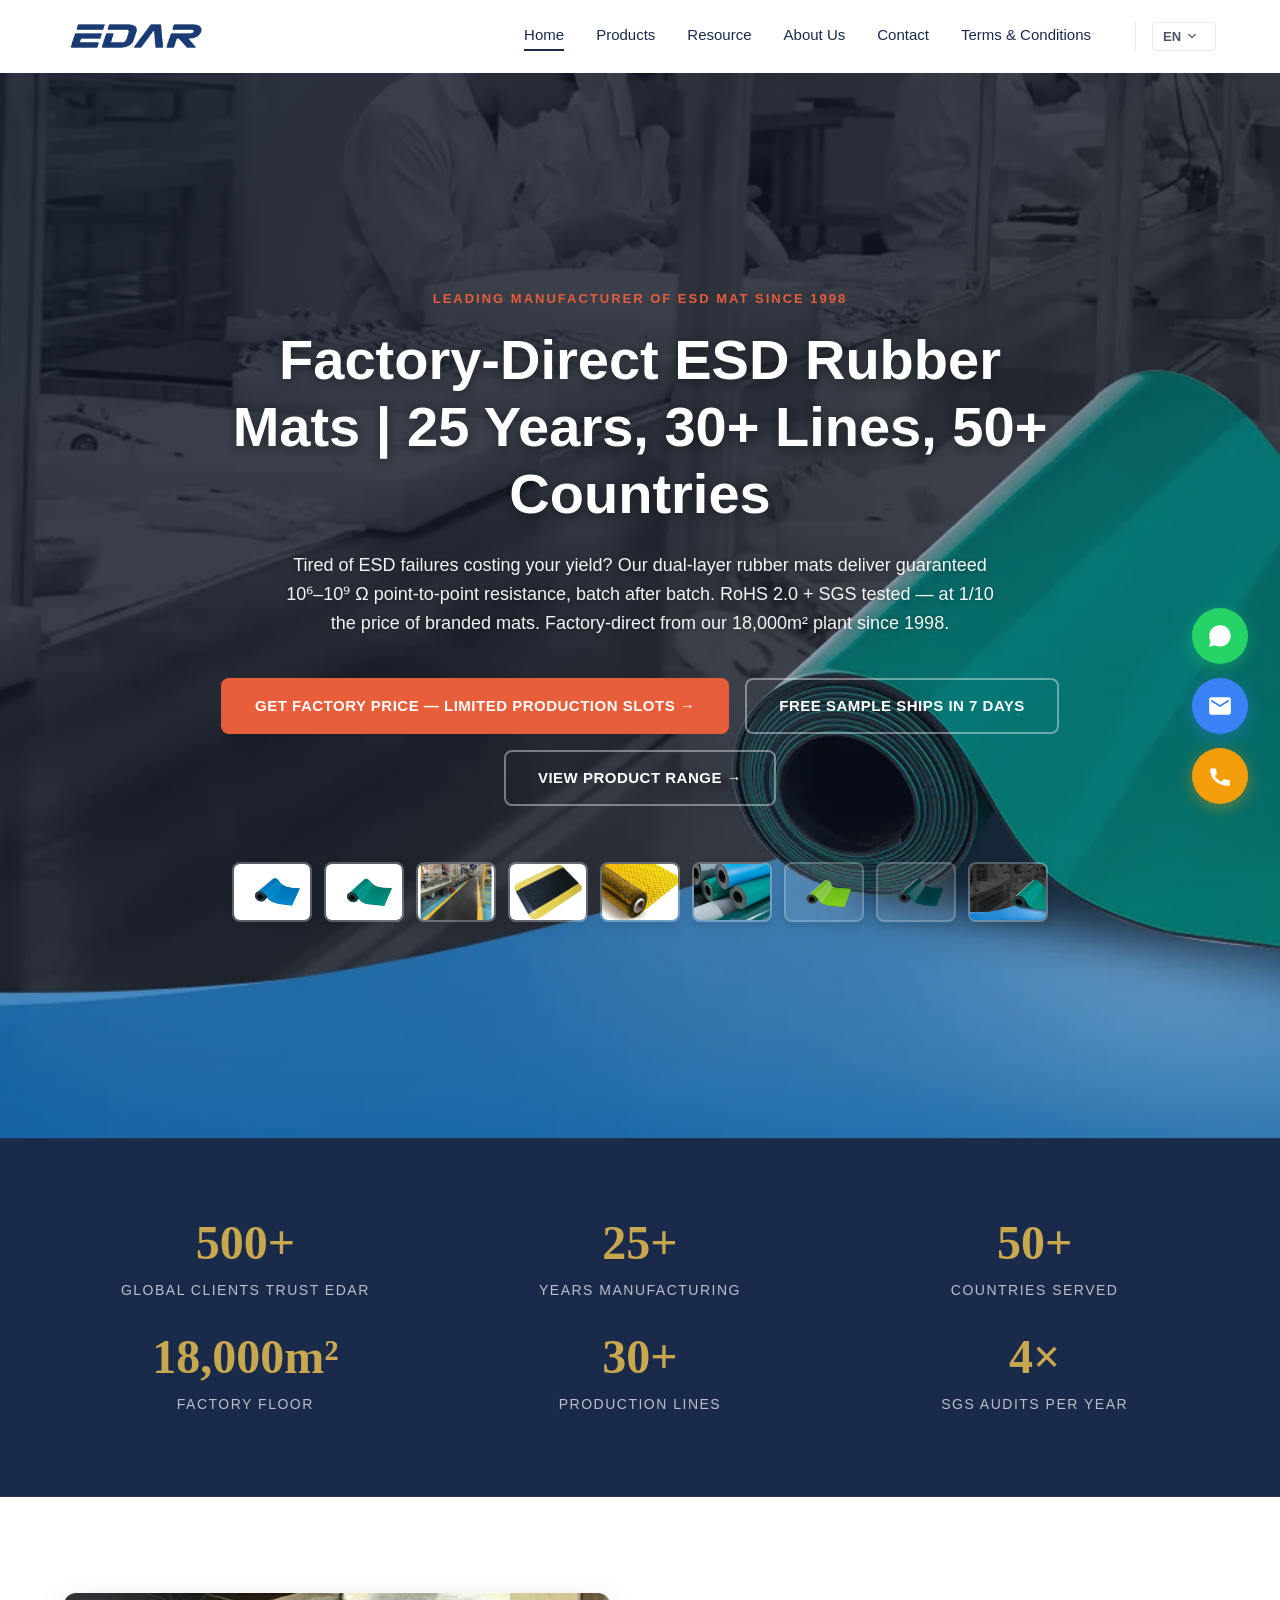
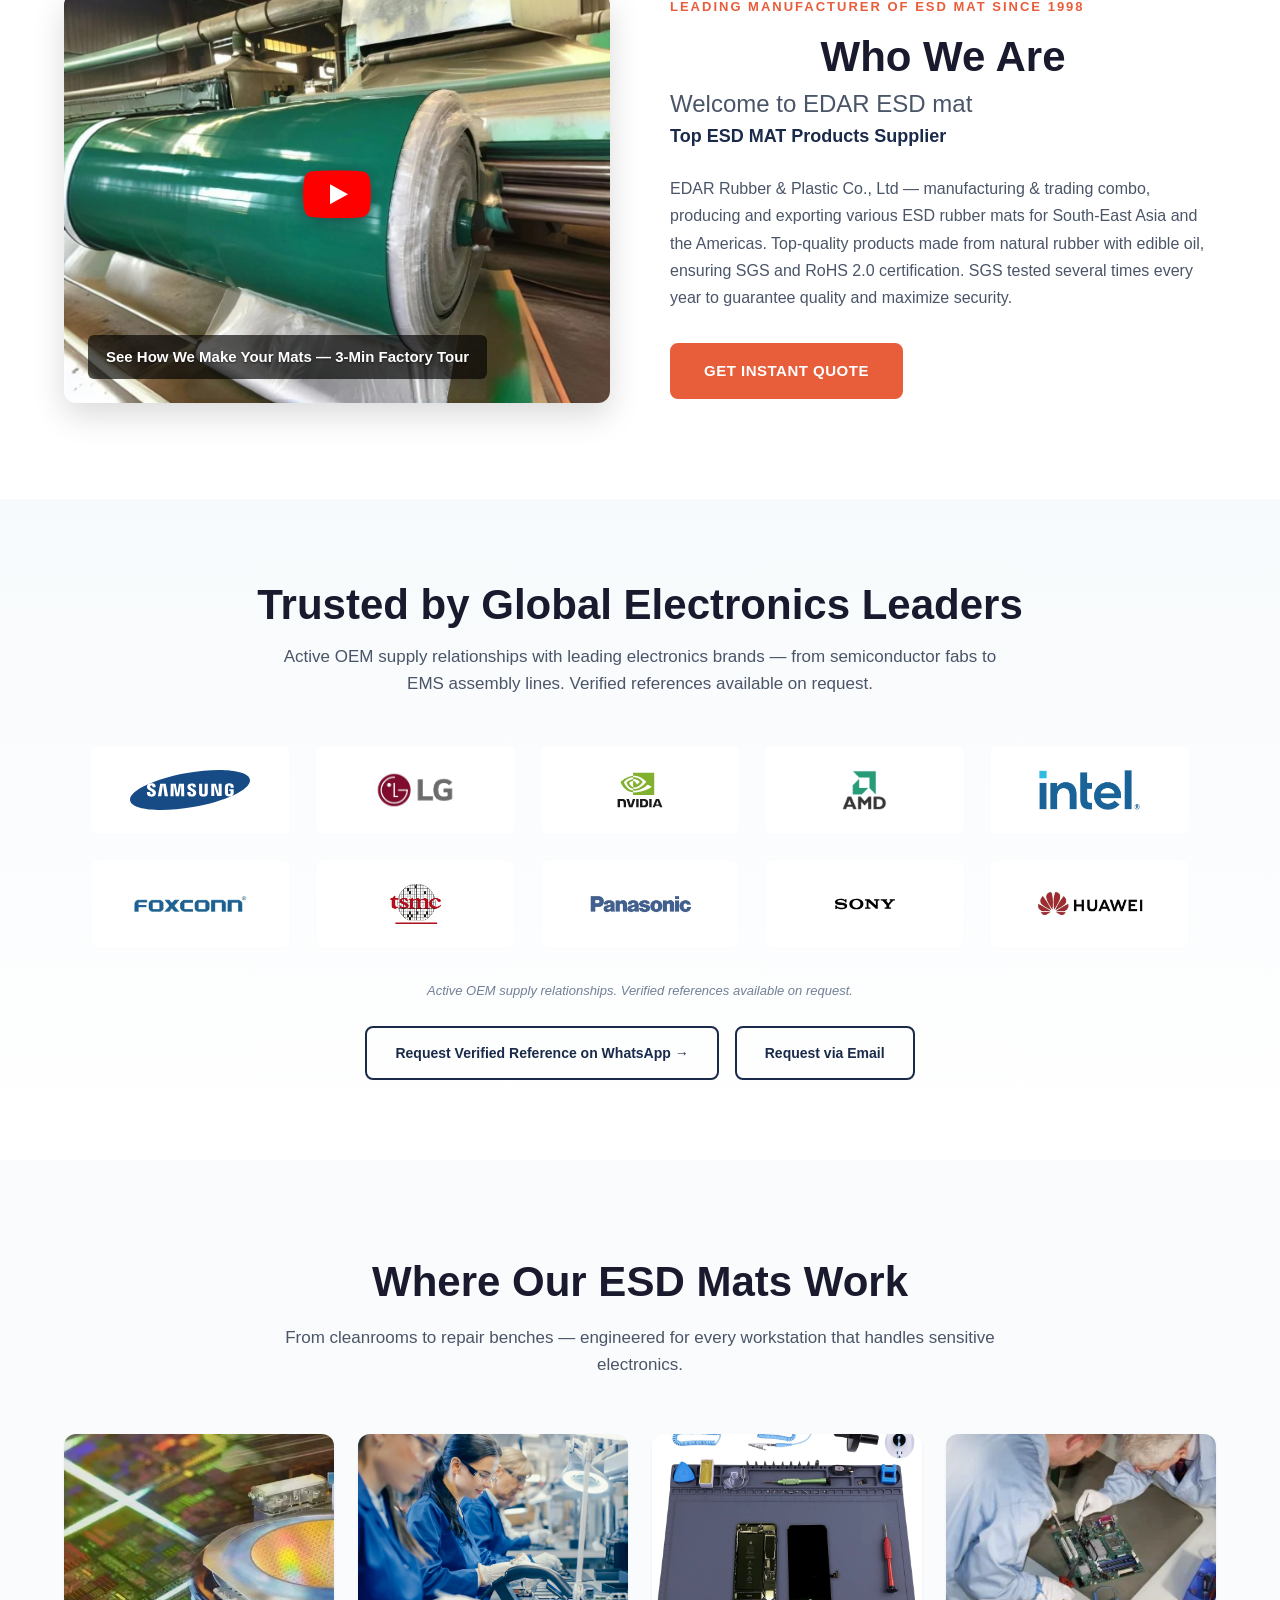
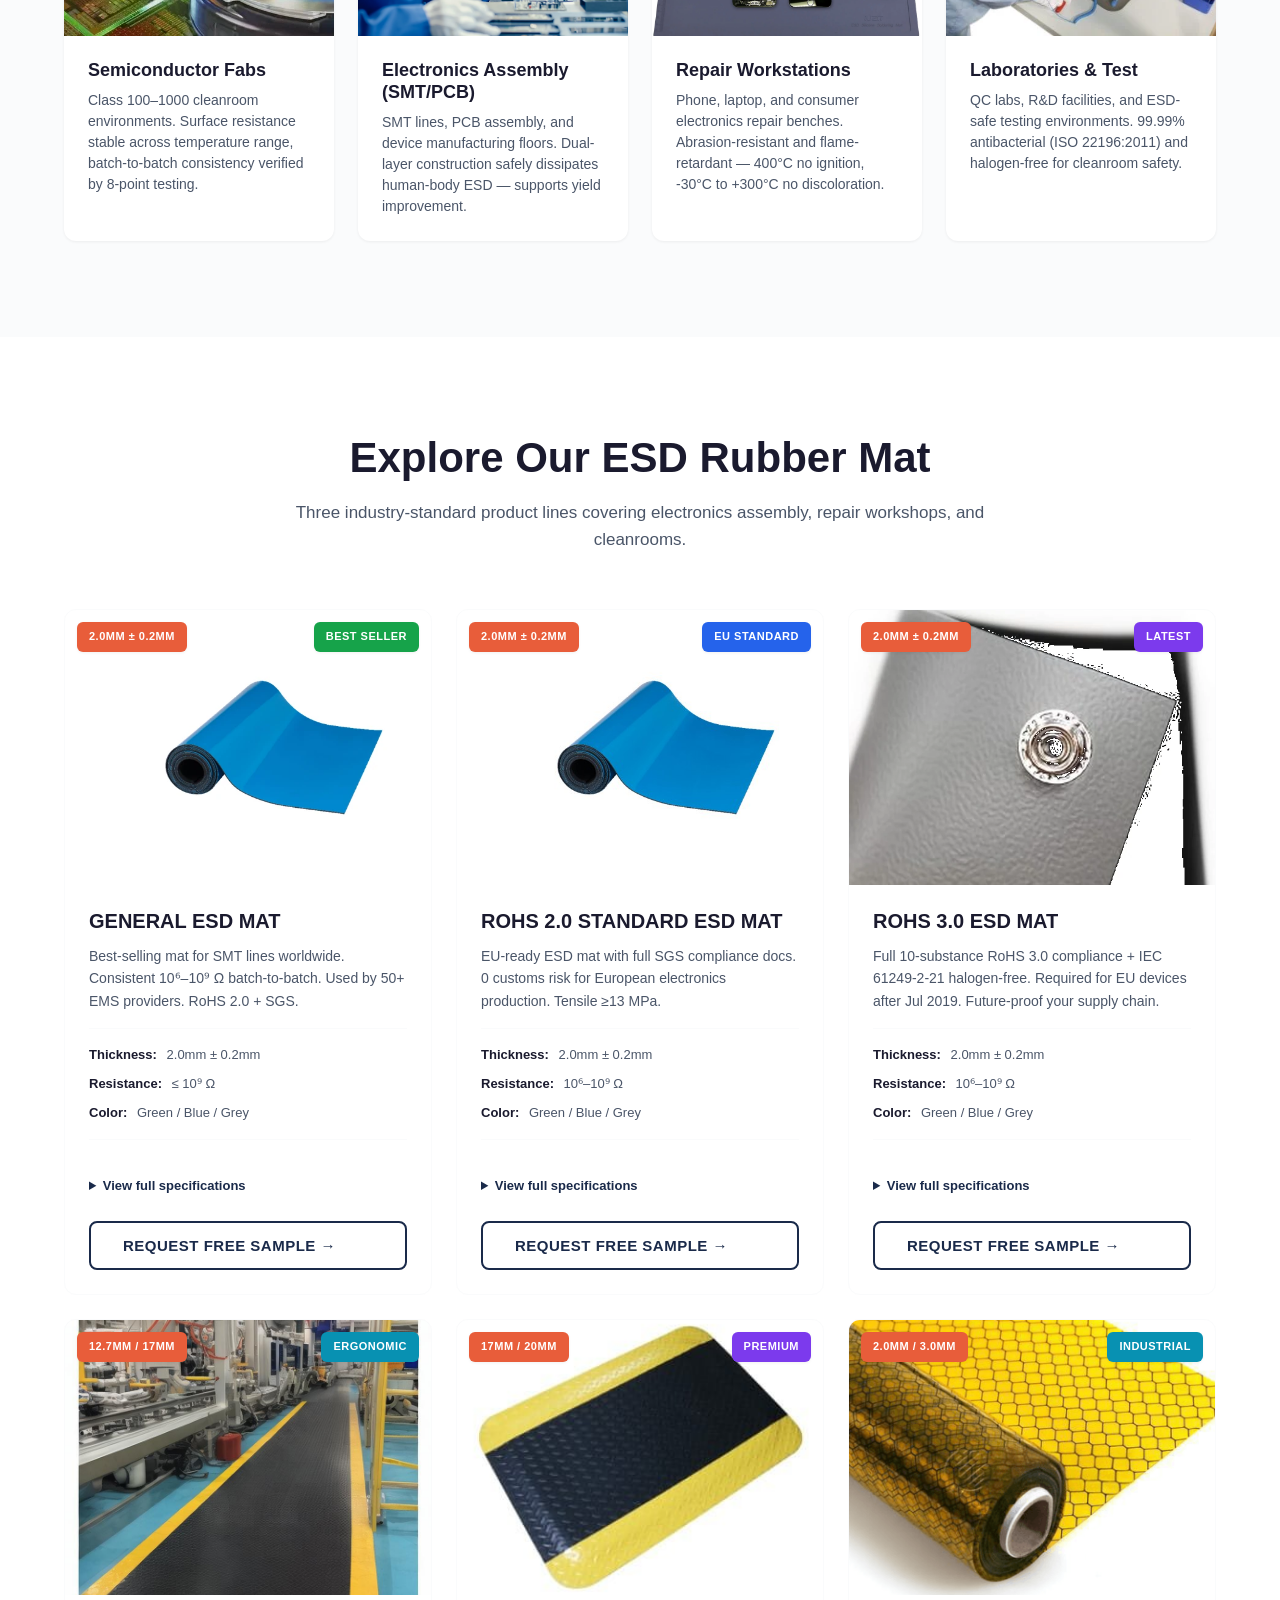
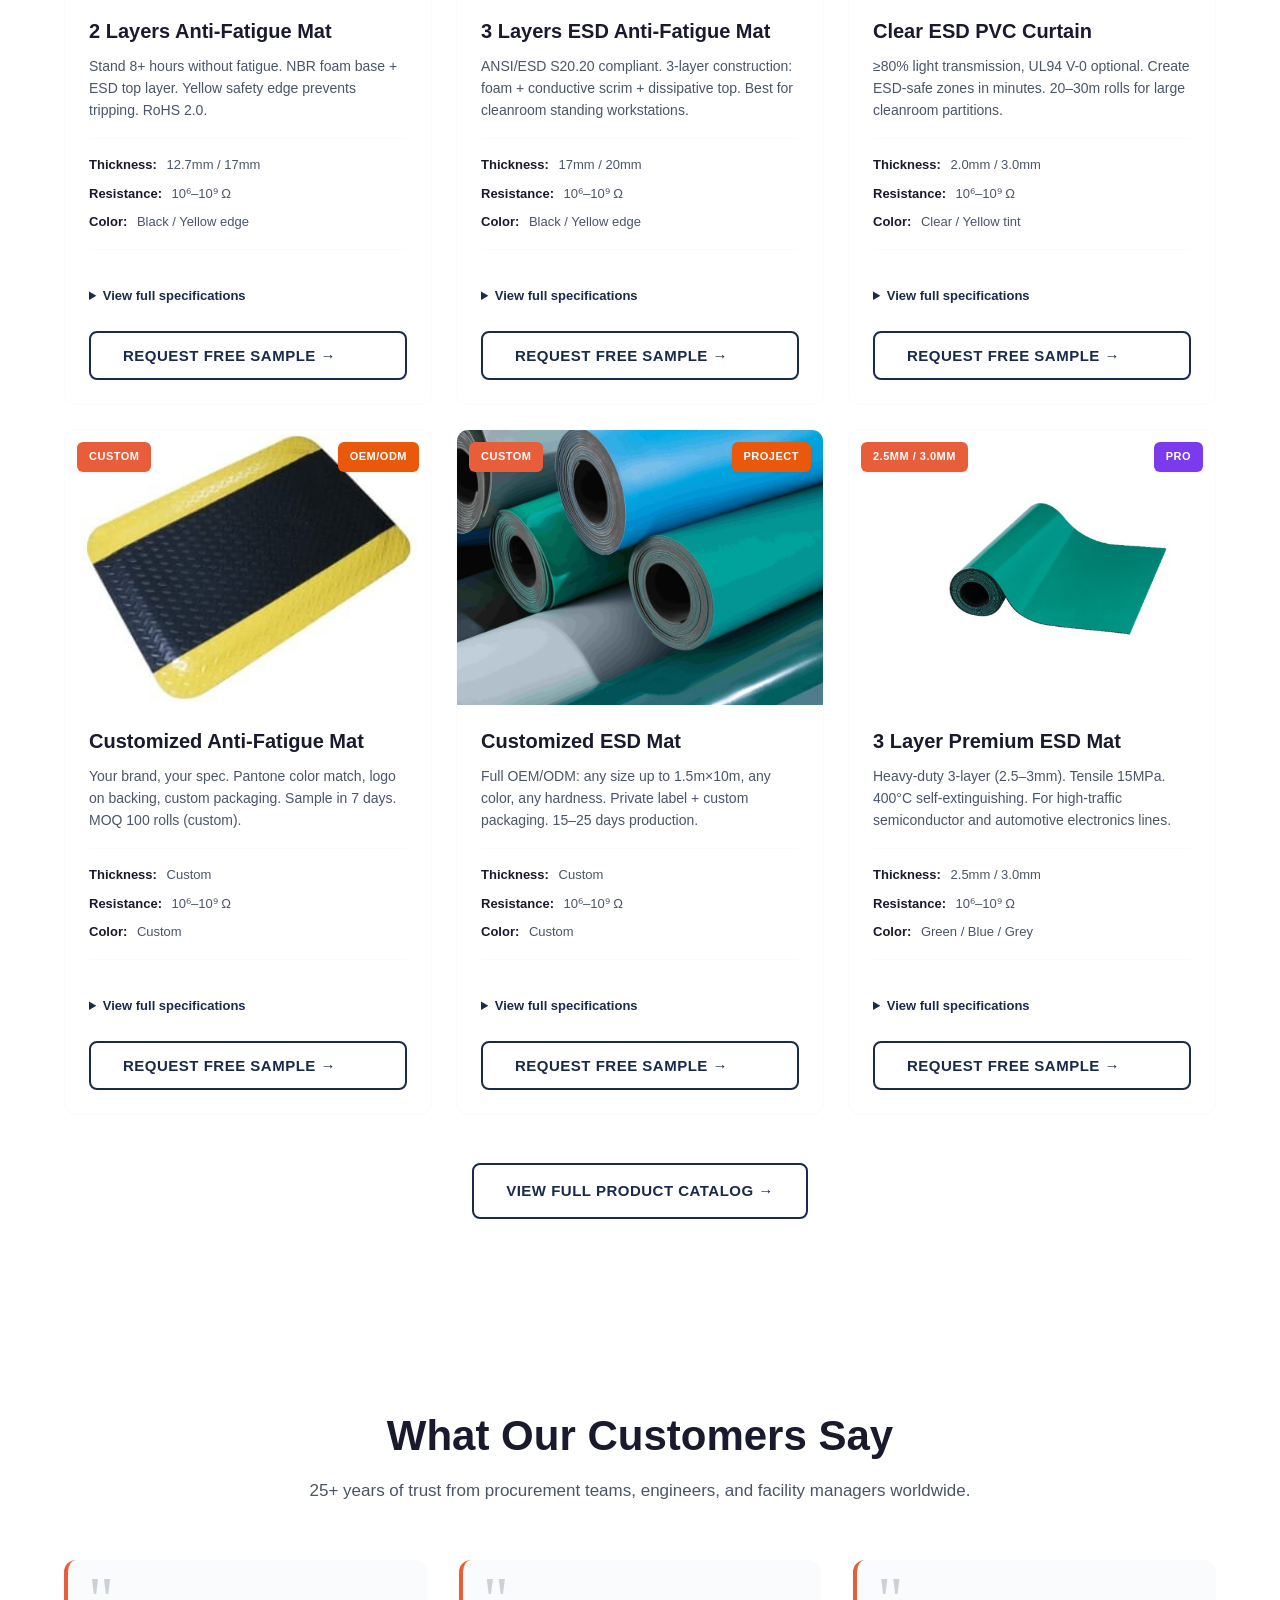
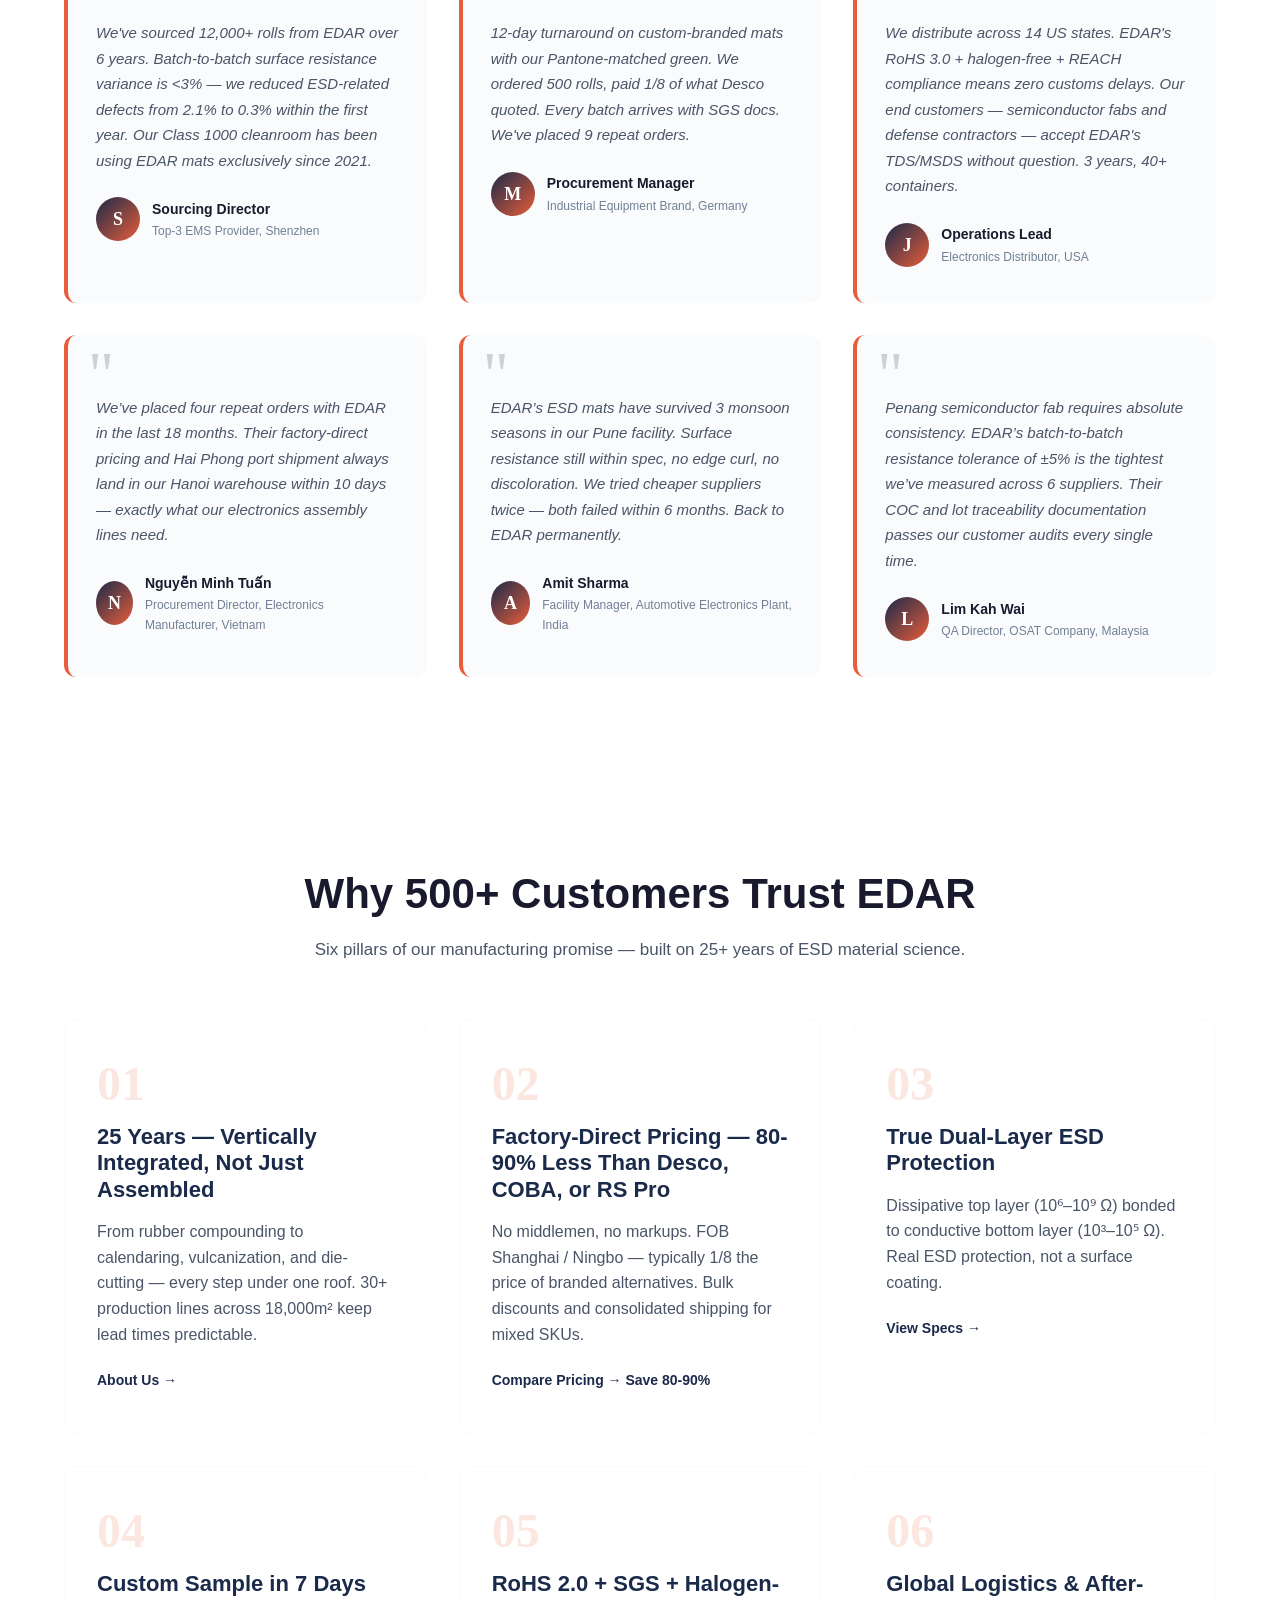
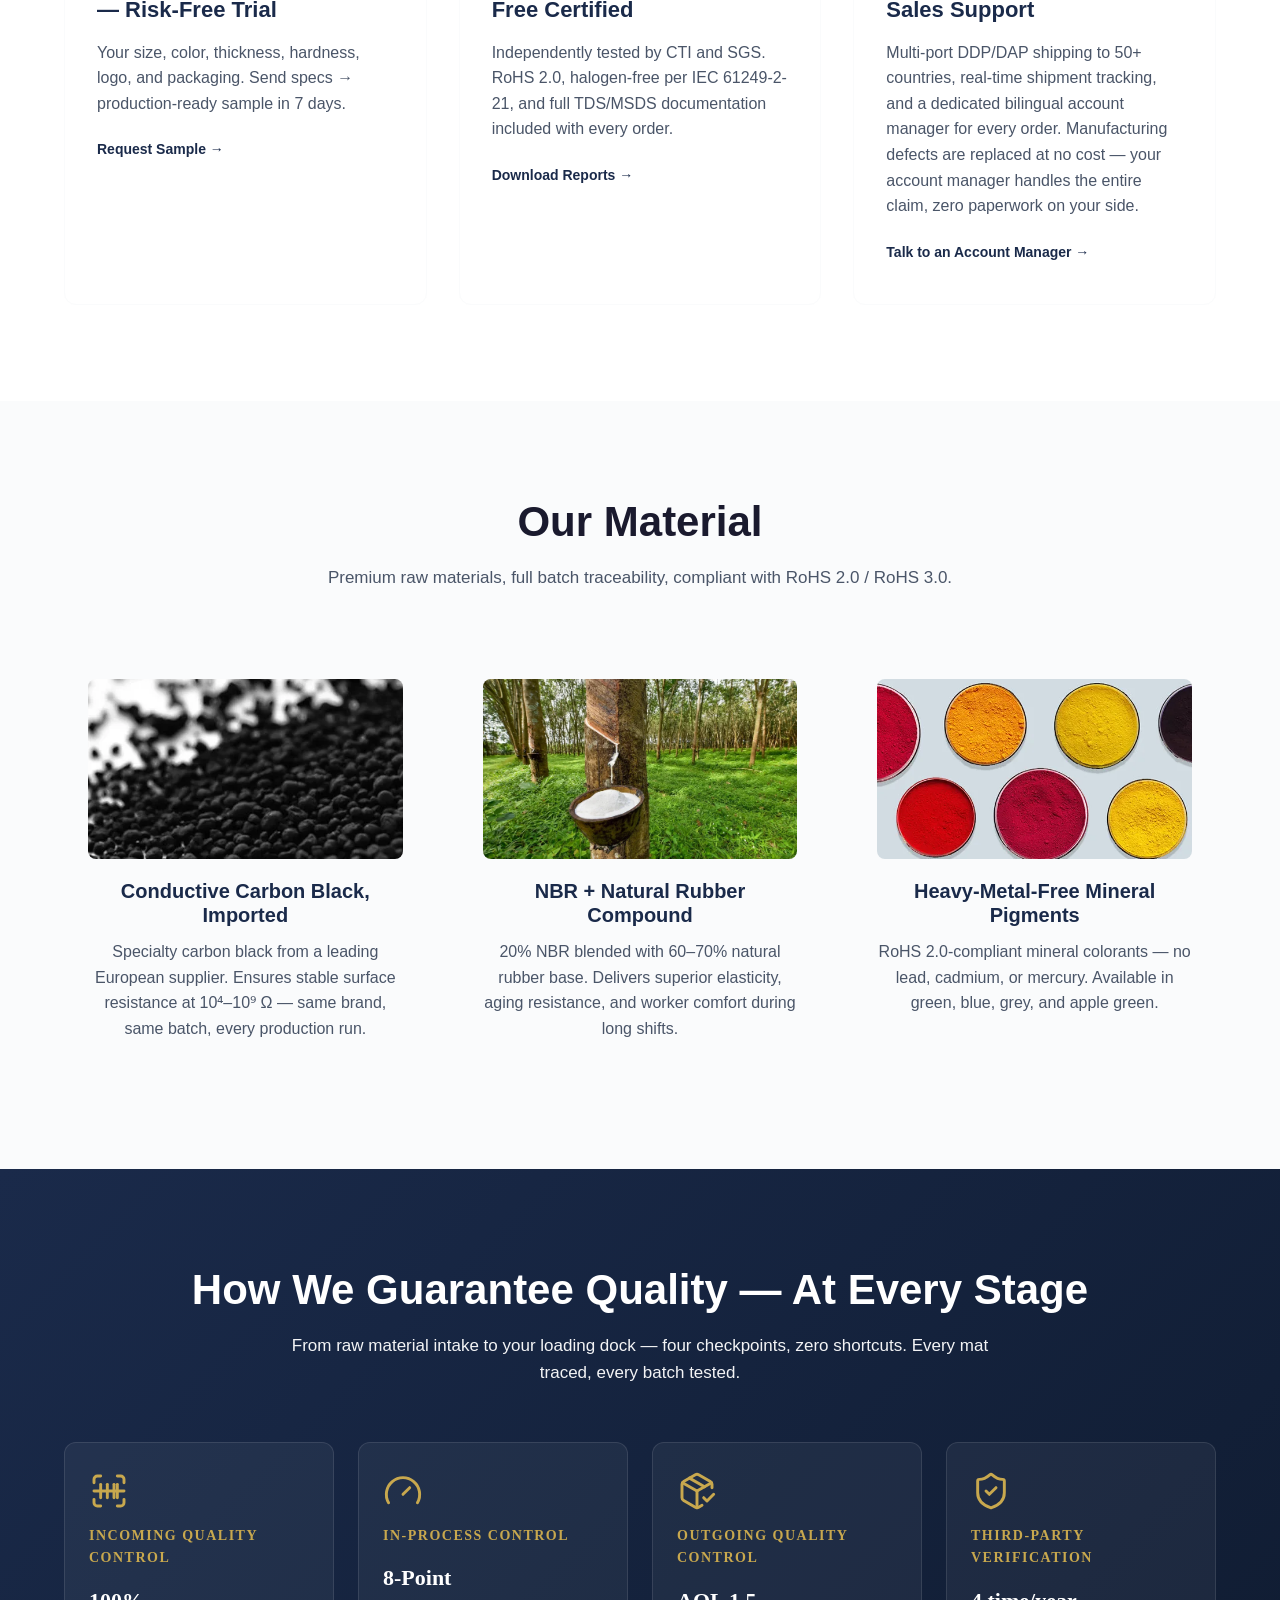
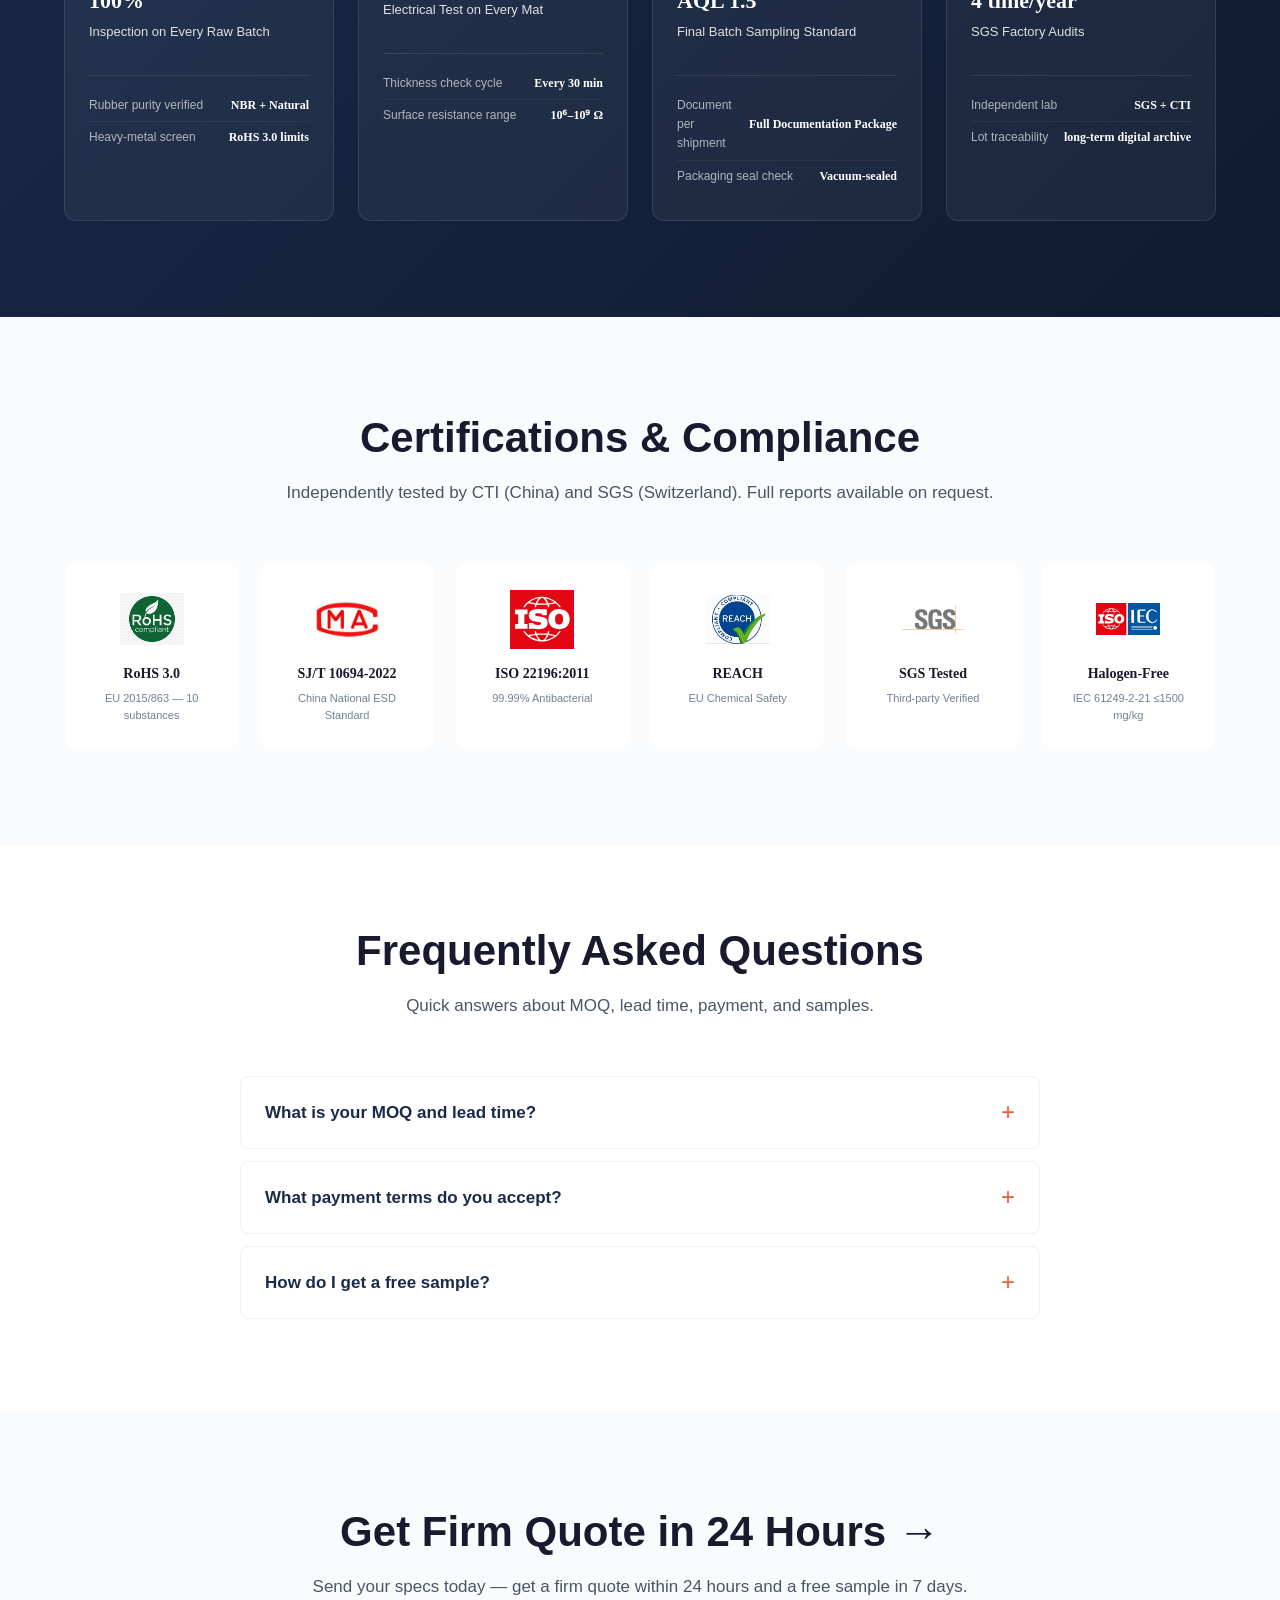
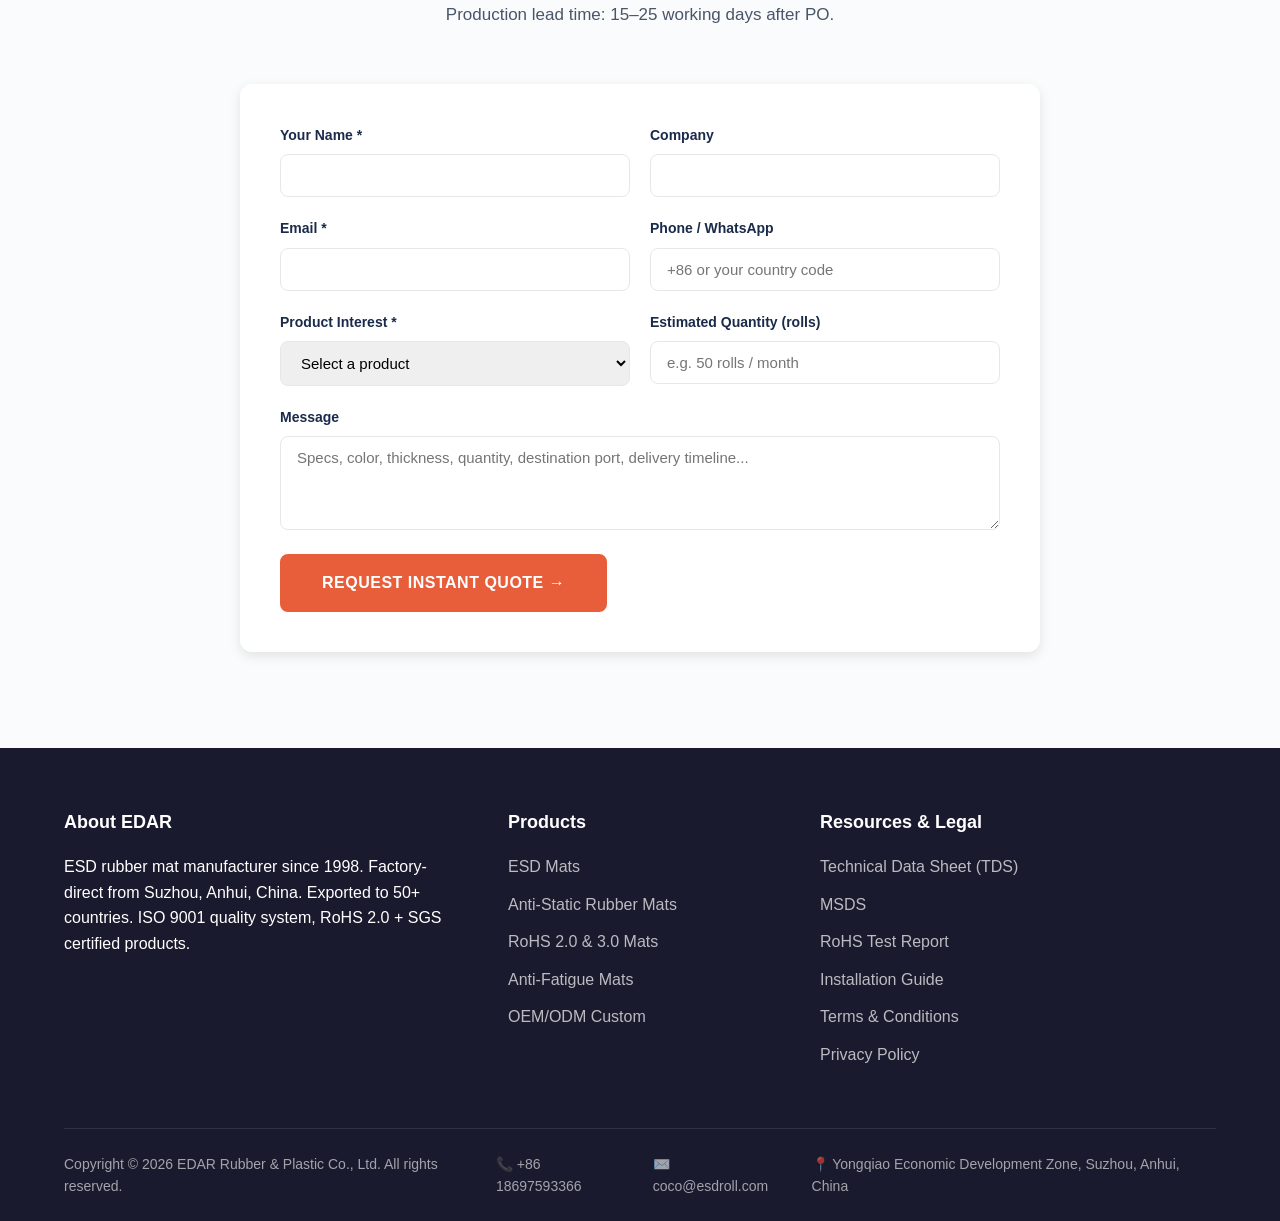
<file: index.html>
<!DOCTYPE html>
<html lang="en">
<head>
<meta charset="UTF-8">
<meta name="viewport" content="width=device-width, initial-scale=1.0">
<title>Factory-Direct ESD Rubber Mats | EDAR Manufacturer Since 1998</title>
<meta name="description" content="Dual-layer anti-static rubber mats, 10⁶–10⁹ Ω, RoHS 2.0 + SGS tested. Factory-direct pricing, exported to 50+ countries. Request free sample.">
<link rel="preload" as="image" href="assets/img/hero-factory.webp" fetchpriority="high">
<link rel="stylesheet" href="assets/css/style.css?v=25">
<link rel="icon" type="image/x-icon" href="assets/img/hero-factory.webp">
<script src="assets/js/i18n.js"></script>
<!-- Open Graph -->
<meta property="og:type" content="website">
<meta property="og:url" content="https://edar-esd.com/">
<meta property="og:title" content="EDAR — Factory-Direct ESD Rubber Mats Since 1998">
<meta property="og:description" content="Dual-layer ESD mats, 10⁶–10⁹ Ω, RoHS 2.0 + SGS. Factory pricing, 50+ countries.">
<meta property="og:image" content="https://edar-esd.com/assets/img/hero-factory.webp">
<!-- Twitter -->
<meta name="twitter:card" content="summary_large_image">
<meta name="twitter:title" content="EDAR — Factory-Direct ESD Rubber Mats Since 1998">
<meta name="twitter:description" content="Dual-layer ESD mats, 10⁶–10⁹ Ω, RoHS 2.0 + SGS. Factory pricing, 50+ countries.">
<meta name="twitter:image" content="https://edar-esd.com/assets/img/hero-factory.webp">

<!-- SEO: Canonical -->
<link rel="canonical" href="https://edar-esd.com/index.html">
<!-- SEO: Hreflang (EN/ZH only, x-default = EN) -->
<link rel="alternate" hreflang="en" href="https://edar-esd.com/index.html">
<link rel="alternate" hreflang="zh" href="https://edar-esd.com/index.html?lang=zh">
<link rel="alternate" hreflang="x-default" href="https://edar-esd.com/index.html">
<!-- SEO: Organization Schema -->
<script type="application/ld+json">
{
  "@context": "https://schema.org",
  "@type": "Organization",
  "name": "EDAR (Suzhou Yida Rubber & Plastic Technology Co., Ltd.)",
  "alternateName": "EDAR ESD Mat",
  "url": "https://edar-esd.com/",
  "logo": "https://edar-esd.com/assets/img/logo-light.png",
  "description": "Leading manufacturer of ESD rubber mats since 1998. Factory-direct pricing, RoHS 2.0/3.0 + SGS certified, exported to 50+ countries.",
  "foundingDate": "1998",
  "address": {
    "@type": "PostalAddress",
    "streetAddress": "Yongqiao Industrial Park",
    "addressLocality": "Suzhou",
    "addressRegion": "Anhui",
    "postalCode": "234000",
    "addressCountry": "CN"
  },
  "contactPoint": [
    {
      "@type": "ContactPoint",
      "telephone": "+86-18697593366",
      "contactType": "sales",
      "email": "coco@esdroll.com",
      "availableLanguage": [
        "English",
        "Chinese"
      ]
    }
  ],
  "sameAs": []
}
</script>

<!-- SEO: FAQPage Schema -->
<script type="application/ld+json">
{
  "@context": "https://schema.org",
  "@type": "FAQPage",
  "mainEntity": [
    {
      "@type": "Question",
      "name": "What is your MOQ and lead time?",
      "acceptedAnswer": {
        "@type": "Answer",
        "text": "Standard sizes: MOQ 50 rolls. Custom sizes/colors/logos: MOQ 100 rolls. No MOQ for samples. Sample lead time: 7 days. Production lead time: 15–25 working days after PO confirmation."
      }
    },
    {
      "@type": "Question",
      "name": "What payment terms do you accept?",
      "acceptedAnswer": {
        "@type": "Answer",
        "text": "T/T 30% deposit, 70% before shipment (standard). L/C at sight for established accounts. Western Union / PayPal for sample orders. FOB Shanghai/Ningbo or CIF/CNF/DDP to major ports."
      }
    },
    {
      "@type": "Question",
      "name": "How do I get a free sample?",
      "acceptedAnswer": {
        "@type": "Answer",
        "text": "Free sample with shipping at your cost (DHL/FedEx 3–5 days). Just tell us: thickness (1.6–5mm), color, dimensions, and your delivery address. We ship within 7 days of request."
      }
    }
  ]
}
</script>

</head>
<body>

<a href="#mainContent" class="skip-link"><span data-i18n="text_000_skip_to_main_content">Skip to main content</span></a>

<!-- Header -->
<header class="site-header" id="siteHeader">
  <div class="container header-inner">
    <a href="index.html" class="logo logo-img" aria-label="EDAR home"><img src="assets/img/logo-dark.png" alt="EDAR" height="36"></a>
    <nav class="main-nav" id="mainNav" aria-label="Main navigation">
      <ul>
        <li><a href="index.html" class="active" aria-current="page" data-i18n="nav.home">Home</a></li>
        <li><a href="products.html" data-i18n="nav.products">Products</a></li>
        <li><a href="resource.html" data-i18n="nav.resource">Resource</a></li>
        <li><a href="about.html" data-i18n="nav.about">About Us</a></li>
        <li><a href="contact.html" data-i18n="nav.contact">Contact</a></li>
        <li><a href="terms.html" data-i18n="nav.terms">Terms & Conditions</a></li>
        <li class="lang-switcher">
          <button class="lang-btn" id="langToggle" aria-label="Language" aria-haspopup="true" aria-expanded="false">
            <span class="lang-current"><span data-i18n="text_009_en">EN</span></span>
            <svg class="lang-chevron" viewBox="0 0 12 12" width="10" height="10" aria-hidden="true">
              <path d="M2 4l4 4 4-4" stroke="currentColor" stroke-width="1.5" fill="none" stroke-linecap="round" stroke-linejoin="round"/>
            </svg>
          </button>
          <ul class="lang-dropdown" id="langDropdown" role="menu">
            <li role="none"><button role="menuitem" data-lang-switch="en"><span data-i18n="text_010_english">🇺🇸 English</span></button></li>
            <li role="none"><button role="menuitem" data-lang-switch="zh"><span data-i18n="text_011_text_11">🇨🇳 中文</span></button></li>
          </ul>
        </li>
      </ul>
    </nav>
    <button class="menu-toggle" id="menuToggle" aria-label="Menu" aria-expanded="false">
      <span></span><span></span><span></span>
    </button>
  </div>
</header>

<main id="mainContent">

<!-- Hero -->
<section class="hero">
  <div class="hero-video">
    <img src="assets/img/hero-factory.webp" alt="EDAR ESD Rubber Mat Factory Production Line" class="hero-image" width="1920" height="1080" decoding="async">
    <div class="hero-overlay"></div>
  </div>
  <div class="container hero-content">
    <p class="eyebrow" data-i18n="hero.eyebrow">LEADING MANUFACTURER OF ESD MAT SINCE 1998</p>
    <h1 data-i18n="hero.title">Factory-Direct ESD Rubber Mats | 25 Years, 30+ Lines, 50+ Countries</h1>
    <p class="hero-sub" data-i18n="hero.sub">Dual-layer ESD mat, point-to-point resistance 10⁶–10⁹ Ω, thickness 1.6–5mm. RoHS 2.0 + SGS tested — at 1/10 the price of branded alternatives.</p>
    <div class="hero-cta">
      <a href="contact.html" class="btn btn-primary" data-i18n="hero.cta_quote">Request Instant Quote →</a>
      <a href="contact.html?type=sample" class="btn btn-ghost" data-i18n="hero.cta_sample">Get Free Sample</a>
      <a href="products.html" class="btn btn-ghost" data-i18n="hero.cta_view">View Product Range →</a>
    </div>
    <div class="hero-thumbs" aria-label="Featured products">
      <img src="assets/img/products/2-layer-esd-mat.jpg" alt="2-layer anti-static ESD mat" class="hero-thumb" width="80" height="60" loading="lazy" decoding="async">
      <img src="assets/img/products/3-layer-esd-mat.jpg" alt="3-layer premium ESD mat" class="hero-thumb" width="80" height="60" loading="lazy" decoding="async">
      <img src="assets/img/products/2-layer-anti-fatigue.jpg" alt="2-layer anti-fatigue mat" class="hero-thumb" width="80" height="60" loading="lazy" decoding="async">
      <img src="assets/img/products/3-layer-anti-fatigue.jpg" alt="3-layer ESD anti-fatigue mat" class="hero-thumb" width="80" height="60" loading="lazy" decoding="async">
      <img src="assets/img/products/esd-pvc-curtain.jpg" alt="Clear ESD PVC curtain" class="hero-thumb" width="80" height="60" loading="lazy" decoding="async">
      <img src="assets/img/products/customized-mat.jpg" alt="Customized ESD mat" class="hero-thumb" width="80" height="60" loading="lazy" decoding="async">
      <img src="assets/img/product esd mat (1).png" alt="Green ESD rubber mat" class="hero-thumb" width="80" height="60" loading="lazy" decoding="async">
      <img src="assets/img/product esd mat (2).png" alt="Blue ESD rubber mat" class="hero-thumb" width="80" height="60" loading="lazy" decoding="async">
      <img src="assets/img/hero-factory.webp" alt="ESD mat in use at workstation" class="hero-thumb" width="80" height="60" loading="lazy" decoding="async">
    </div>
  </div>
</section>

<!-- Stats Bar -->
<section class="stats-bar">
  <div class="container">
    <div class="stats-grid">
      <div class="stat-item">
        <div class="stat-num">500+</div>
        <div class="stat-label">Global Clients Trust EDAR</div>
      </div>
      <div class="stat-item">
        <div class="stat-num">25+</div>
        <div class="stat-label">Years Manufacturing</div>
      </div>
      <div class="stat-item">
        <div class="stat-num">50+</div>
        <div class="stat-label">Countries Served</div>
      </div>
      <div class="stat-item">
        <div class="stat-num">18,000m²</div>
        <div class="stat-label">Factory Floor</div>
      </div>
      <div class="stat-item">
        <div class="stat-num">30+</div>
        <div class="stat-label">Production Lines</div>
      </div>
      <div class="stat-item">
        <div class="stat-num">4&#215;</div>
        <div class="stat-label">SGS Audits Per Year</div>
      </div>
    </div>
  </div>
</section>

<!-- Who We Are (Video Module) -->
<section class="who-we-are">
  <div class="container">
    <div class="who-grid">
      <div class="who-video">
        <div class="video-lightbox" id="videoLightbox" data-youtube-id="J0IBSOVev3w" role="button" tabindex="0" aria-label="Play factory video">
          <img src="assets/img/video-cover.webp" alt="EDAR ESD mat production line" class="video-cover" loading="lazy">
          <div class="video-play-btn">
            <svg viewBox="0 0 68 48" width="68" height="48" aria-hidden="true">
              <path d="M66.52 7.74c-.78-2.93-2.49-5.41-5.42-6.19C55.79.13 34 0 34 0S12.21.13 6.9 1.55c-2.93.78-4.63 3.26-5.42 6.19C.06 13.05 0 24 0 24s.06 10.95 1.48 16.26c.78 2.93 2.49 5.41 5.42 6.19C12.21 47.87 34 48 34 48s21.79-.13 27.1-1.55c.93-.78 4.64-3.26 5.42-6.19C67.94 34.95 68 24 68 24s-.06-10.95-1.48-16.26z" fill="#f00"/>
              <path d="M45 24 27 14v20" fill="#fff"/>
            </svg>
          </div>
          <span class="video-overlay-text" data-i18n="who.overlay">See How We Make Your Mats — 3-Min Factory Tour</span>
        </div>
      </div>
      <div class="who-content">
        <p class="eyebrow" data-i18n="who.eyebrow">LEADING MANUFACTURE OF ESD MAT SINCE 1998</p>
        <h2 class="section-title" data-i18n="who.title">Who We Are</h2>
        <h3 class="who-subtitle" data-i18n="who.subtitle">Welcome to EDAR ESD mat</h3>
        <p class="who-tagline" data-i18n="who.tagline">Top ESD MAT Products Supplier</p>
        <p class="who-desc" data-i18n="who.desc">EDAR Rubber & Plastic Co., Ltd — manufacturing &amp; trading combo, producing and exporting various ESD rubber mats for South-East Asia and the Americas. Top-quality products made from natural rubber with edible oil, ensuring SGS and RoHS 2.0 certification. SGS tested several times every year to guarantee quality and maximize security.</p>
        <a href="contact.html" class="btn btn-primary" data-i18n="who.cta">GET INSTANT QUOTE</a>
      </div>
    </div>
  </div>
</section>

<!-- Our Users -->
<section class="our-users">
  <div class="container">
    <h2 class="section-title" data-i18n="users.title">Trusted by Global Electronics Leaders</h2>
    <p class="section-sub" data-i18n="users.sub">From semiconductor fabs to EMS assembly lines — our ESD mats protect hundreds of thousands of workstations daily.</p>
    <div class="users-grid">
      <div class="user-logo" title="Samsung"><img src="assets/users/samsung.svg?v=3" alt="Samsung" loading="lazy"></div>
      <div class="user-logo" title="LG"><img src="assets/users/LG.webp" alt="LG" loading="lazy"></div>
      <div class="user-logo logo-large" title="NVIDIA"><img src="assets/users/nvidia.svg?v=2" alt="NVIDIA" loading="lazy"></div>
      <div class="user-logo" title="AMD"><img src="assets/users/amd.png.webp?v=2" alt="AMD" loading="lazy"></div>
      <div class="user-logo" title="Intel"><img src="assets/users/Intel-logo-2022.png.webp?v=5" alt="Intel" loading="lazy"></div>
      <div class="user-logo" title="Foxconn"><img src="assets/users/foxconn.webp" alt="Foxconn" loading="lazy"></div>
      <div class="user-logo" title="TSMC"><img src="assets/users/tsmc.webp" alt="TSMC" loading="lazy"></div>
      <div class="user-logo" title="Panasonic"><img src="assets/users/panasonic.webp" alt="Panasonic" loading="lazy"></div>
      <div class="user-logo logo-large" title="Sony"><img src="assets/users/sony.svg?v=2" alt="Sony" loading="lazy"></div>
      <div class="user-logo" title="Huawei"><img src="assets/users/huawei.webp" alt="Huawei" loading="lazy"></div>
    </div>
    <p class="users-note"><span data-i18n="text_026_logos_shown_for_illustration_r">Logos shown for illustration. Real case studies & references available on request.</span></p>
    <div class="users-cta">
      <a href="https://wa.me/8618697593366?text=Hi%20EDAR%2C%20I%27d%20like%20to%20add%20my%20company%20to%20your%20verified%20customer%20reference%20list.%20Please%20share%20case%20studies%20in%20my%20industry%20(semiconductor%2FEMS%2Frepair%2Flab)." class="btn btn-outline" target="_blank" rel="noopener"><span data-i18n="text_027_request_verified_reference_on">Request Verified Reference on WhatsApp →</span></a>
      <a href="mailto:coco@esdroll.com?subject=Request%20to%20be%20added%20as%20verified%20customer%20reference&body=Hi%20EDAR%2C%0A%0AI%27d%20like%20to%20add%20my%20company%20to%20your%20verified%20customer%20reference%20list.%0A%0ACompany%3A%0AIndustry%3A%20(semiconductor%20%2F%20EMS%20%2F%20repair%20%2F%20lab%20%2F%20other)%0ACountry%3A%0AEstimated%20monthly%20quantity%3A%0A%0AThanks" class="btn btn-ghost-dark"><span data-i18n="text_028_request_via_email">Request via Email</span></a>
    </div>
  </div>
</section>

<!-- Industry Applications -->
<section class="applications">
  <div class="container">
    <h2 class="section-title"><span data-i18n="text_029_where_our_esd_mats_work">Where Our ESD Mats Work</span></h2>
    <p class="section-sub"><span data-i18n="text_030_from_cleanrooms_to_repair_benc">From cleanrooms to repair benches — engineered for every workstation that handles sensitive electronics.</span></p>
    <div class="apps-grid">
      <article class="app-card">
        <div class="app-img"><img src="assets/img/app-semiconductor.webp" alt="Semiconductor cleanroom with ESD mat" loading="lazy" width="800" height="342"></div>
        <div class="app-body">
          <h3><span data-i18n="text_031_semiconductor_fabs">Semiconductor Fabs</span></h3>
          <p><span data-i18n="text_032_class_100_1000_cleanroom_envir">Class 100–1000 cleanroom environments. Surface resistance stable across temperature range, batch-to-batch consistency verified by 8-point testing.</span></p>
        </div>
      </article>
      <article class="app-card">
        <div class="app-img"><img src="assets/img/app-electronics.webp" alt="Electronics assembly line with ESD workstations" loading="lazy" width="1920" height="1086"></div>
        <div class="app-body">
          <h3><span data-i18n="text_033_electronics_assembly_smt_pcb">Electronics Assembly (SMT/PCB)</span></h3>
          <p><span data-i18n="text_034_smt_lines_pcb_assembly_and_dev">SMT lines, PCB assembly, and device manufacturing floors. Dual-layer construction safely dissipates human-body ESD — supports yield improvement.</span></p>
        </div>
      </article>
      <article class="app-card">
        <div class="app-img"><img src="assets/img/app-repair.webp" alt="Phone repair workstation with ESD mat" loading="lazy" width="1700" height="1700"></div>
        <div class="app-body">
          <h3><span data-i18n="text_035_repair_workstations">Repair Workstations</span></h3>
          <p><span data-i18n="text_036_phone_laptop_and_consumer_elec">Phone, laptop, and consumer electronics repair benches. Abrasion-resistant and flame-retardant — 400°C no ignition, -30°C to +300°C no discoloration.</span></p>
        </div>
      </article>
      <article class="app-card">
        <div class="app-img"><img src="assets/img/app-laboratory.webp" alt="Laboratory with ESD-safe testing environment" loading="lazy" width="360" height="240"></div>
        <div class="app-body">
          <h3><span data-i18n="text_037_laboratories_test">Laboratories & Test</span></h3>
          <p><span data-i18n="text_038_qc_labs_r_d_facilities_and_esd">QC labs, R&D facilities, and ESD-safe testing environments. 99.99% antibacterial (ISO 22196:2011) and halogen-free for cleanroom safety.</span></p>
        </div>
      </article>
    </div>
  </div>
</section>

<!-- Product Highlights (moved up — right after Industry Apps) -->
<section class="products-highlight" id="productsSection">
  <div class="container">
    <h2 class="section-title"><span data-i18n="text_061_explore_our_esd_rubber_mat">Explore Our ESD Rubber Mat</span></h2>
    <p class="section-sub"><span data-i18n="text_062_three_industry_standard_produc">Three industry-standard product lines covering electronics assembly, repair workshops, and cleanrooms.</span></p>
    <div class="grid-3 product-cards" id="productHighlights"></div>
    <div class="all-products-link">
      <a href="products.html" class="btn btn-outline" data-i18n="view_full_catalog">View Full Product Catalog →</a>
    </div>
  </div>
</section>

<!-- Testimonials -->
<section class="testimonials">
  <div class="container">
    <h2 class="section-title"><span data-i18n="text_039_what_our_customers_say">What Our Customers Say</span></h2>
    <p class="section-sub"><span data-i18n="text_040_25_years_of_trust_from_procure">25+ years of trust from procurement teams, engineers, and facility managers worldwide.</span></p>
    <div class="testimonials-grid">
      <article class="testimonial-card">
        <div class="testimonial-quote">"</div>
        <p class="testimonial-text"><span data-i18n="text_041_we_ve_been_sourcing_from_edar">We've been sourcing from EDAR for 6 years. The surface resistance consistency is what we value most — batch after batch, their mats meet our Class 1000 cleanroom specs without exception.</span></p>
        <div class="testimonial-author">
          <div class="testimonial-avatar">S</div>
          <div>
            <div class="testimonial-name">Sourcing Director</div>
            <div class="testimonial-role">Top-3 EMS Provider, Shenzhen</div>
          </div>
        </div>
      </article>
      <article class="testimonial-card">
        <div class="testimonial-quote">"</div>
        <p class="testimonial-text"><span data-i18n="text_042_custom_thickness_custom_color">Custom thickness, custom color, custom logo — EDAR delivered our branded mats in 12 days. No other supplier could match that turnaround at our price point.</span></p>
        <div class="testimonial-author">
          <div class="testimonial-avatar">M</div>
          <div>
            <div class="testimonial-name">Procurement Manager</div>
            <div class="testimonial-role">Industrial Equipment Brand, Germany</div>
          </div>
        </div>
      </article>
      <article class="testimonial-card">
        <div class="testimonial-quote">"</div>
        <p class="testimonial-text"><span data-i18n="text_043_rohs_3_0_certification_full_td">ROHS 3.0 certification, full TDS/MSDS documentation, and direct factory pricing. EDAR is the only supplier that ticks all three boxes for our North American market.</span></p>
        <div class="testimonial-author">
          <div class="testimonial-avatar">J</div>
          <div>
            <div class="testimonial-name">Operations Lead</div>
            <div class="testimonial-role">Electronics Distributor, USA</div>
          </div>
        </div>
      </article>
      <article class="testimonial-card">
        <div class="testimonial-quote">"</div>
        <p class="testimonial-text"><span data-i18n="text_044_vietnam_repeat_order">We&rsquo;ve placed four repeat orders with EDAR in the last 18 months. Their factory-direct pricing and Hai Phong port shipment always land in our Hanoi warehouse within 10 days — exactly what our electronics assembly lines need.</span></p>
        <div class="testimonial-author">
          <div class="testimonial-avatar">N</div>
          <div>
            <div class="testimonial-name">Nguy&#7877;n Minh Tu&#7845;n</div>
            <div class="testimonial-role">Procurement Director, Electronics Manufacturer, Vietnam</div>
          </div>
        </div>
      </article>
      <article class="testimonial-card">
        <div class="testimonial-quote">"</div>
        <p class="testimonial-text"><span data-i18n="text_045_india_reliability">EDAR&rsquo;s ESD mats have survived 3 monsoon seasons in our Pune facility. Surface resistance still within spec, no edge curl, no discoloration. We tried cheaper suppliers twice &mdash; both failed within 6 months. Back to EDAR permanently.</span></p>
        <div class="testimonial-author">
          <div class="testimonial-avatar">A</div>
          <div>
            <div class="testimonial-name">Amit Sharma</div>
            <div class="testimonial-role">Facility Manager, Automotive Electronics Plant, India</div>
          </div>
        </div>
      </article>
      <article class="testimonial-card">
        <div class="testimonial-quote">"</div>
        <p class="testimonial-text"><span data-i18n="text_046_malaysia_semiconductor">Penang semiconductor fab requires absolute consistency. EDAR&rsquo;s batch-to-batch resistance tolerance of &plusmn;5% is the tightest we&rsquo;ve measured across 6 suppliers. Their COC and lot traceability documentation passes our customer audits every single time.</span></p>
        <div class="testimonial-author">
          <div class="testimonial-avatar">L</div>
          <div>
            <div class="testimonial-name">Lim Kah Wai</div>
            <div class="testimonial-role">QA Director, OSAT Company, Malaysia</div>
          </div>
        </div>
      </article>
    </div>
  </div>
</section>

<!-- Why Us -->
<section class="why-us">
  <div class="container">
    <h2 class="section-title"><span data-i18n="text_044_why_500_customers_trust_edar">Why 500+ Customers Trust EDAR</span></h2>
    <p class="section-sub"><span data-i18n="text_045_six_pillars_of_our_manufactur">Six pillars of our manufacturing promise &mdash; built on 25+ years of ESD material science.</span></p>
    <div class="grid-3">
      <article class="feature-card">
        <div class="feature-num">01</div>
        <h3><span data-i18n="text_046_25_years_in_house_manufacturin">25 Years, In-House Manufacturing</span></h3>
        <p><span data-i18n="text_047_from_rubber_compounding_to_cal">From rubber compounding to calendaring, vulcanization, and die-cutting — every step under one roof. 30+ production lines across 18,000m² keep lead times predictable.</span></p>
        <a href="about.html" class="link-arrow"><span data-i18n="text_048_about_us">About Us →</span></a>
      </article>
      <article class="feature-card">
        <div class="feature-num">02</div>
        <h3><span data-i18n="text_049_factory_direct_pricing_1_10_of">Factory-Direct Pricing — 1/10 of Brand Cost</span></h3>
        <p><span data-i18n="text_050_no_middlemen_no_markups_fob_sh">No middlemen, no markups. FOB Shanghai / Ningbo terms, bulk discounts, and consolidated shipping for mixed SKUs.</span></p>
        <a href="contact.html" class="link-arrow"><span data-i18n="text_051_request_quote">Request Quote →</span></a>
      </article>
      <article class="feature-card">
        <div class="feature-num">03</div>
        <h3><span data-i18n="text_052_true_dual_layer_esd_protection">True Dual-Layer ESD Protection</span></h3>
        <p><span data-i18n="text_053_dissipative_top_layer_10_10_bo">Dissipative top layer (10⁶–10⁹ Ω) bonded to conductive bottom layer (10³–10⁵ Ω). Real ESD protection, not a surface coating.</span></p>
        <a href="resource.html" class="link-arrow"><span data-i18n="text_054_view_specs">View Specs →</span></a>
      </article>
      <article class="feature-card">
        <div class="feature-num">04</div>
        <h3><span data-i18n="text_055_custom_samples_in_7_days">Custom Samples in 7 Days</span></h3>
        <p><span data-i18n="text_056_your_size_color_thickness_hard">Your size, color, thickness, hardness, logo, and packaging. Send specs → production-ready sample in 7 days.</span></p>
        <a href="contact.html?type=sample" class="link-arrow"><span data-i18n="text_057_request_sample">Request Sample →</span></a>
      </article>
      <article class="feature-card">
        <div class="feature-num">05</div>
        <h3><span data-i18n="text_058_rohs_2_0_sgs_halogen_free_cert">RoHS 2.0 + SGS + Halogen-Free Certified</span></h3>
        <p><span data-i18n="text_059_independently_tested_by_cti_an">Independently tested by CTI and SGS. RoHS 2.0, halogen-free per IEC 61249-2-21, and full TDS/MSDS documentation included with every order.</span></p>
        <a href="resource.html" class="link-arrow"><span data-i18n="text_060_download_reports">Download Reports →</span></a>
      </article>
      <article class="feature-card">
        <div class="feature-num">06</div>
        <h3><span data-i18n="text_061_global_logistics_after_sales">Global Logistics &amp; After-Sales Support</span></h3>
        <p><span data-i18n="text_062_multi_port_ddp_dap_shipping_to_5">Multi-port DDP/DAP shipping to 50+ countries, real-time shipment tracking, and a dedicated bilingual account manager for every order. Manufacturing defects are replaced at no cost &mdash; your account manager handles the entire claim, zero paperwork on your side.</span></p>
        <a href="contact.html" class="link-arrow"><span data-i18n="text_063_talk_to_account_manager">Talk to an Account Manager &rarr;</span></a>
      </article>
    </div>
  </div>
</section>


<!-- Material -->
<section class="material">
  <div class="container">
    <h2 class="section-title"><span data-i18n="text_065_our_material">Our Material</span></h2>
    <p class="section-sub"><span data-i18n="text_066_premium_raw_materials_full_bat">Premium raw materials, full batch traceability, compliant with RoHS 2.0 / RoHS 3.0.</span></p>
    <div class="grid-3">
      <article class="material-card">
        <div class="material-img"><img src="assets/img/raw_carbon.jpg.webp?v=3" alt="Conductive carbon black, imported" loading="lazy" width="320" height="180"></div>
        <h3><span data-i18n="text_067_conductive_carbon_black_import">Conductive Carbon Black, Imported</span></h3>
        <p><span data-i18n="text_068_specialty_carbon_black_from_a">Specialty carbon black from a leading European supplier. Ensures stable surface resistance at 10⁴–10⁹ Ω — same brand, same batch, every production run.</span></p>
      </article>
      <article class="material-card">
        <div class="material-img"><img src="assets/img/raw_rubber.jpg.webp?v=3" alt="Natural rubber latex harvested from rubber tree plantation" loading="lazy" width="320" height="180"></div>
        <h3><span data-i18n="text_069_nbr_natural_rubber_compound">NBR + Natural Rubber Compound</span></h3>
        <p><span data-i18n="text_070_20_nbr_blended_with_60_70_natu">20% NBR blended with 60–70% natural rubber base. Delivers superior elasticity, aging resistance, and worker comfort during long shifts.</span></p>
      </article>
      <article class="material-card">
        <div class="material-img"><img src="assets/img/mineral_pigment.jpg.webp?v=3" alt="Heavy-metal-free mineral pigments in 9 colors" loading="lazy" width="320" height="180"></div>
        <h3><span data-i18n="text_071_heavy_metal_free_mineral_pigme">Heavy-Metal-Free Mineral Pigments</span></h3>
        <p><span data-i18n="text_072_rohs_2_0_compliant_mineral_col">RoHS 2.0-compliant mineral colorants — no lead, cadmium, or mercury. Available in green, blue, grey, and apple green.</span></p>
      </article>
    </div>
  </div>
</section>

<!-- Specs Strip -->
<section class="specs-strip">
  <div class="container">
    <h2 class="section-title light"><span data-i18n="text_073_qc_philosophy_title">How We Guarantee Quality &mdash; At Every Stage</span></h2>
    <p class="section-sub light"><span data-i18n="text_074_qc_philosophy_sub">From raw material intake to your loading dock &mdash; four checkpoints, zero shortcuts. Every mat traced, every batch tested.</span></p>
    <div class="specs-grid" id="specsGrid"></div>
  </div>
</section>

<!-- Certifications -->
<section class="certifications">
  <div class="container">
    <h2 class="section-title"><span data-i18n="text_075_certifications_compliance">Certifications & Compliance</span></h2>
    <p class="section-sub"><span data-i18n="text_076_independently_tested_by_cti_ch">Independently tested by CTI (China) and SGS (Switzerland). Full reports available on request.</span></p>
    <div class="cert-grid">
      <div class="cert-badge">
        <div class="cert-icon"><img src="assets/cert/rohs.webp" alt="RoHS 3.0 Compliant" loading="lazy" width="250" height="202"></div>
        <div class="cert-name">RoHS 3.0</div>
        <div class="cert-desc">EU 2015/863 — 10 substances</div>
      </div>
      <div class="cert-badge">
        <div class="cert-icon"><img src="assets/cert/sjt.webp" alt="SJ/T 10694-2022 China National Standard" loading="lazy" width="298" height="181"></div>
        <div class="cert-name">SJ/T 10694-2022</div>
        <div class="cert-desc">China National ESD Standard</div>
      </div>
      <div class="cert-badge">
        <div class="cert-icon"><img src="assets/cert/iso-red.svg" alt="ISO 22196:2011" loading="lazy"></div>
        <div class="cert-name">ISO 22196:2011</div>
        <div class="cert-desc">99.99% Antibacterial</div>
      </div>
      <div class="cert-badge">
        <div class="cert-icon"><img src="assets/cert/reach.webp" alt="REACH Compliant" loading="lazy" width="495" height="380"></div>
        <div class="cert-name">REACH</div>
        <div class="cert-desc">EU Chemical Safety</div>
      </div>
      <div class="cert-badge">
        <div class="cert-icon"><img src="assets/cert/sgs.svg" alt="SGS Tested" loading="lazy"></div>
        <div class="cert-name">SGS Tested</div>
        <div class="cert-desc">Third-party Verified</div>
      </div>
      <div class="cert-badge">
        <div class="cert-icon"><img src="assets/cert/iso-iec.svg" alt="IEC 61249-2-21" loading="lazy"></div>
        <div class="cert-name">Halogen-Free</div>
        <div class="cert-desc">IEC 61249-2-21 ≤1500 mg/kg</div>
      </div>
    </div>
  </div>
</section>

<!-- FAQ -->
<section class="faq">
  <div class="container">
    <h2 class="section-title" data-i18n="faq.title">Frequently Asked Questions</h2>
    <p class="section-sub" data-i18n="faq.sub">Quick answers about MOQ, lead time, payment, and samples.</p>
    <div class="faq-list">
      <details class="faq-item">
        <summary data-i18n="faq.q1">What is your MOQ and lead time?</summary>
        <p data-i18n="faq.a1">Standard sizes: MOQ 50 rolls. Custom sizes/colors/logos: MOQ 100 rolls. No MOQ for samples. Sample lead time: 7 days. Production lead time: 15–25 working days after PO confirmation.</p>
      </details>
      <details class="faq-item">
        <summary data-i18n="faq.q2">What payment terms do you accept?</summary>
        <p data-i18n="faq.a2">T/T 30% deposit, 70% before shipment (standard). L/C at sight for established accounts. Western Union / PayPal for sample orders. FOB Shanghai/Ningbo or CIF/CNF/DDP to major ports.</p>
      </details>
      <details class="faq-item">
        <summary data-i18n="faq.q3">How do I get a free sample?</summary>
        <p data-i18n="faq.a3">Free sample with shipping at your cost (DHL/FedEx 3–5 days). Just tell us: thickness (1.6–5mm), color, dimensions, and your delivery address. We ship within 7 days of request.</p>
      </details>
    </div>
  </div>
</section>

<!-- Quote Form -->
<section class="quote-form" id="quoteForm">
  <div class="container">
    <h2 class="section-title"><span data-i18n="text_077_request_a_free_quote">Request a Free Quote</span></h2>
    <p class="section-sub" data-i18n="quote.urgency">Send your specs today — get a firm quote within 24 hours and a free sample in 7 days. Production lead time: 15–25 working days after PO.</p>
    <form class="form" action="https://formsubmit.co/coco@esdroll.com" method="POST" enctype="multipart/form-data" onsubmit="return handleQuoteSubmit(this);" novalidate>
      <input type="hidden" name="_subject" value="New ESD Mat Quote Request (esdroll.com)">
      <input type="hidden" name="_template" value="table">
      <input type="hidden" name="_captcha" value="false">
      <input type="hidden" name="_next" value="https://esdroll.com/thank-you.html">
      <input type="text" name="_honey" style="display:none">
      <div class="form-row">
        <div class="form-group">
          <label for="qf-name"><span data-i18n="text_079_your_name">Your Name *</span></label>
          <input type="text" id="qf-name" name="name" required autocomplete="name">
        </div>
        <div class="form-group">
          <label for="qf-company"><span data-i18n="text_080_company">Company</span></label>
          <input type="text" id="qf-company" name="company" autocomplete="organization">
        </div>
      </div>
      <div class="form-row">
        <div class="form-group">
          <label for="qf-email"><span data-i18n="text_081_email">Email *</span></label>
          <input type="email" id="qf-email" name="email" required autocomplete="email">
        </div>
        <div class="form-group">
          <label for="qf-phone"><span data-i18n="text_082_phone_whatsapp">Phone / WhatsApp</span></label>
          <input type="tel" id="qf-phone" name="phone" placeholder="+86 or your country code" autocomplete="tel">
        </div>
      </div>
      <div class="form-row">
        <div class="form-group">
          <label for="qf-product"><span data-i18n="text_083_product_interest">Product Interest *</span></label>
          <select id="qf-product" name="product" required>
            <option value=""><span data-i18n="text_084_select_a_product">Select a product</span></option>
            <option><span data-i18n="text_085_general_esd_mat">General ESD Mat</span></option>
            <option><span data-i18n="text_086_rohs_2_0_standard_esd_mat">RoHS 2.0 Standard ESD Mat</span></option>
            <option><span data-i18n="text_087_rohs_3_0_esd_mat">RoHS 3.0 ESD Mat</span></option>
            <option><span data-i18n="text_088_2_layer_anti_fatigue_mat">2-Layer Anti-Fatigue Mat</span></option>
            <option><span data-i18n="text_089_3_layer_esd_anti_fatigue_mat">3-Layer ESD Anti-Fatigue Mat</span></option>
            <option><span data-i18n="text_090_custom_anti_fatigue_mat">Custom Anti-Fatigue Mat</span></option>
          </select>
        </div>
        <div class="form-group">
          <label for="qf-quantity"><span data-i18n="text_091_estimated_quantity_rolls">Estimated Quantity (rolls)</span></label>
          <input type="text" id="qf-quantity" name="quantity" placeholder="e.g. 50 rolls / month">
        </div>
      </div>
      <div class="form-group full">
        <label for="qf-message"><span data-i18n="text_092_message">Message</span></label>
        <textarea id="qf-message" name="message" rows="4" placeholder="Specs, color, thickness, quantity, destination port, delivery timeline..."></textarea>
      </div>
      <button type="submit" class="btn btn-primary btn-lg" id="qf-submit"><span data-i18n="text_093_request_instant_quote">Request Instant Quote →</span></button>
    </form>
  </div>
</section>

<!-- Footer -->
<footer class="site-footer">
  <div class="container">
    <div class="footer-grid">
      <div>
        <h3><span data-i18n="text_094_about_edar">About EDAR</span></h3>
        <p><span data-i18n="text_095_esd_rubber_mat_manufacturer_si">ESD rubber mat manufacturer since 1998. Factory-direct from Suzhou, Anhui, China. Exported to 50+ countries. ISO 9001 quality system, RoHS 2.0 + SGS certified products.</span></p>
      </div>
      <div>
        <h3><span data-i18n="text_096_products">Products</span></h3>
        <ul class="footer-links">
          <li><a href="products.html"><span data-i18n="text_097_esd_mats">ESD Mats</span></a></li>
          <li><a href="products.html"><span data-i18n="text_098_anti_static_rubber_mats">Anti-Static Rubber Mats</span></a></li>
          <li><a href="products.html"><span data-i18n="text_099_rohs_2_0_3_0_mats">RoHS 2.0 & 3.0 Mats</span></a></li>
          <li><a href="products.html"><span data-i18n="text_100_anti_fatigue_mats">Anti-Fatigue Mats</span></a></li>
          <li><a href="products.html"><span data-i18n="text_101_oem_odm_custom">OEM/ODM Custom</span></a></li>
        </ul>
      </div>
      <div>
        <h3><span data-i18n="text_102_resources_legal">Resources & Legal</span></h3>
        <ul class="footer-links">
          <li><a href="resource.html"><span data-i18n="text_103_technical_data_sheet_tds">Technical Data Sheet (TDS)</span></a></li>
          <li><a href="resource.html"><span data-i18n="text_104_msds">MSDS</span></a></li>
          <li><a href="resource.html"><span data-i18n="text_105_rohs_test_report">RoHS Test Report</span></a></li>
          <li><a href="resource.html"><span data-i18n="text_106_installation_guide">Installation Guide</span></a></li>
          <li><a href="terms.html"><span data-i18n="text_107_terms_conditions">Terms & Conditions</span></a></li>
          <li><a href="terms.html#privacy"><span data-i18n="text_108_privacy_policy">Privacy Policy</span></a></li>
        </ul>
      </div>
    </div>
    <div class="footer-bottom">
      <p><span data-i18n="text_109_copyright_2026_edar_rubber_pla">Copyright © 2026 Suzhou Yida Rubber & Plastic Technology Co., Ltd. (宿州市亿达橡塑科技有限公司) All rights reserved.</span></p>
      <ul>
        <li>📞 <a href="tel:+8618697593366"><span data-i18n="text_110_86_18697593366">+86 18697593366</span></a></li>
        <li>✉️ <a href="mailto:coco@esdroll.com"><span data-i18n="text_111_sales_edar_esd_com">coco@esdroll.com</span></a></li>
        <li><span data-i18n="text_112_suzhou_jiangsu_china">📍 Suzhou, Jiangsu, China</span></li>
      </ul>
    </div>
  </div>
</footer>

</main>

<!-- WhatsApp Floating Button -->
<!-- Floating contact buttons (WhatsApp / Email / Phone) -->
<div class="wa-fab-stack" aria-label="Contact us">
  <a href="https://wa.me/8618697593366" class="wa-fab wa-whatsapp" target="_blank" rel="noopener" aria-label="Chat on WhatsApp">
    <span class="wa-fab-label">WhatsApp</span>
    <svg xmlns="http://www.w3.org/2000/svg" viewBox="0 0 24 24" aria-hidden="true"><path d="M17.5 14.4c-.3-.1-1.7-.8-2-.9-.3-.1-.5-.1-.7.2s-.8.9-1 1.1c-.2.2-.4.2-.7.1-1.8-.9-3-1.6-4.2-3.6-.3-.6.3-.5.9-1.7.1-.2.1-.4 0-.5-.1-.1-.7-1.6-.9-2.2-.2-.6-.5-.5-.7-.5h-.6c-.2 0-.5.1-.8.4-.3.3-1 1-1 2.5 0 1.5 1 2.9 1.2 3.1.1.2 2 3 4.8 4.2 1.8.7 2.5.8 3.4.7.5-.1 1.7-.7 2-1.4.2-.7.2-1.2.2-1.4-.1-.2-.3-.2-.6-.4zM12 2C6.5 2 2 6.5 2 12c0 1.8.5 3.5 1.3 5L2 22l5.2-1.4c1.4.8 3 1.2 4.7 1.2 5.5 0 10-4.5 10-10S17.5 2 12 2z"/></svg>
  </a>
  <a href="https://mail.google.com/mail/?view=cm&to=coco%40esdroll.com&su=Inquiry%20from%20esdroll.com" target="_blank" rel="noopener" class="wa-fab wa-email" target="_blank" rel="noopener" aria-label="Email us">
    <span class="wa-fab-label">Email</span>
    <svg xmlns="http://www.w3.org/2000/svg" viewBox="0 0 24 24" aria-hidden="true"><path d="M20 4H4c-1.1 0-2 .9-2 2v12c0 1.1.9 2 2 2h16c1.1 0 2-.9 2-2V6c0-1.1-.9-2-2-2zm0 4-8 5-8-5V6l8 5 8-5v2z"/></svg>
  </a>
  <a href="tel:+8618697593366" class="wa-fab wa-phone" aria-label="Call us">
    <span class="wa-fab-label">Phone</span>
    <svg xmlns="http://www.w3.org/2000/svg" viewBox="0 0 24 24" aria-hidden="true"><path d="M6.6 10.8c1.4 2.8 3.8 5.1 6.6 6.6l2.2-2.2c.3-.3.7-.4 1-.2 1.1.4 2.3.6 3.6.6.6 0 1 .4 1 1V20c0 .6-.4 1-1 1C9.6 21 3 14.4 3 6c0-.6.4-1 1-1h3.5c.6 0 1 .4 1 1 0 1.3.2 2.5.6 3.6.1.4 0 .7-.2 1l-2.3 2.2z"/></svg>
  </a>
</div>


<script src="assets/js/main.js?v=8"></script>

<!-- Back to top button -->
<button class="back-to-top" id="backToTop" aria-label="Back to top">↑</button>

</body>
</html>
</file>
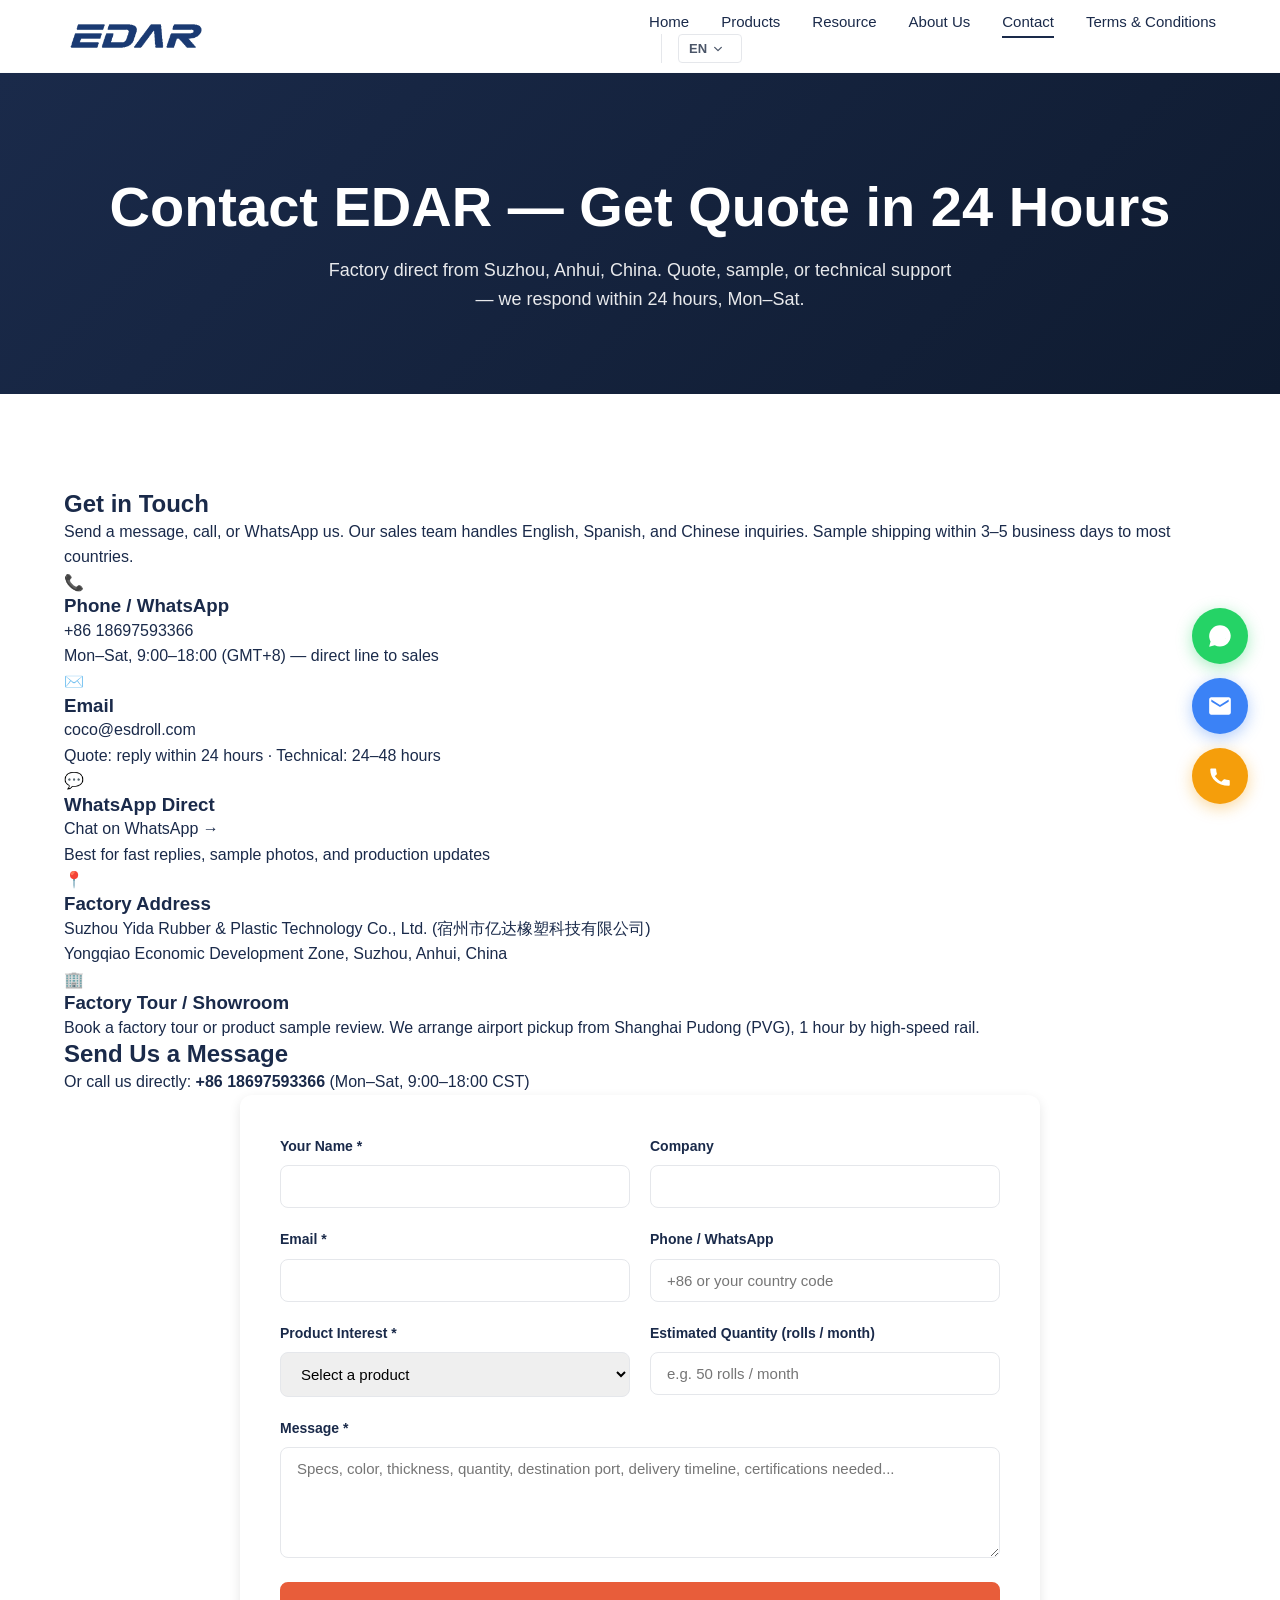
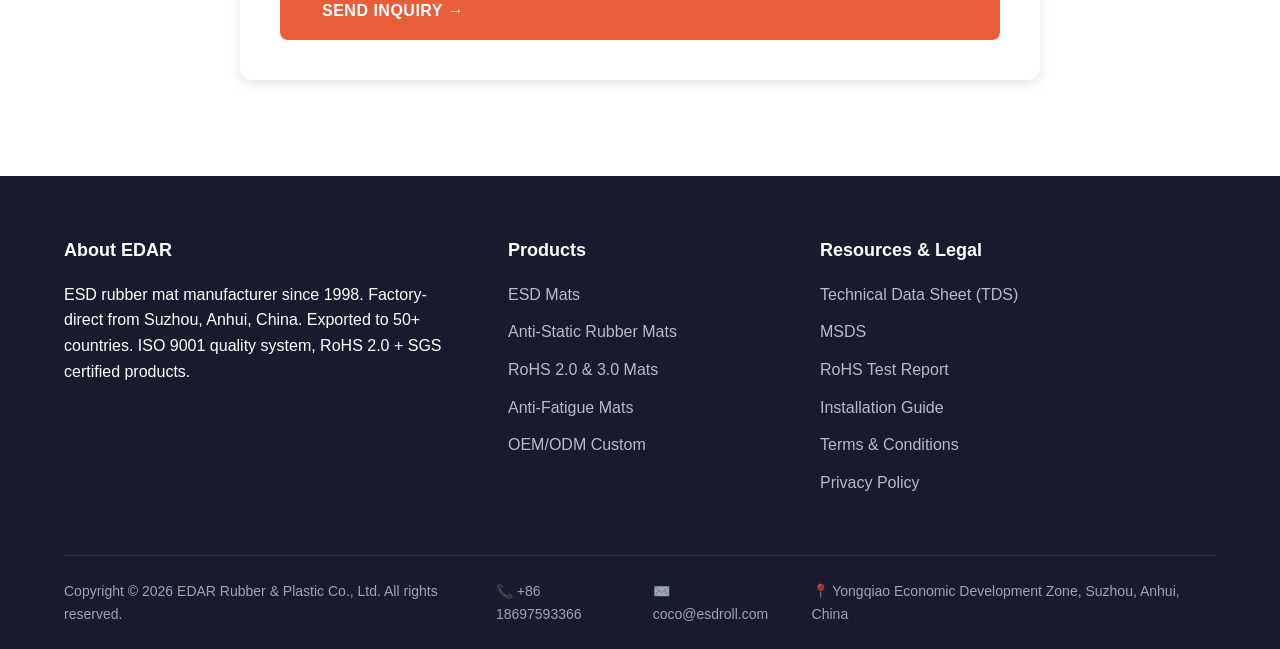
<file: contact.html>
<!DOCTYPE html>
<html lang="en">
<head>
<meta charset="UTF-8">
<meta name="viewport" content="width=device-width, initial-scale=1.0">
<title>Contact EDAR ESD Mat Factory | Get Quote in 24 Hours</title>
<meta name="description" content="Contact EDAR for ESD mat quotes, free samples, and OEM/ODM. Suzhou, Anhui factory direct. +86 18697593366. WhatsApp, email, factory tour. Response within 24 hours.">
<link rel="preload" as="image" href="assets/img/hero-factory.webp" fetchpriority="high">
<link rel="stylesheet" href="assets/css/style.css?v=25">
<!-- Open Graph -->
<meta property="og:type" content="website">
<meta property="og:url" content="https://edar-esd.com/contact.html">
<meta property="og:title" content="Contact EDAR ESD Mat Factory">
<meta property="og:description" content="Quote in 24h, free sample shipping, factory tour booking. Suzhou, Anhui, China.">
<meta property="og:image" content="https://edar-esd.com/assets/img/hero-factory.webp">
<!-- Twitter -->
<meta name="twitter:card" content="summary_large_image">
<meta name="twitter:title" content="Contact EDAR ESD Mat Factory">
<meta name="twitter:description" content="Quote in 24h, free sample shipping, factory tour booking.">
<meta name="twitter:image" content="https://edar-esd.com/assets/img/hero-factory.webp">
<script>document.write('<script src="assets/js/main.js?v=8?v=' + Date.now() + '"><\/script>');</script>
<script src="assets/js/i18n.js"></script>

<!-- SEO: Canonical -->
<link rel="canonical" href="https://edar-esd.com/contact.html">
<!-- SEO: Hreflang (EN/ZH only, x-default = EN) -->
<link rel="alternate" hreflang="en" href="https://edar-esd.com/contact.html">
<link rel="alternate" hreflang="zh" href="https://edar-esd.com/contact.html?lang=zh">
<link rel="alternate" hreflang="x-default" href="https://edar-esd.com/contact.html">
<!-- SEO: Organization Schema -->
<script type="application/ld+json">
{
  "@context": "https://schema.org",
  "@type": "Organization",
  "name": "EDAR (Suzhou Yida Rubber & Plastic Technology Co., Ltd.)",
  "alternateName": "EDAR ESD Mat",
  "url": "https://edar-esd.com/",
  "logo": "https://edar-esd.com/assets/img/logo-light.png",
  "description": "Leading manufacturer of ESD rubber mats since 1998. Factory-direct pricing, RoHS 2.0/3.0 + SGS certified, exported to 50+ countries.",
  "foundingDate": "1998",
  "address": {
    "@type": "PostalAddress",
    "streetAddress": "Yongqiao Industrial Park",
    "addressLocality": "Suzhou",
    "addressRegion": "Anhui",
    "postalCode": "234000",
    "addressCountry": "CN"
  },
  "contactPoint": [
    {
      "@type": "ContactPoint",
      "telephone": "+86-18697593366",
      "contactType": "sales",
      "email": "coco@esdroll.com",
      "availableLanguage": [
        "English",
        "Chinese"
      ]
    }
  ],
  "sameAs": []
}
</script>

</head>
<body>

<a href="#mainContent" class="skip-link"><span data-i18n="text_000_skip_to_main_content">Skip to main content</span></a>

<header class="site-header" id="siteHeader">
  <div class="container header-inner">
    <a href="index.html" class="logo logo-img" aria-label="EDAR home"><img src="assets/img/logo-dark.png" alt="EDAR" height="36"></a>
    <nav class="main-nav" id="mainNav" aria-label="Main navigation">
      <ul>
        <li><a href="index.html"><span data-i18n="text_003_home">Home</span></a></li>
        <li><a href="products.html"><span data-i18n="text_096_products">Products</span></a></li>
        <li><a href="resource.html"><span data-i18n="text_005_resource">Resource</span></a></li>
        <li><a href="about.html"><span data-i18n="text_006_about_us">About Us</span></a></li>
        <li><a href="contact.html" class="active" aria-current="page"><span data-i18n="text_007_contact">Contact</span></a></li>
        <li><a href="terms.html"><span data-i18n="text_107_terms_conditions">Terms & Conditions</span></a></li>
      </ul>
            <li class="lang-switcher">
          <button class="lang-btn" id="langToggle" aria-label="Language" aria-haspopup="true" aria-expanded="false">
            <span class="lang-current"><span data-i18n="text_009_en">EN</span></span>
            <svg class="lang-chevron" viewBox="0 0 12 12" width="10" height="10" aria-hidden="true">
              <path d="M2 4l4 4 4-4" stroke="currentColor" stroke-width="1.5" fill="none" stroke-linecap="round" stroke-linejoin="round"/>
            </svg>
          </button>
          <ul class="lang-dropdown" id="langDropdown" role="menu">
            <li role="none"><button role="menuitem" data-lang-switch="en"><span data-i18n="text_010_english">🇺🇸 English</span></button></li>
            <li role="none"><button role="menuitem" data-lang-switch="zh"><span data-i18n="text_011_text_11">🇨🇳 中文</span></button></li>
          </ul>
        </li>
      </nav>
    <button class="menu-toggle" id="menuToggle" aria-label="Menu" aria-expanded="false"><span></span><span></span><span></span></button>
  </div>
</header>

<main id="mainContent">

<section class="page-hero">
  <div class="container">
    <h1><span data-i18n="text_169_contact_edar_get_quote_in_24_h">Contact EDAR — Get Quote in 24 Hours</span></h1>
    <p><span data-i18n="text_170_factory_direct_from_suzhou_chi">Factory direct from Suzhou, Anhui, China. Quote, sample, or technical support — we respond within 24 hours, Mon–Sat.</span></p>
  </div>
</section>

<section class="contact-section">
  <div class="container">
    <div class="contact-grid">
      <div class="contact-info">
        <h2><span data-i18n="text_171_get_in_touch">Get in Touch</span></h2>
        <p><span data-i18n="text_172_send_a_message_call_or_whatsap">Send a message, call, or WhatsApp us. Our sales team handles English, Spanish, and Chinese inquiries. Sample shipping within 3–5 business days to most countries.</span></p>

        <div class="contact-item">
          <div class="contact-icon">📞</div>
          <div>
            <h3><span data-i18n="text_082_phone_whatsapp">Phone / WhatsApp</span></h3>
            <a href="tel:+8618697593366"><span data-i18n="text_110_86_18697593366">+86 18697593366</span></a>
            <p><span data-i18n="text_173_mon_sat_9_00_18_00_gmt_8_direc">Mon–Sat, 9:00–18:00 (GMT+8) — direct line to sales</span></p>
          </div>
        </div>

        <div class="contact-item">
          <div class="contact-icon">✉️</div>
          <div>
            <h3><span data-i18n="text_174_email">Email</span></h3>
            <a href="mailto:coco@esdroll.com"><span data-i18n="text_111_sales_edar_esd_com">coco@esdroll.com</span></a>
            <p><span data-i18n="text_175_quote_reply_within_24_hours_te">Quote: reply within 24 hours · Technical: 24–48 hours</span></p>
          </div>
        </div>

        <div class="contact-item">
          <div class="contact-icon">💬</div>
          <div>
            <h3><span data-i18n="text_176_whatsapp_direct">WhatsApp Direct</span></h3>
            <a href="https://wa.me/8618697593366" target="_blank" rel="noopener"><span data-i18n="text_177_chat_on_whatsapp">Chat on WhatsApp →</span></a>
            <p><span data-i18n="text_178_best_for_fast_replies_sample_p">Best for fast replies, sample photos, and production updates</span></p>
          </div>
        </div>

        <div class="contact-item">
          <div class="contact-icon">📍</div>
          <div>
            <h3><span data-i18n="text_179_factory_address">Factory Address</span></h3>
            <p>Suzhou Yida Rubber & Plastic Technology Co., Ltd. (宿州市亿达橡塑科技有限公司)<br>Yongqiao Economic Development Zone, Suzhou, Anhui, China</p>
          </div>
        </div>

        <div class="contact-item">
          <div class="contact-icon">🏢</div>
          <div>
            <h3><span data-i18n="text_180_factory_tour_showroom">Factory Tour / Showroom</span></h3>
            <p><span data-i18n="text_181_book_a_factory_tour_or_product">Book a factory tour or product sample review. We arrange airport pickup from Shanghai Pudong (PVG), 1 hour by high-speed rail.</span></p>
          </div>
        </div>
      </div>

      <div class="contact-form-wrap">
        <h2><span data-i18n="text_182_send_us_a_message">Send Us a Message</span></h2>
        <p class="quote-cta">Or call us directly: <a href="tel:+8618697593366"><strong>+86 18697593366</strong></a> (Mon–Sat, 9:00–18:00 CST)</p>
        <form class="form" action="https://formsubmit.co/coco@esdroll.com" method="POST" enctype="multipart/form-data" onsubmit="return handleQuoteSubmit(this);" novalidate>
          <input type="hidden" name="_subject" value="New Contact Inquiry (esdroll.com)">
          <input type="hidden" name="_template" value="table">
          <input type="hidden" name="_captcha" value="false">
          <input type="hidden" name="_next" value="https://fcjasonliu-droid.github.io/esdroll-preview-/thank-you.html">
          <input type="text" name="_honey" style="display:none">
          <div class="form-row">
            <div class="form-group">
              <label for="qf-name"><span data-i18n="text_079_your_name">Your Name *</span></label>
              <input type="text" id="qf-name" name="name" required autocomplete="name">
            </div>
            <div class="form-group">
              <label for="qf-company"><span data-i18n="text_080_company">Company</span></label>
              <input type="text" id="qf-company" name="company" autocomplete="organization">
            </div>
          </div>
          <div class="form-row">
            <div class="form-group">
              <label for="qf-email"><span data-i18n="text_081_email">Email *</span></label>
              <input type="email" id="qf-email" name="email" required autocomplete="email">
            </div>
            <div class="form-group">
              <label for="qf-phone"><span data-i18n="text_082_phone_whatsapp">Phone / WhatsApp</span></label>
              <input type="tel" id="qf-phone" name="phone" placeholder="+86 or your country code" autocomplete="tel">
            </div>
          </div>
          <div class="form-row">
            <div class="form-group">
              <label for="qf-product"><span data-i18n="text_083_product_interest">Product Interest *</span></label>
              <select id="qf-product" name="product" required>
                <option value=""><span data-i18n="text_084_select_a_product">Select a product</span></option>
                <option><span data-i18n="text_085_general_esd_mat">General ESD Mat</span></option>
                <option><span data-i18n="text_086_rohs_2_0_standard_esd_mat">RoHS 2.0 Standard ESD Mat</span></option>
                <option><span data-i18n="text_087_rohs_3_0_esd_mat">RoHS 3.0 ESD Mat</span></option>
                <option><span data-i18n="text_088_2_layer_anti_fatigue_mat">2-Layer Anti-Fatigue Mat</span></option>
                <option><span data-i18n="text_089_3_layer_esd_anti_fatigue_mat">3-Layer ESD Anti-Fatigue Mat</span></option>
                <option><span data-i18n="text_090_custom_anti_fatigue_mat">Custom Anti-Fatigue Mat</span></option>
                <option><span data-i18n="text_183_custom_manufacturing_oem_odm">Custom Manufacturing (OEM/ODM)</span></option>
                <option><span data-i18n="text_184_technical_support">Technical Support</span></option>
                <option><span data-i18n="text_185_distribution_reseller">Distribution / Reseller</span></option>
              </select>
            </div>
            <div class="form-group">
              <label for="qf-quantity"><span data-i18n="text_186_estimated_quantity_rolls_month">Estimated Quantity (rolls / month)</span></label>
              <input type="text" id="qf-quantity" name="quantity" placeholder="e.g. 50 rolls / month">
            </div>
          </div>
          <div class="form-group full">
            <label for="qf-message"><span data-i18n="text_187_message">Message *</span></label>
            <textarea id="qf-message" name="message" rows="5" required placeholder="Specs, color, thickness, quantity, destination port, delivery timeline, certifications needed..."></textarea>
          </div>
          <button type="submit" class="btn btn-primary btn-lg" style="width:100%;" id="qf-submit"><span data-i18n="text_188_send_inquiry">Send Inquiry →</span></button>
        </form>
      </div>
    </div>
  </div>
</section>

<!-- Contact Form -->
</main>

<!-- Footer (consistent with index.html) -->
<footer class="site-footer">
  <div class="container">
    <div class="footer-grid">
      <div>
        <h3><span data-i18n="text_094_about_edar">About EDAR</span></h3>
        <p><span data-i18n="text_095_esd_rubber_mat_manufacturer_si">ESD rubber mat manufacturer since 1998. Factory-direct from Suzhou, Anhui, China. Exported to 50+ countries. ISO 9001 quality system, RoHS 2.0 + SGS certified products.</span></p>
      </div>
      <div>
        <h3><span data-i18n="text_096_products">Products</span></h3>
        <ul class="footer-links">
          <li><a href="products.html"><span data-i18n="text_097_esd_mats">ESD Mats</span></a></li>
          <li><a href="products.html"><span data-i18n="text_098_anti_static_rubber_mats">Anti-Static Rubber Mats</span></a></li>
          <li><a href="products.html"><span data-i18n="text_099_rohs_2_0_3_0_mats">RoHS 2.0 & 3.0 Mats</span></a></li>
          <li><a href="products.html"><span data-i18n="text_100_anti_fatigue_mats">Anti-Fatigue Mats</span></a></li>
          <li><a href="products.html"><span data-i18n="text_101_oem_odm_custom">OEM/ODM Custom</span></a></li>
        </ul>
      </div>
      <div>
        <h3><span data-i18n="text_102_resources_legal">Resources & Legal</span></h3>
        <ul class="footer-links">
          <li><a href="resource.html"><span data-i18n="text_103_technical_data_sheet_tds">Technical Data Sheet (TDS)</span></a></li>
          <li><a href="resource.html"><span data-i18n="text_104_msds">MSDS</span></a></li>
          <li><a href="resource.html"><span data-i18n="text_105_rohs_test_report">RoHS Test Report</span></a></li>
          <li><a href="resource.html"><span data-i18n="text_106_installation_guide">Installation Guide</span></a></li>
          <li><a href="terms.html"><span data-i18n="text_107_terms_conditions">Terms & Conditions</span></a></li>
          <li><a href="terms.html#privacy"><span data-i18n="text_108_privacy_policy">Privacy Policy</span></a></li>
        </ul>
      </div>
    </div>
    <div class="footer-bottom">
      <p><span data-i18n="text_109_copyright_2026_edar_rubber_pla">Copyright © 2026 Suzhou Yida Rubber & Plastic Technology Co., Ltd. (宿州市亿达橡塑科技有限公司) All rights reserved.</span></p>
      <ul>
        <li>📞 <a href="tel:+8618697593366"><span data-i18n="text_110_86_18697593366">+86 18697593366</span></a></li>
        <li>✉️ <a href="mailto:coco@esdroll.com"><span data-i18n="text_111_sales_edar_esd_com">coco@esdroll.com</span></a></li>
        <li><span data-i18n="text_112_suzhou_jiangsu_china">📍 Suzhou, Jiangsu, China</span></li>
      </ul>
    </div>
  </div>
</footer>

<!-- WhatsApp Floating Button -->
<!-- Floating contact buttons (WhatsApp / Email / Phone) -->
<div class="wa-fab-stack" aria-label="Contact us">
  <a href="https://wa.me/8618697593366" class="wa-fab wa-whatsapp" target="_blank" rel="noopener" aria-label="Chat on WhatsApp">
    <span class="wa-fab-label">WhatsApp</span>
    <svg xmlns="http://www.w3.org/2000/svg" viewBox="0 0 24 24" aria-hidden="true"><path d="M17.5 14.4c-.3-.1-1.7-.8-2-.9-.3-.1-.5-.1-.7.2s-.8.9-1 1.1c-.2.2-.4.2-.7.1-1.8-.9-3-1.6-4.2-3.6-.3-.6.3-.5.9-1.7.1-.2.1-.4 0-.5-.1-.1-.7-1.6-.9-2.2-.2-.6-.5-.5-.7-.5h-.6c-.2 0-.5.1-.8.4-.3.3-1 1-1 2.5 0 1.5 1 2.9 1.2 3.1.1.2 2 3 4.8 4.2 1.8.7 2.5.8 3.4.7.5-.1 1.7-.7 2-1.4.2-.7.2-1.2.2-1.4-.1-.2-.3-.2-.6-.4zM12 2C6.5 2 2 6.5 2 12c0 1.8.5 3.5 1.3 5L2 22l5.2-1.4c1.4.8 3 1.2 4.7 1.2 5.5 0 10-4.5 10-10S17.5 2 12 2z"/></svg>
  </a>
  <a href="https://mail.google.com/mail/?view=cm&to=coco%40esdroll.com&su=Inquiry%20from%20esdroll.com" target="_blank" rel="noopener" class="wa-fab wa-email" aria-label="Email us">
    <span class="wa-fab-label">Email</span>
    <svg xmlns="http://www.w3.org/2000/svg" viewBox="0 0 24 24" aria-hidden="true"><path d="M20 4H4c-1.1 0-2 .9-2 2v12c0 1.1.9 2 2 2h16c1.1 0 2-.9 2-2V6c0-1.1-.9-2-2-2zm0 4-8 5-8-5V6l8 5 8-5v2z"/></svg>
  </a>
  <a href="tel:+8618697593366" class="wa-fab wa-phone" aria-label="Call us">
    <span class="wa-fab-label">Phone</span>
    <svg xmlns="http://www.w3.org/2000/svg" viewBox="0 0 24 24" aria-hidden="true"><path d="M6.6 10.8c1.4 2.8 3.8 5.1 6.6 6.6l2.2-2.2c.3-.3.7-.4 1-.2 1.1.4 2.3.6 3.6.6.6 0 1 .4 1 1V20c0 .6-.4 1-1 1C9.6 21 3 14.4 3 6c0-.6.4-1 1-1h3.5c.6 0 1 .4 1 1 0 1.3.2 2.5.6 3.6.1.4 0 .7-.2 1l-2.3 2.2z"/></svg>
  </a>
</div>


<script src="assets/js/main.js?v=8"></script>
<button class="back-to-top" id="backToTop" aria-label="Back to top">↑</button>
</body>
</html>
</file>
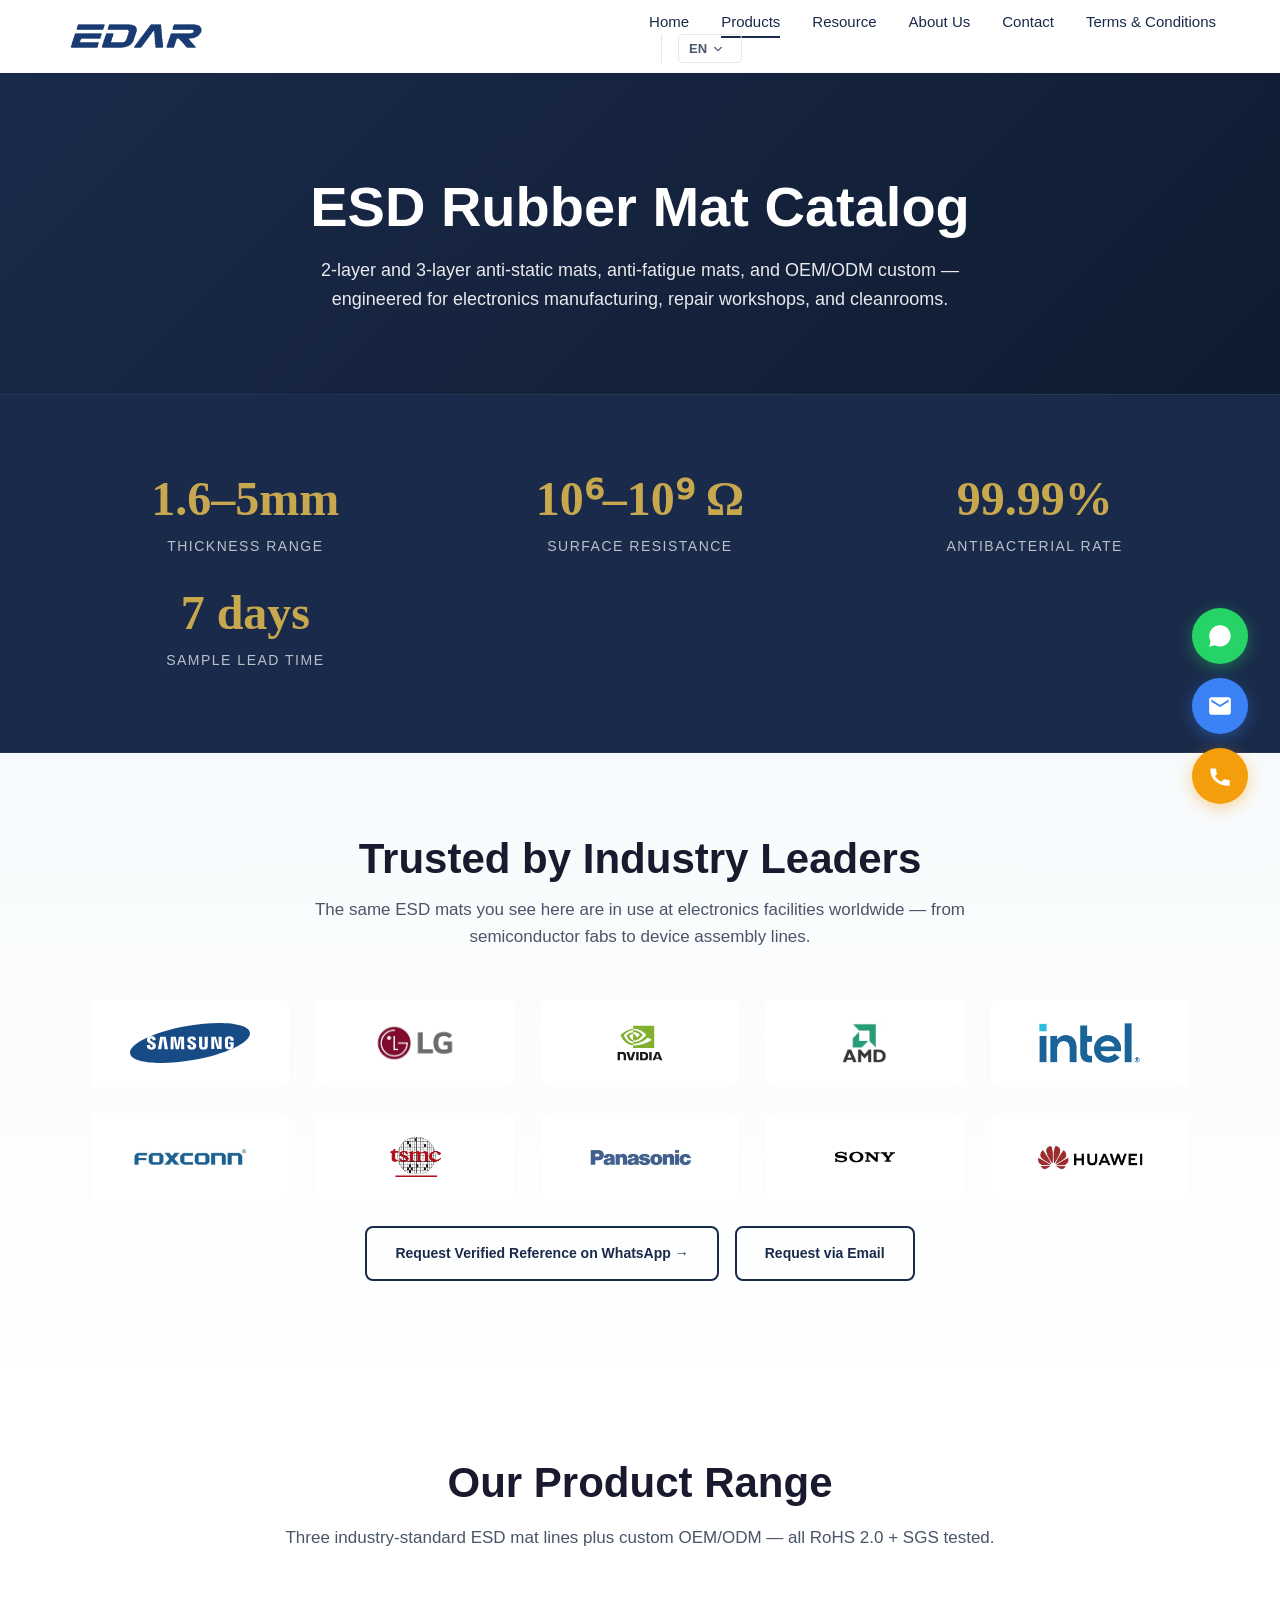
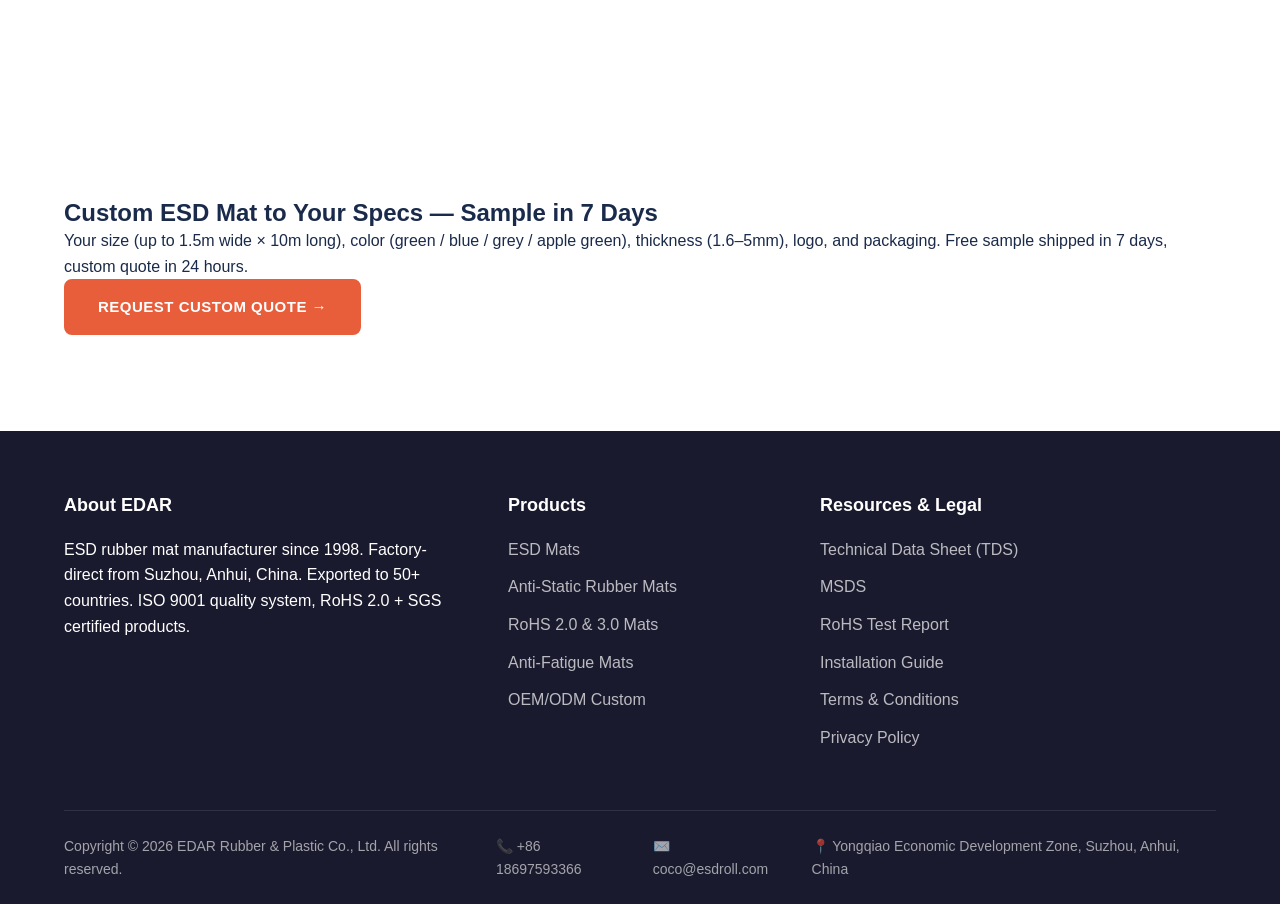
<file: products.html>
<!DOCTYPE html>
<html lang="en">
<head>
<meta charset="UTF-8">
<meta name="viewport" content="width=device-width, initial-scale=1.0">
<title>ESD Rubber Mat Product Catalog | EDAR 2-Layer & 3-Layer Mats</title>
<meta name="description" content="2-layer and 3-layer anti-static rubber mats, 10⁶–10⁹ Ω, RoHS 2.0 + SGS tested. Anti-fatigue ESD mats and custom OEM/ODM. FOB Shanghai/Ningbo. Sample in 7 days.">
<link rel="preload" as="image" href="assets/img/hero-factory.webp" fetchpriority="high">
<link rel="stylesheet" href="assets/css/style.css?v=25">
<!-- Open Graph -->
<meta property="og:type" content="website">
<meta property="og:url" content="https://edar-esd.com/products.html">
<meta property="og:title" content="EDAR ESD Mat Product Catalog">
<meta property="og:description" content="2-layer & 3-layer ESD rubber mats. 10⁶–10⁹ Ω. RoHS 2.0 + SGS tested. Factory pricing.">
<meta property="og:image" content="https://edar-esd.com/assets/img/hero-factory.webp">
<!-- Twitter -->
<meta name="twitter:card" content="summary_large_image">
<meta name="twitter:title" content="EDAR ESD Mat Product Catalog">
<meta name="twitter:description" content="2-layer & 3-layer ESD mats. RoHS 2.0 + SGS. Factory pricing.">
<meta name="twitter:image" content="https://edar-esd.com/assets/img/hero-factory.webp">
<script>document.write('<script src="assets/js/main.js?v=8?v=' + Date.now() + '"><\/script>');</script>
<script src="assets/js/i18n.js"></script>

<!-- SEO: Canonical -->
<link rel="canonical" href="https://edar-esd.com/products.html">
<!-- SEO: Hreflang (EN/ZH only, x-default = EN) -->
<link rel="alternate" hreflang="en" href="https://edar-esd.com/products.html">
<link rel="alternate" hreflang="zh" href="https://edar-esd.com/products.html?lang=zh">
<link rel="alternate" hreflang="x-default" href="https://edar-esd.com/products.html">
<!-- SEO: Organization Schema -->
<script type="application/ld+json">
{
  "@context": "https://schema.org",
  "@type": "Organization",
  "name": "EDAR (Suzhou Yida Rubber & Plastic Technology Co., Ltd.)",
  "alternateName": "EDAR ESD Mat",
  "url": "https://edar-esd.com/",
  "logo": "https://edar-esd.com/assets/img/logo-light.png",
  "description": "Leading manufacturer of ESD rubber mats since 1998. Factory-direct pricing, RoHS 2.0/3.0 + SGS certified, exported to 50+ countries.",
  "foundingDate": "1998",
  "address": {
    "@type": "PostalAddress",
    "streetAddress": "Yongqiao Industrial Park",
    "addressLocality": "Suzhou",
    "addressRegion": "Anhui",
    "postalCode": "234000",
    "addressCountry": "CN"
  },
  "contactPoint": [
    {
      "@type": "ContactPoint",
      "telephone": "+86-18697593366",
      "contactType": "sales",
      "email": "coco@esdroll.com",
      "availableLanguage": [
        "English",
        "Chinese"
      ]
    }
  ],
  "sameAs": []
}
</script>

</head>
<body>

<a href="#mainContent" class="skip-link"><span data-i18n="text_000_skip_to_main_content">Skip to main content</span></a>

<header class="site-header" id="siteHeader">
  <div class="container header-inner">
    <a href="index.html" class="logo logo-img" aria-label="EDAR home"><img src="assets/img/logo-dark.png" alt="EDAR" height="36"></a>
    <nav class="main-nav" id="mainNav" aria-label="Main navigation">
      <ul>
        <li><a href="index.html"><span data-i18n="text_003_home">Home</span></a></li>
        <li><a href="products.html" class="active" aria-current="page"><span data-i18n="text_096_products">Products</span></a></li>
        <li><a href="resource.html"><span data-i18n="text_005_resource">Resource</span></a></li>
        <li><a href="about.html"><span data-i18n="text_006_about_us">About Us</span></a></li>
        <li><a href="contact.html"><span data-i18n="text_007_contact">Contact</span></a></li>
        <li><a href="terms.html"><span data-i18n="text_107_terms_conditions">Terms & Conditions</span></a></li>
      </ul>
            <li class="lang-switcher">
          <button class="lang-btn" id="langToggle" aria-label="Language" aria-haspopup="true" aria-expanded="false">
            <span class="lang-current"><span data-i18n="text_009_en">EN</span></span>
            <svg class="lang-chevron" viewBox="0 0 12 12" width="10" height="10" aria-hidden="true">
              <path d="M2 4l4 4 4-4" stroke="currentColor" stroke-width="1.5" fill="none" stroke-linecap="round" stroke-linejoin="round"/>
            </svg>
          </button>
          <ul class="lang-dropdown" id="langDropdown" role="menu">
            <li role="none"><button role="menuitem" data-lang-switch="en"><span data-i18n="text_010_english">🇺🇸 English</span></button></li>
            <li role="none"><button role="menuitem" data-lang-switch="zh"><span data-i18n="text_011_text_11">🇨🇳 中文</span></button></li>
          </ul>
        </li>
      </nav>
    <button class="menu-toggle" id="menuToggle" aria-label="Menu" aria-expanded="false"><span></span><span></span><span></span></button>
  </div>
</header>

<main id="mainContent">

<section class="page-hero">
  <div class="container">
    <h1><span data-i18n="text_130_esd_rubber_mat_catalog">ESD Rubber Mat Catalog</span></h1>
    <p><span data-i18n="text_131_2_layer_and_3_layer_anti_stati">2-layer and 3-layer anti-static mats, anti-fatigue mats, and OEM/ODM custom — engineered for electronics manufacturing, repair workshops, and cleanrooms.</span></p>
  </div>
</section>

<!-- Stats Bar -->
<section class="stats-bar">
  <div class="container">
    <div class="stats-grid">
      <div class="stat-item">
        <div class="stat-num">1.6–5mm</div>
        <div class="stat-label">Thickness Range</div>
      </div>
      <div class="stat-item">
        <div class="stat-num">10⁶–10⁹ Ω</div>
        <div class="stat-label">Surface Resistance</div>
      </div>
      <div class="stat-item">
        <div class="stat-num">99.99%</div>
        <div class="stat-label">Antibacterial Rate</div>
      </div>
      <div class="stat-item">
        <div class="stat-num">7 days</div>
        <div class="stat-label">Sample Lead Time</div>
      </div>
    </div>
  </div>
</section>

<section class="our-users">
  <div class="container">
    <h2 class="section-title"><span data-i18n="text_132_trusted_by_industry_leaders">Trusted by Industry Leaders</span></h2>
    <p class="section-sub"><span data-i18n="text_133_the_same_esd_mats_you_see_here">The same ESD mats you see here are in use at electronics facilities worldwide — from semiconductor fabs to device assembly lines.</span></p>
    <div class="users-grid">
      <div class="user-logo" title="Samsung"><img src="assets/users/samsung.svg?v=3" alt="Samsung" loading="lazy" width="140" height="60"></div>
      <div class="user-logo" title="LG"><img src="assets/users/LG.webp" alt="LG" loading="lazy" width="140" height="60"></div>
      <div class="user-logo logo-large" title="NVIDIA"><img src="assets/users/nvidia.svg?v=2" alt="NVIDIA" loading="lazy" width="140" height="60"></div>
      <div class="user-logo" title="AMD"><img src="assets/users/amd.png.webp?v=2" alt="AMD" loading="lazy" width="140" height="60"></div>
      <div class="user-logo" title="Intel"><img src="assets/users/Intel-logo-2022.png.webp?v=5" alt="Intel" loading="lazy" width="140" height="60"></div>
      <div class="user-logo" title="Foxconn"><img src="assets/users/foxconn.webp" alt="Foxconn" loading="lazy"></div>
      <div class="user-logo" title="TSMC"><img src="assets/users/tsmc.webp" alt="TSMC" loading="lazy"></div>
      <div class="user-logo" title="Panasonic"><img src="assets/users/panasonic.webp" alt="Panasonic" loading="lazy"></div>
      <div class="user-logo logo-large" title="Sony"><img src="assets/users/sony.svg?v=2" alt="Sony" loading="lazy"></div>
      <div class="user-logo" title="Huawei"><img src="assets/users/huawei.webp" alt="Huawei" loading="lazy"></div>
    </div>
    <div class="users-cta">
      <a href="https://wa.me/8618697593366?text=Hi%20EDAR%2C%20I%27d%20like%20to%20add%20my%20company%20to%20your%20verified%20customer%20reference%20list.%20Please%20share%20case%20studies%20in%20my%20industry%20(semiconductor%2FEMS%2Frepair%2Flab)." class="btn btn-outline" target="_blank" rel="noopener"><span data-i18n="text_027_request_verified_reference_on">Request Verified Reference on WhatsApp →</span></a>
      <a href="mailto:coco@esdroll.com?subject=Request%20to%20be%20added%20as%20verified%20customer%20reference&body=Hi%20EDAR%2C%0A%0AI%27d%20like%20to%20add%20my%20company%20to%20your%20verified%20customer%20reference%20list.%0A%0ACompany%3A%0AIndustry%3A%20(semiconductor%20%2F%20EMS%20%2F%20repair%20%2F%20lab%20%2F%20other)%0ACountry%3A%0AEstimated%20monthly%20quantity%3A%0A%0AThanks" class="btn btn-ghost-dark"><span data-i18n="text_028_request_via_email">Request via Email</span></a>
    </div>
  </div>
</section>

<section class="all-products">
  <div class="container">
    <h2 class="section-title"><span data-i18n="text_134_our_product_range">Our Product Range</span></h2>
    <p class="section-sub"><span data-i18n="text_135_three_industry_standard_esd_ma">Three industry-standard ESD mat lines plus custom OEM/ODM — all RoHS 2.0 + SGS tested.</span></p>
    <div class="grid-3 product-cards" id="allProducts"></div>
  </div>
</section>

<section class="custom-cta" id="custom">
  <div class="container">
    <div class="custom-card">
      <h2><span data-i18n="text_136_custom_esd_mat_to_your_specs_s">Custom ESD Mat to Your Specs — Sample in 7 Days</span></h2>
      <p><span data-i18n="text_137_your_size_up_to_1_5m_wide_10m">Your size (up to 1.5m wide × 10m long), color (green / blue / grey / apple green), thickness (1.6–5mm), logo, and packaging. Free sample shipped in 7 days, custom quote in 24 hours.</span></p>
      <a href="contact.html?type=custom" class="btn btn-primary"><span data-i18n="text_138_request_custom_quote">Request Custom Quote →</span></a>
      <a href="contact.html?type=sample" class="btn btn-ghost" style="margin-left:12px;border-color:rgba(255,255,255,0.5);"><span data-i18n="text_022_get_free_sample">Get Free Sample</span></a>
    </div>
  </div>
</section>

</main>

<!-- Footer (consistent with index.html) -->
<footer class="site-footer">
  <div class="container">
    <div class="footer-grid">
      <div>
        <h3><span data-i18n="text_094_about_edar">About EDAR</span></h3>
        <p><span data-i18n="text_095_esd_rubber_mat_manufacturer_si">ESD rubber mat manufacturer since 1998. Factory-direct from Suzhou, Anhui, China. Exported to 50+ countries. ISO 9001 quality system, RoHS 2.0 + SGS certified products.</span></p>
      </div>
      <div>
        <h3><span data-i18n="text_096_products">Products</span></h3>
        <ul class="footer-links">
          <li><a href="products.html"><span data-i18n="text_097_esd_mats">ESD Mats</span></a></li>
          <li><a href="products.html"><span data-i18n="text_098_anti_static_rubber_mats">Anti-Static Rubber Mats</span></a></li>
          <li><a href="products.html"><span data-i18n="text_099_rohs_2_0_3_0_mats">RoHS 2.0 & 3.0 Mats</span></a></li>
          <li><a href="products.html"><span data-i18n="text_100_anti_fatigue_mats">Anti-Fatigue Mats</span></a></li>
          <li><a href="products.html"><span data-i18n="text_101_oem_odm_custom">OEM/ODM Custom</span></a></li>
        </ul>
      </div>
      <div>
        <h3><span data-i18n="text_102_resources_legal">Resources & Legal</span></h3>
        <ul class="footer-links">
          <li><a href="resource.html"><span data-i18n="text_103_technical_data_sheet_tds">Technical Data Sheet (TDS)</span></a></li>
          <li><a href="resource.html"><span data-i18n="text_104_msds">MSDS</span></a></li>
          <li><a href="resource.html"><span data-i18n="text_105_rohs_test_report">RoHS Test Report</span></a></li>
          <li><a href="resource.html"><span data-i18n="text_106_installation_guide">Installation Guide</span></a></li>
          <li><a href="terms.html"><span data-i18n="text_107_terms_conditions">Terms & Conditions</span></a></li>
          <li><a href="terms.html#privacy"><span data-i18n="text_108_privacy_policy">Privacy Policy</span></a></li>
        </ul>
      </div>
    </div>
    <div class="footer-bottom">
      <p><span data-i18n="text_109_copyright_2026_edar_rubber_pla">Copyright © 2026 Suzhou Yida Rubber & Plastic Technology Co., Ltd. (宿州市亿达橡塑科技有限公司) All rights reserved.</span></p>
      <ul>
        <li>📞 <a href="tel:+861****3366"><span data-i18n="text_110_86_18697593366">+86 18697593366</span></a></li>
        <li>✉️ <a href="mailto:coco@esdroll.com"><span data-i18n="text_111_sales_edar_esd_com">coco@esdroll.com</span></a></li>
        <li><span data-i18n="text_112_suzhou_jiangsu_china">📍 Suzhou, Jiangsu, China</span></li>
      </ul>
    </div>
  </div>
</footer>

<!-- WhatsApp Floating Button -->
<!-- Floating contact buttons (WhatsApp / Email / Phone) -->
<div class="wa-fab-stack" aria-label="Contact us">
  <a href="https://wa.me/8618697593366" class="wa-fab wa-whatsapp" target="_blank" rel="noopener" aria-label="Chat on WhatsApp">
    <span class="wa-fab-label">WhatsApp</span>
    <svg xmlns="http://www.w3.org/2000/svg" viewBox="0 0 24 24" aria-hidden="true"><path d="M17.5 14.4c-.3-.1-1.7-.8-2-.9-.3-.1-.5-.1-.7.2s-.8.9-1 1.1c-.2.2-.4.2-.7.1-1.8-.9-3-1.6-4.2-3.6-.3-.6.3-.5.9-1.7.1-.2.1-.4 0-.5-.1-.1-.7-1.6-.9-2.2-.2-.6-.5-.5-.7-.5h-.6c-.2 0-.5.1-.8.4-.3.3-1 1-1 2.5 0 1.5 1 2.9 1.2 3.1.1.2 2 3 4.8 4.2 1.8.7 2.5.8 3.4.7.5-.1 1.7-.7 2-1.4.2-.7.2-1.2.2-1.4-.1-.2-.3-.2-.6-.4zM12 2C6.5 2 2 6.5 2 12c0 1.8.5 3.5 1.3 5L2 22l5.2-1.4c1.4.8 3 1.2 4.7 1.2 5.5 0 10-4.5 10-10S17.5 2 12 2z"/></svg>
  </a>
  <a href="https://mail.google.com/mail/?view=cm&to=coco%40esdroll.com&su=Inquiry%20from%20esdroll.com" target="_blank" rel="noopener" class="wa-fab wa-email" aria-label="Email us">
    <span class="wa-fab-label">Email</span>
    <svg xmlns="http://www.w3.org/2000/svg" viewBox="0 0 24 24" aria-hidden="true"><path d="M20 4H4c-1.1 0-2 .9-2 2v12c0 1.1.9 2 2 2h16c1.1 0 2-.9 2-2V6c0-1.1-.9-2-2-2zm0 4-8 5-8-5V6l8 5 8-5v2z"/></svg>
  </a>
  <a href="tel:+8618697593366" class="wa-fab wa-phone" aria-label="Call us">
    <span class="wa-fab-label">Phone</span>
    <svg xmlns="http://www.w3.org/2000/svg" viewBox="0 0 24 24" aria-hidden="true"><path d="M6.6 10.8c1.4 2.8 3.8 5.1 6.6 6.6l2.2-2.2c.3-.3.7-.4 1-.2 1.1.4 2.3.6 3.6.6.6 0 1 .4 1 1V20c0 .6-.4 1-1 1C9.6 21 3 14.4 3 6c0-.6.4-1 1-1h3.5c.6 0 1 .4 1 1 0 1.3.2 2.5.6 3.6.1.4 0 .7-.2 1l-2.3 2.2z"/></svg>
  </a>
</div>


<script src="assets/js/main.js?v=8"></script>
<button class="back-to-top" id="backToTop" aria-label="Back to top">↑</button>
</body>
</html>
</file>
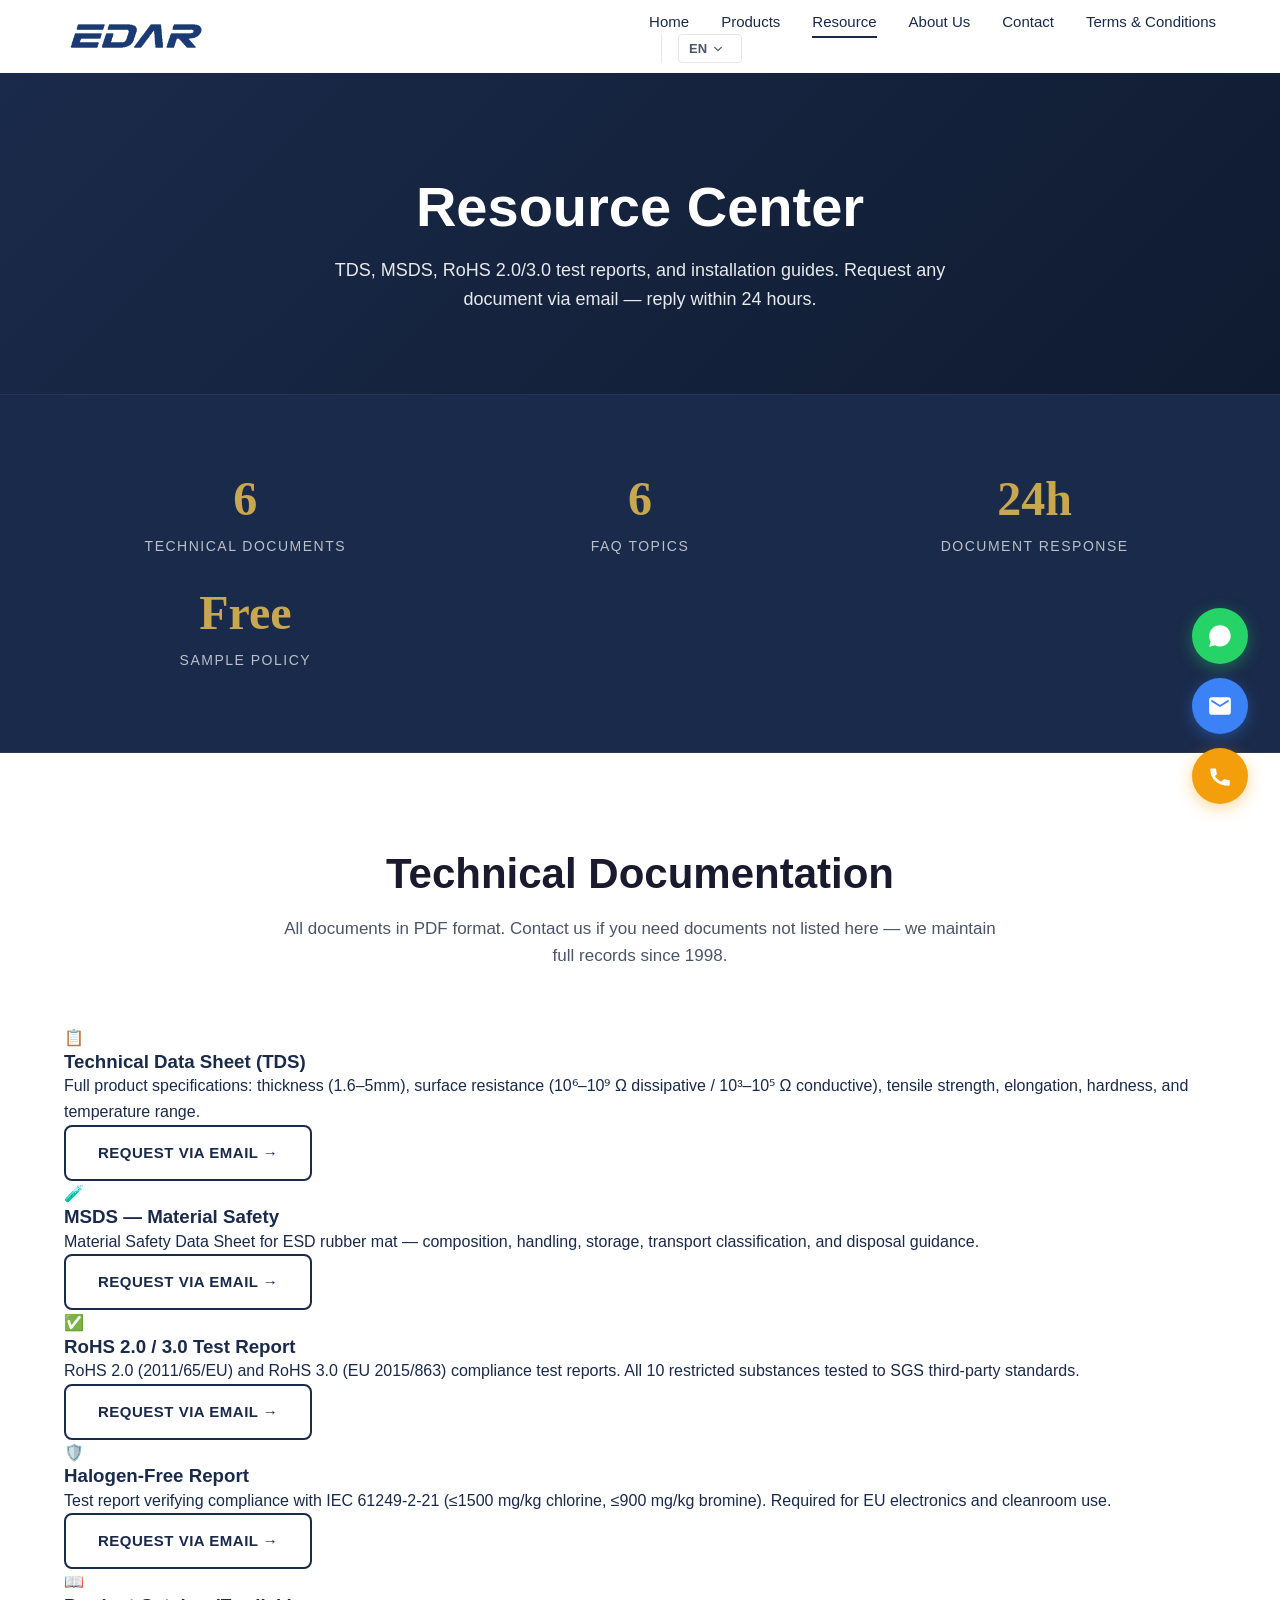
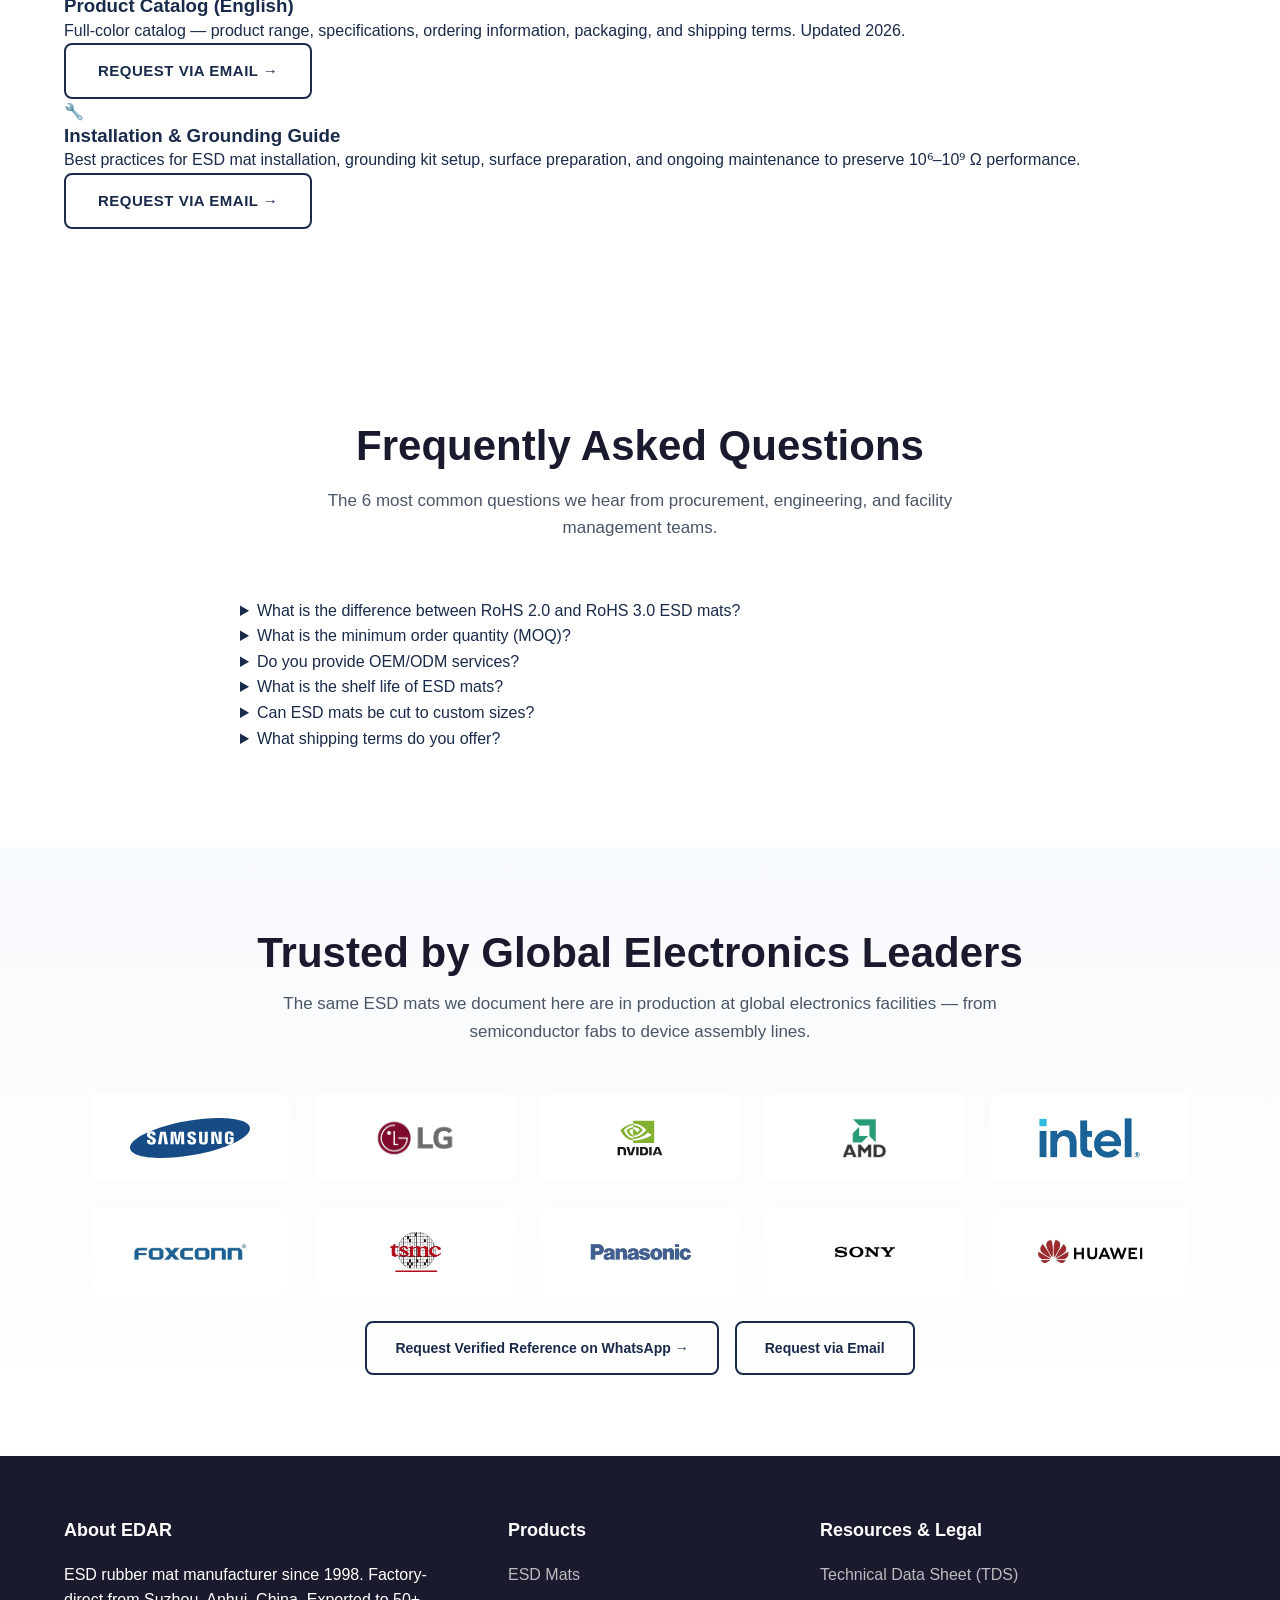
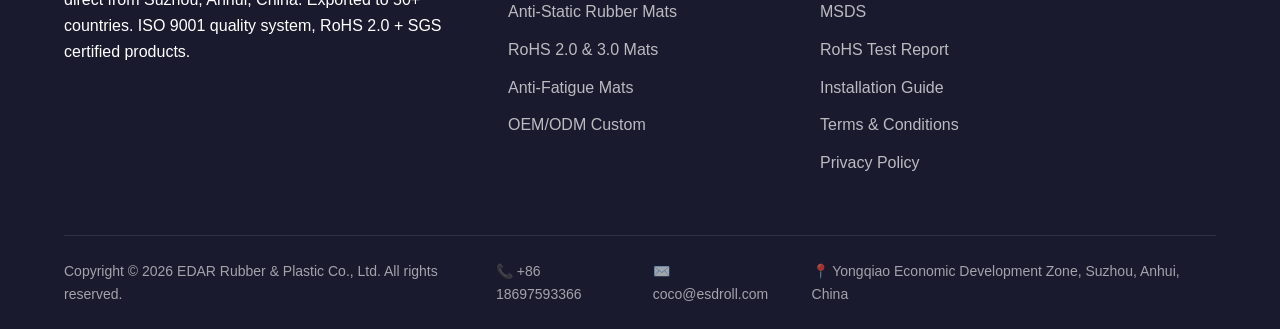
<file: resource.html>
<!DOCTYPE html>
<html lang="en">
<head>
<meta charset="UTF-8">
<meta name="viewport" content="width=device-width, initial-scale=1.0">
<title>ESD Mat Technical Resources | TDS, MSDS, RoHS Reports | EDAR</title>
<meta name="description" content="Download ESD mat technical data sheets, MSDS, RoHS 2.0/3.0 test reports, SGS certificates, halogen-free reports, and installation guides. 6 documents, 6 FAQs.">
<link rel="stylesheet" href="assets/css/style.css?v=25">
<!-- Open Graph -->
<meta property="og:type" content="website">
<meta property="og:url" content="https://edar-esd.com/resource.html">
<meta property="og:title" content="EDAR ESD Mat Technical Resources — TDS, MSDS, RoHS Reports">
<meta property="og:description" content="Download technical documents and answers to common ESD mat questions.">
<meta property="og:image" content="https://edar-esd.com/assets/img/hero-factory.webp">
<!-- Twitter -->
<meta name="twitter:card" content="summary_large_image">
<meta name="twitter:title" content="EDAR ESD Mat Technical Resources">
<meta name="twitter:description" content="TDS, MSDS, RoHS reports, halogen-free reports, installation guide.">
<meta name="twitter:image" content="https://edar-esd.com/assets/img/hero-factory.webp">
<script>document.write('<script src="assets/js/main.js?v=8?v=' + Date.now() + '"><\/script>');</script>
<script src="assets/js/i18n.js"></script>

<!-- SEO: Canonical -->
<link rel="canonical" href="https://edar-esd.com/resource.html">
<!-- SEO: Hreflang (EN/ZH only, x-default = EN) -->
<link rel="alternate" hreflang="en" href="https://edar-esd.com/resource.html">
<link rel="alternate" hreflang="zh" href="https://edar-esd.com/resource.html?lang=zh">
<link rel="alternate" hreflang="x-default" href="https://edar-esd.com/resource.html">
<!-- SEO: Organization Schema -->
<script type="application/ld+json">
{
  "@context": "https://schema.org",
  "@type": "Organization",
  "name": "EDAR (Suzhou Yida Rubber & Plastic Technology Co., Ltd.)",
  "alternateName": "EDAR ESD Mat",
  "url": "https://edar-esd.com/",
  "logo": "https://edar-esd.com/assets/img/logo-light.png",
  "description": "Leading manufacturer of ESD rubber mats since 1998. Factory-direct pricing, RoHS 2.0/3.0 + SGS certified, exported to 50+ countries.",
  "foundingDate": "1998",
  "address": {
    "@type": "PostalAddress",
    "streetAddress": "Yongqiao Industrial Park",
    "addressLocality": "Suzhou",
    "addressRegion": "Anhui",
    "postalCode": "234000",
    "addressCountry": "CN"
  },
  "contactPoint": [
    {
      "@type": "ContactPoint",
      "telephone": "+86-18697593366",
      "contactType": "sales",
      "email": "coco@esdroll.com",
      "availableLanguage": [
        "English",
        "Chinese"
      ]
    }
  ],
  "sameAs": []
}
</script>

</head>
<body>

<a href="#mainContent" class="skip-link"><span data-i18n="text_000_skip_to_main_content">Skip to main content</span></a>

<header class="site-header" id="siteHeader">
  <div class="container header-inner">
    <a href="index.html" class="logo logo-img" aria-label="EDAR home"><img src="assets/img/logo-dark.png" alt="EDAR" height="36"></a>
    <nav class="main-nav" id="mainNav" aria-label="Main navigation">
      <ul>
        <li><a href="index.html"><span data-i18n="text_003_home">Home</span></a></li>
        <li><a href="products.html"><span data-i18n="text_096_products">Products</span></a></li>
        <li><a href="resource.html" class="active" aria-current="page"><span data-i18n="text_005_resource">Resource</span></a></li>
        <li><a href="about.html"><span data-i18n="text_006_about_us">About Us</span></a></li>
        <li><a href="contact.html"><span data-i18n="text_007_contact">Contact</span></a></li>
        <li><a href="terms.html"><span data-i18n="text_107_terms_conditions">Terms & Conditions</span></a></li>
      </ul>
            <li class="lang-switcher">
          <button class="lang-btn" id="langToggle" aria-label="Language" aria-haspopup="true" aria-expanded="false">
            <span class="lang-current"><span data-i18n="text_009_en">EN</span></span>
            <svg class="lang-chevron" viewBox="0 0 12 12" width="10" height="10" aria-hidden="true">
              <path d="M2 4l4 4 4-4" stroke="currentColor" stroke-width="1.5" fill="none" stroke-linecap="round" stroke-linejoin="round"/>
            </svg>
          </button>
          <ul class="lang-dropdown" id="langDropdown" role="menu">
            <li role="none"><button role="menuitem" data-lang-switch="en"><span data-i18n="text_010_english">🇺🇸 English</span></button></li>
            <li role="none"><button role="menuitem" data-lang-switch="zh"><span data-i18n="text_011_text_11">🇨🇳 中文</span></button></li>
          </ul>
        </li>
      </nav>
    <button class="menu-toggle" id="menuToggle" aria-label="Menu" aria-expanded="false"><span></span><span></span><span></span></button>
  </div>
</header>

<main id="mainContent">

<section class="page-hero">
  <div class="container">
    <h1><span data-i18n="text_139_resource_center">Resource Center</span></h1>
    <p><span data-i18n="text_140_tds_msds_rohs_2_0_3_0_test_rep">TDS, MSDS, RoHS 2.0/3.0 test reports, and installation guides. Request any document via email — reply within 24 hours.</span></p>
  </div>
</section>

<!-- Stats Bar -->
<section class="stats-bar">
  <div class="container">
    <div class="stats-grid">
      <div class="stat-item">
        <div class="stat-num">6</div>
        <div class="stat-label">Technical Documents</div>
      </div>
      <div class="stat-item">
        <div class="stat-num">6</div>
        <div class="stat-label">FAQ Topics</div>
      </div>
      <div class="stat-item">
        <div class="stat-num">24h</div>
        <div class="stat-label">Document Response</div>
      </div>
      <div class="stat-item">
        <div class="stat-num">Free</div>
        <div class="stat-label">Sample Policy</div>
      </div>
    </div>
  </div>
</section>

<section class="resources-section">
  <div class="container">
    <h2 class="section-title"><span data-i18n="text_141_technical_documentation">Technical Documentation</span></h2>
    <p class="section-sub"><span data-i18n="text_142_all_documents_in_pdf_format_co">All documents in PDF format. Contact us if you need documents not listed here — we maintain full records since 1998.</span></p>

    <div class="resource-grid">
      <article class="resource-card">
        <div class="resource-icon">📋</div>
        <h3><span data-i18n="text_103_technical_data_sheet_tds">Technical Data Sheet (TDS)</span></h3>
        <p><span data-i18n="text_143_full_product_specifications_th">Full product specifications: thickness (1.6–5mm), surface resistance (10⁶–10⁹ Ω dissipative / 10³–10⁵ Ω conductive), tensile strength, elongation, hardness, and temperature range.</span></p>
        <a href="mailto:coco@esdroll.com?subject=TDS Request" class="btn btn-outline"><span data-i18n="text_159_request_via_email">Request via Email →</span></a>
      </article>

      <article class="resource-card">
        <div class="resource-icon">🧪</div>
        <h3><span data-i18n="text_145_msds_material_safety">MSDS — Material Safety</span></h3>
        <p><span data-i18n="text_146_material_safety_data_sheet_for">Material Safety Data Sheet for ESD rubber mat — composition, handling, storage, transport classification, and disposal guidance.</span></p>
        <a href="mailto:coco@esdroll.com?subject=MSDS Request" class="btn btn-outline"><span data-i18n="text_159_request_via_email">Request via Email →</span></a>
      </article>

      <article class="resource-card">
        <div class="resource-icon">✅</div>
        <h3><span data-i18n="text_148_rohs_2_0_3_0_test_report">RoHS 2.0 / 3.0 Test Report</span></h3>
        <p><span data-i18n="text_149_rohs_2_0_2011_65_eu_and_rohs_3">RoHS 2.0 (2011/65/EU) and RoHS 3.0 (EU 2015/863) compliance test reports. All 10 restricted substances tested to SGS third-party standards.</span></p>
        <a href="mailto:coco@esdroll.com?subject=RoHS Report" class="btn btn-outline"><span data-i18n="text_159_request_via_email">Request via Email →</span></a>
      </article>

      <article class="resource-card">
        <div class="resource-icon">🛡️</div>
        <h3><span data-i18n="text_151_halogen_free_report">Halogen-Free Report</span></h3>
        <p><span data-i18n="text_152_test_report_verifying_complian">Test report verifying compliance with IEC 61249-2-21 (≤1500 mg/kg chlorine, ≤900 mg/kg bromine). Required for EU electronics and cleanroom use.</span></p>
        <a href="mailto:coco@esdroll.com?subject=Halogen-Free Report" class="btn btn-outline"><span data-i18n="text_159_request_via_email">Request via Email →</span></a>
      </article>

      <article class="resource-card">
        <div class="resource-icon">📖</div>
        <h3><span data-i18n="text_154_product_catalog_english">Product Catalog (English)</span></h3>
        <p><span data-i18n="text_155_full_color_catalog_product_ran">Full-color catalog — product range, specifications, ordering information, packaging, and shipping terms. Updated 2026.</span></p>
        <a href="mailto:coco@esdroll.com?subject=Product Catalog" class="btn btn-outline"><span data-i18n="text_159_request_via_email">Request via Email →</span></a>
      </article>

      <article class="resource-card">
        <div class="resource-icon">🔧</div>
        <h3><span data-i18n="text_157_installation_grounding_guide">Installation & Grounding Guide</span></h3>
        <p><span data-i18n="text_158_best_practices_for_esd_mat_ins">Best practices for ESD mat installation, grounding kit setup, surface preparation, and ongoing maintenance to preserve 10⁶–10⁹ Ω performance.</span></p>
        <a href="mailto:coco@esdroll.com?subject=Installation Guide" class="btn btn-outline"><span data-i18n="text_159_request_via_email">Request via Email →</span></a>
      </article>
    </div>
  </div>
</section>

<section class="faq-section">
  <div class="container">
    <h2 class="section-title"><span data-i18n="text_160_frequently_asked_questions">Frequently Asked Questions</span></h2>
    <p class="section-sub"><span data-i18n="text_161_the_6_most_common_questions_we">The 6 most common questions we hear from procurement, engineering, and facility management teams.</span></p>
    <div class="faq-list">
      <details>
        <summary>What is the difference between RoHS 2.0 and RoHS 3.0 ESD mats?</summary>
        <p><span data-i18n="text_162_rohs_2_0_eu_directive_2011_65">RoHS 2.0 (EU Directive 2011/65/EU) restricts 6 hazardous substances — lead, mercury, cadmium, hexavalent chromium, PBB, PBDE. RoHS 3.0 (EU Directive 2015/863) adds 4 phthalate restrictions (DEHP, BBP, DBP, DIBP) for a total of 10 restricted substances. RoHS 3.0 mats are required for products sold in the EU after July 2019. EDAR offers both — most EU customers now request RoHS 3.0.</span></p>
      </details>
      <details>
        <summary>What is the minimum order quantity (MOQ)?</summary>
        <p><span data-i18n="text_163_standard_sizes_1_0m_10m_1_2m_1">Standard sizes (1.0m × 10m, 1.2m × 10m) — MOQ is 50 rolls. Custom sizes / colors / logos — MOQ is 100 rolls. Sample orders have no MOQ — free samples available with shipping at buyer's cost via DHL/FedEx (3–5 business days).</span></p>
      </details>
      <details>
        <summary>Do you provide OEM/ODM services?</summary>
        <p><span data-i18n="text_164_yes_full_oem_odm_including_cus">Yes. Full OEM/ODM including custom formulation, color matching (to Pantone or sample), logo printing on mat backing, private label packaging, and custom thickness/hardness. Lead time: 7 days for samples, 15–25 days for OEM production after sample approval.</span></p>
      </details>
      <details>
        <summary>What is the shelf life of ESD mats?</summary>
        <p><span data-i18n="text_165_2_years_in_proper_storage_temp">2 years in proper storage: temperature 30 ± 10°C, relative humidity 55 ± 15%, avoid direct sunlight and ozone. After 2 years, we recommend re-testing surface resistance before use — most mats maintain performance well beyond 2 years when stored correctly.</span></p>
      </details>
      <details>
        <summary>Can ESD mats be cut to custom sizes?</summary>
        <p><span data-i18n="text_166_yes_we_offer_custom_cutting_to">Yes. We offer custom cutting to your exact dimensions — circles, irregular shapes, pre-cut workstation kits, and roll-to-strip conversion. Tolerance ±2mm on standard cuts, ±0.5mm on precision CNC cuts. Custom cuts ship within 7 days of PO.</span></p>
      </details>
      <details>
        <summary>What shipping terms do you offer?</summary>
        <p><span data-i18n="text_167_fob_shanghai_or_fob_ningbo_are">FOB Shanghai or FOB Ningbo are standard. We can also arrange CIF, CNF, or DDP shipping to most major ports worldwide. Consolidated shipping for mixed SKUs (ESD mat + ESD PVC curtain + grounding kit) available on request to reduce per-unit logistics cost.</span></p>
      </details>
    </div>
  </div>
</section>

<section class="our-users">
  <div class="container">
    <h2 class="section-title"><span data-i18n="text_024_trusted_by_global_electronics">Trusted by Global Electronics Leaders</span></h2>
    <p class="section-sub"><span data-i18n="text_168_the_same_esd_mats_we_document">The same ESD mats we document here are in production at global electronics facilities — from semiconductor fabs to device assembly lines.</span></p>
    <div class="users-grid">
      <div class="user-logo" title="Samsung"><img src="assets/users/samsung.svg?v=3" alt="Samsung" loading="lazy" width="140" height="60"></div>
      <div class="user-logo" title="LG"><img src="assets/users/LG.webp" alt="LG" loading="lazy" width="140" height="60"></div>
      <div class="user-logo logo-large" title="NVIDIA"><img src="assets/users/nvidia.svg?v=2" alt="NVIDIA" loading="lazy" width="140" height="60"></div>
      <div class="user-logo" title="AMD"><img src="assets/users/amd.png.webp?v=2" alt="AMD" loading="lazy" width="140" height="60"></div>
      <div class="user-logo" title="Intel"><img src="assets/users/Intel-logo-2022.png.webp?v=5" alt="Intel" loading="lazy" width="140" height="60"></div>
      <div class="user-logo" title="Foxconn"><img src="assets/users/foxconn.webp" alt="Foxconn" loading="lazy"></div>
      <div class="user-logo" title="TSMC"><img src="assets/users/tsmc.webp" alt="TSMC" loading="lazy"></div>
      <div class="user-logo" title="Panasonic"><img src="assets/users/panasonic.webp" alt="Panasonic" loading="lazy"></div>
      <div class="user-logo logo-large" title="Sony"><img src="assets/users/sony.svg?v=2" alt="Sony" loading="lazy"></div>
      <div class="user-logo" title="Huawei"><img src="assets/users/huawei.webp" alt="Huawei" loading="lazy"></div>
    </div>
    <div class="users-cta">
      <a href="https://wa.me/8618697593366?text=Hi%20EDAR%2C%20I%27d%20like%20to%20add%20my%20company%20to%20your%20verified%20customer%20reference%20list.%20Please%20share%20case%20studies%20in%20my%20industry%20(semiconductor%2FEMS%2Frepair%2Flab)." class="btn btn-outline" target="_blank" rel="noopener"><span data-i18n="text_027_request_verified_reference_on">Request Verified Reference on WhatsApp →</span></a>
      <a href="mailto:coco@esdroll.com?subject=Request%20to%20be%20added%20as%20verified%20customer%20reference&body=Hi%20EDAR%2C%0A%0AI%27d%20like%20to%20add%20my%20company%20to%20your%20verified%20customer%20reference%20list.%0A%0ACompany%3A%0AIndustry%3A%20(semiconductor%20%2F%20EMS%20%2F%20repair%20%2F%20lab%20%2F%20other)%0ACountry%3A%0AEstimated%20monthly%20quantity%3A%0A%0AThanks" class="btn btn-ghost-dark"><span data-i18n="text_028_request_via_email">Request via Email</span></a>
    </div>
  </div>
</section>

</main>

<!-- Footer (consistent with index.html) -->
<footer class="site-footer">
  <div class="container">
    <div class="footer-grid">
      <div>
        <h3><span data-i18n="text_094_about_edar">About EDAR</span></h3>
        <p><span data-i18n="text_095_esd_rubber_mat_manufacturer_si">ESD rubber mat manufacturer since 1998. Factory-direct from Suzhou, Anhui, China. Exported to 50+ countries. ISO 9001 quality system, RoHS 2.0 + SGS certified products.</span></p>
      </div>
      <div>
        <h3><span data-i18n="text_096_products">Products</span></h3>
        <ul class="footer-links">
          <li><a href="products.html"><span data-i18n="text_097_esd_mats">ESD Mats</span></a></li>
          <li><a href="products.html"><span data-i18n="text_098_anti_static_rubber_mats">Anti-Static Rubber Mats</span></a></li>
          <li><a href="products.html"><span data-i18n="text_099_rohs_2_0_3_0_mats">RoHS 2.0 & 3.0 Mats</span></a></li>
          <li><a href="products.html"><span data-i18n="text_100_anti_fatigue_mats">Anti-Fatigue Mats</span></a></li>
          <li><a href="products.html"><span data-i18n="text_101_oem_odm_custom">OEM/ODM Custom</span></a></li>
        </ul>
      </div>
      <div>
        <h3><span data-i18n="text_102_resources_legal">Resources & Legal</span></h3>
        <ul class="footer-links">
          <li><a href="resource.html"><span data-i18n="text_103_technical_data_sheet_tds">Technical Data Sheet (TDS)</span></a></li>
          <li><a href="resource.html"><span data-i18n="text_104_msds">MSDS</span></a></li>
          <li><a href="resource.html"><span data-i18n="text_105_rohs_test_report">RoHS Test Report</span></a></li>
          <li><a href="resource.html"><span data-i18n="text_106_installation_guide">Installation Guide</span></a></li>
          <li><a href="terms.html"><span data-i18n="text_107_terms_conditions">Terms & Conditions</span></a></li>
          <li><a href="terms.html#privacy"><span data-i18n="text_108_privacy_policy">Privacy Policy</span></a></li>
        </ul>
      </div>
    </div>
    <div class="footer-bottom">
      <p><span data-i18n="text_109_copyright_2026_edar_rubber_pla">Copyright © 2026 Suzhou Yida Rubber & Plastic Technology Co., Ltd. (宿州市亿达橡塑科技有限公司) All rights reserved.</span></p>
      <ul>
        <li>📞 <a href="tel:+861****3366"><span data-i18n="text_110_86_18697593366">+86 18697593366</span></a></li>
        <li>✉️ <a href="mailto:coco@esdroll.com"><span data-i18n="text_111_sales_edar_esd_com">coco@esdroll.com</span></a></li>
        <li><span data-i18n="text_112_suzhou_jiangsu_china">📍 Suzhou, Jiangsu, China</span></li>
      </ul>
    </div>
  </div>
</footer>

<!-- WhatsApp Floating Button -->
<!-- Floating contact buttons (WhatsApp / Email / Phone) -->
<div class="wa-fab-stack" aria-label="Contact us">
  <a href="https://wa.me/8618697593366" class="wa-fab wa-whatsapp" target="_blank" rel="noopener" aria-label="Chat on WhatsApp">
    <span class="wa-fab-label">WhatsApp</span>
    <svg xmlns="http://www.w3.org/2000/svg" viewBox="0 0 24 24" aria-hidden="true"><path d="M17.5 14.4c-.3-.1-1.7-.8-2-.9-.3-.1-.5-.1-.7.2s-.8.9-1 1.1c-.2.2-.4.2-.7.1-1.8-.9-3-1.6-4.2-3.6-.3-.6.3-.5.9-1.7.1-.2.1-.4 0-.5-.1-.1-.7-1.6-.9-2.2-.2-.6-.5-.5-.7-.5h-.6c-.2 0-.5.1-.8.4-.3.3-1 1-1 2.5 0 1.5 1 2.9 1.2 3.1.1.2 2 3 4.8 4.2 1.8.7 2.5.8 3.4.7.5-.1 1.7-.7 2-1.4.2-.7.2-1.2.2-1.4-.1-.2-.3-.2-.6-.4zM12 2C6.5 2 2 6.5 2 12c0 1.8.5 3.5 1.3 5L2 22l5.2-1.4c1.4.8 3 1.2 4.7 1.2 5.5 0 10-4.5 10-10S17.5 2 12 2z"/></svg>
  </a>
  <a href="https://mail.google.com/mail/?view=cm&to=coco%40esdroll.com&su=Inquiry%20from%20esdroll.com" target="_blank" rel="noopener" class="wa-fab wa-email" aria-label="Email us">
    <span class="wa-fab-label">Email</span>
    <svg xmlns="http://www.w3.org/2000/svg" viewBox="0 0 24 24" aria-hidden="true"><path d="M20 4H4c-1.1 0-2 .9-2 2v12c0 1.1.9 2 2 2h16c1.1 0 2-.9 2-2V6c0-1.1-.9-2-2-2zm0 4-8 5-8-5V6l8 5 8-5v2z"/></svg>
  </a>
  <a href="tel:+8618697593366" class="wa-fab wa-phone" aria-label="Call us">
    <span class="wa-fab-label">Phone</span>
    <svg xmlns="http://www.w3.org/2000/svg" viewBox="0 0 24 24" aria-hidden="true"><path d="M6.6 10.8c1.4 2.8 3.8 5.1 6.6 6.6l2.2-2.2c.3-.3.7-.4 1-.2 1.1.4 2.3.6 3.6.6.6 0 1 .4 1 1V20c0 .6-.4 1-1 1C9.6 21 3 14.4 3 6c0-.6.4-1 1-1h3.5c.6 0 1 .4 1 1 0 1.3.2 2.5.6 3.6.1.4 0 .7-.2 1l-2.3 2.2z"/></svg>
  </a>
</div>


<script src="assets/js/main.js?v=8"></script>
<button class="back-to-top" id="backToTop" aria-label="Back to top">↑</button>
</body>
</html>
</file>
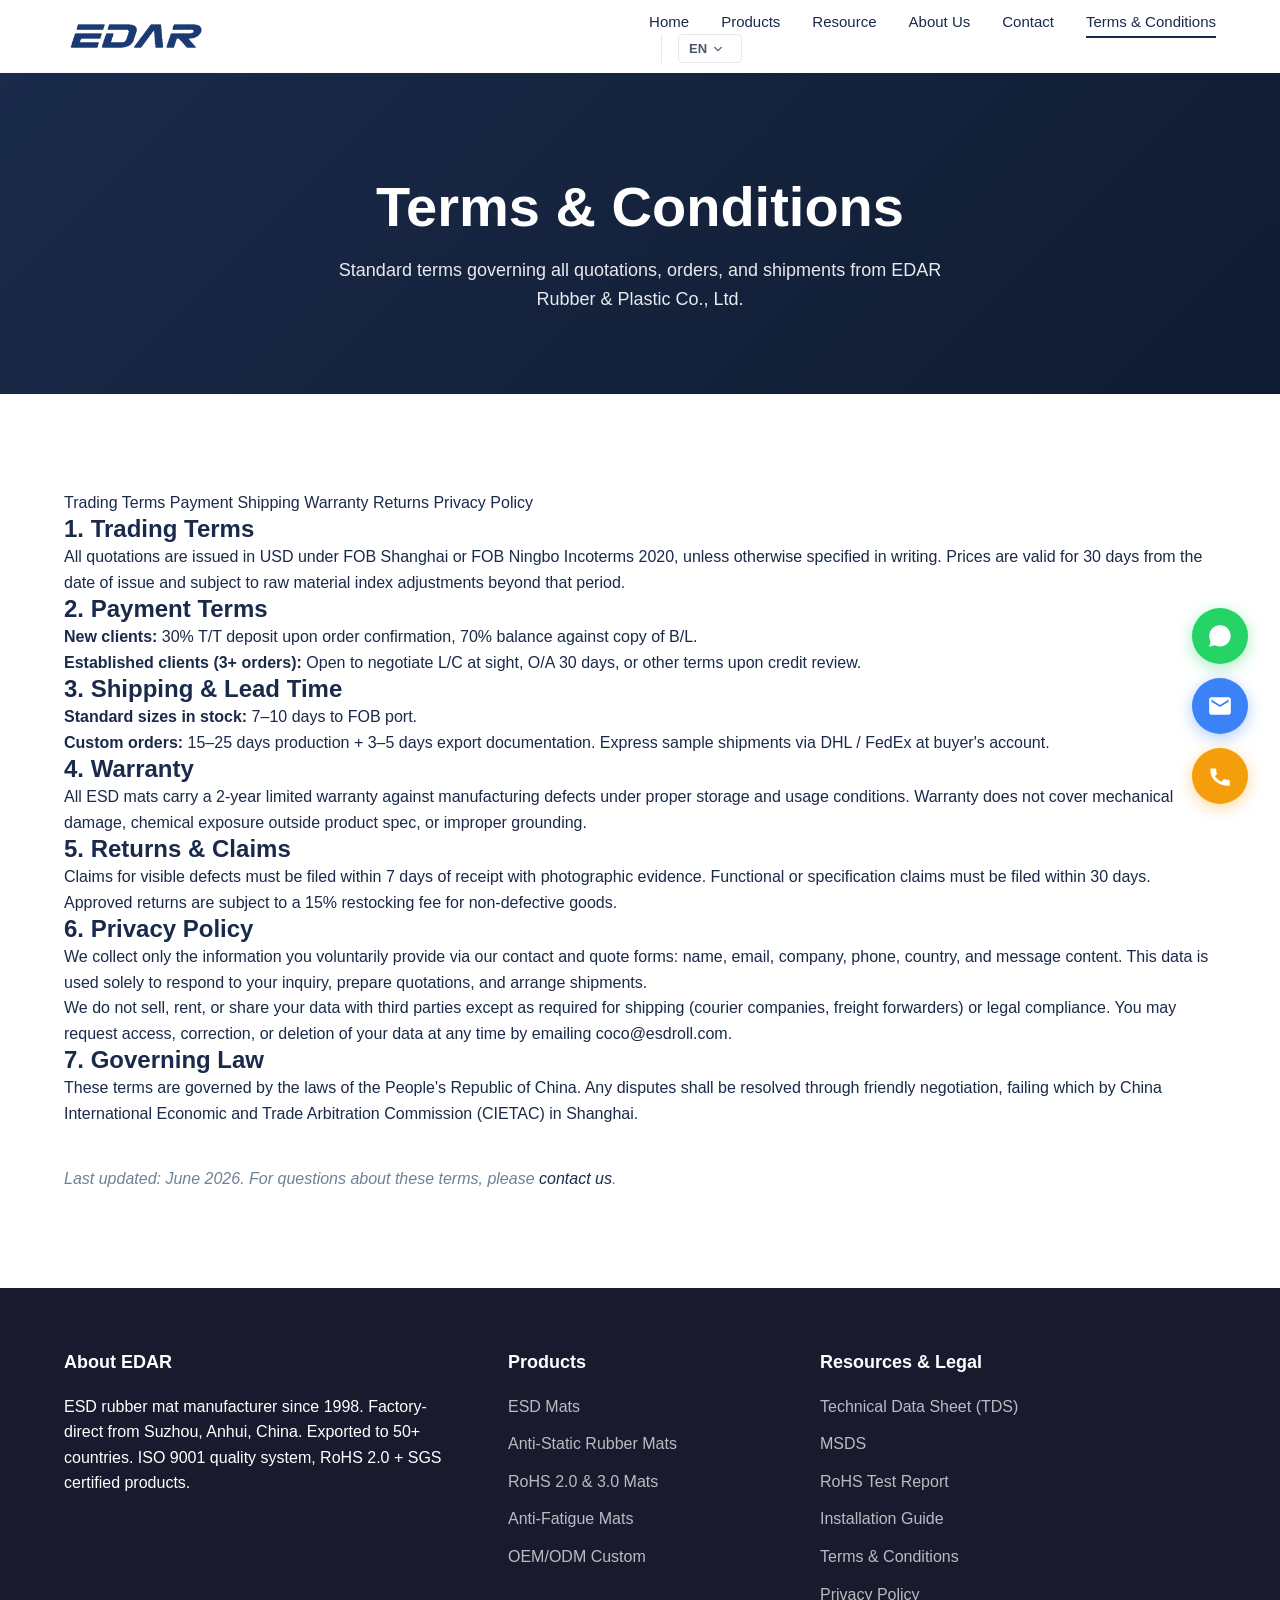
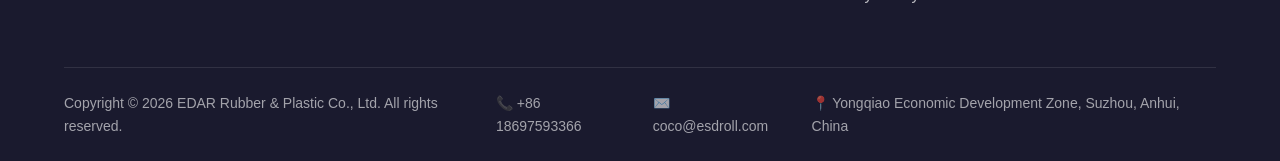
<file: terms.html>
<!DOCTYPE html>
<html lang="en">
<head>
<meta charset="UTF-8">
<meta name="viewport" content="width=device-width, initial-scale=1.0">
<title>Terms & Conditions | EDAR ESD Mat — Trading, Payment, Shipping, Privacy</title>
<meta name="description" content="EDAR ESD mat trading terms: FOB Shanghai/Ningbo Incoterms 2020, payment terms (T/T 30/70, L/C), shipping lead times, 2-year warranty, return policy, and GDPR-style privacy policy.">
<link rel="stylesheet" href="assets/css/style.css?v=25">
<!-- Open Graph -->
<meta property="og:type" content="website">
<meta property="og:url" content="https://edar-esd.com/terms.html">
<meta property="og:title" content="EDAR ESD Mat — Terms & Conditions">
<meta property="og:description" content="Trading, payment, shipping, warranty, returns, and privacy policies.">
<meta property="og:image" content="https://edar-esd.com/assets/img/hero-factory.webp">
<!-- Twitter -->
<meta name="twitter:card" content="summary">
<meta name="twitter:title" content="EDAR ESD Mat — Terms & Conditions">
<meta name="twitter:description" content="Trading, payment, shipping, warranty, returns, and privacy policies.">
<script>document.write('<script src="assets/js/main.js?v=8?v=' + Date.now() + '"><\/script>');</script>
<script src="assets/js/i18n.js"></script>

<!-- SEO: Canonical -->
<link rel="canonical" href="https://edar-esd.com/terms.html">
<!-- SEO: Hreflang (EN/ZH only, x-default = EN) -->
<link rel="alternate" hreflang="en" href="https://edar-esd.com/terms.html">
<link rel="alternate" hreflang="zh" href="https://edar-esd.com/terms.html?lang=zh">
<link rel="alternate" hreflang="x-default" href="https://edar-esd.com/terms.html">
<!-- SEO: Organization Schema -->
<script type="application/ld+json">
{
  "@context": "https://schema.org",
  "@type": "Organization",
  "name": "EDAR (Suzhou Yida Rubber & Plastic Technology Co., Ltd.)",
  "alternateName": "EDAR ESD Mat",
  "url": "https://edar-esd.com/",
  "logo": "https://edar-esd.com/assets/img/logo-light.png",
  "description": "Leading manufacturer of ESD rubber mats since 1998. Factory-direct pricing, RoHS 2.0/3.0 + SGS certified, exported to 50+ countries.",
  "foundingDate": "1998",
  "address": {
    "@type": "PostalAddress",
    "streetAddress": "Yongqiao Industrial Park",
    "addressLocality": "Suzhou",
    "addressRegion": "Anhui",
    "postalCode": "234000",
    "addressCountry": "CN"
  },
  "contactPoint": [
    {
      "@type": "ContactPoint",
      "telephone": "+86-18697593366",
      "contactType": "sales",
      "email": "coco@esdroll.com",
      "availableLanguage": [
        "English",
        "Chinese"
      ]
    }
  ],
  "sameAs": []
}
</script>

</head>
<body>

<a href="#mainContent" class="skip-link"><span data-i18n="text_000_skip_to_main_content">Skip to main content</span></a>

<header class="site-header" id="siteHeader">
  <div class="container header-inner">
    <a href="index.html" class="logo logo-img" aria-label="EDAR home"><img src="assets/img/logo-dark.png" alt="EDAR" height="36"></a>
    <nav class="main-nav" id="mainNav" aria-label="Main navigation">
      <ul>
        <li><a href="index.html"><span data-i18n="text_003_home">Home</span></a></li>
        <li><a href="products.html"><span data-i18n="text_096_products">Products</span></a></li>
        <li><a href="resource.html"><span data-i18n="text_005_resource">Resource</span></a></li>
        <li><a href="about.html"><span data-i18n="text_006_about_us">About Us</span></a></li>
        <li><a href="contact.html"><span data-i18n="text_007_contact">Contact</span></a></li>
        <li><a href="terms.html" class="active" aria-current="page"><span data-i18n="text_107_terms_conditions">Terms & Conditions</span></a></li>
      </ul>
            <li class="lang-switcher">
          <button class="lang-btn" id="langToggle" aria-label="Language" aria-haspopup="true" aria-expanded="false">
            <span class="lang-current"><span data-i18n="text_009_en">EN</span></span>
            <svg class="lang-chevron" viewBox="0 0 12 12" width="10" height="10" aria-hidden="true">
              <path d="M2 4l4 4 4-4" stroke="currentColor" stroke-width="1.5" fill="none" stroke-linecap="round" stroke-linejoin="round"/>
            </svg>
          </button>
          <ul class="lang-dropdown" id="langDropdown" role="menu">
            <li role="none"><button role="menuitem" data-lang-switch="en"><span data-i18n="text_010_english">🇺🇸 English</span></button></li>
            <li role="none"><button role="menuitem" data-lang-switch="zh"><span data-i18n="text_011_text_11">🇨🇳 中文</span></button></li>
          </ul>
        </li>
      </nav>
    <button class="menu-toggle" id="menuToggle" aria-label="Menu" aria-expanded="false"><span></span><span></span><span></span></button>
  </div>
</header>

<main id="mainContent">

<section class="page-hero">
  <div class="container">
    <h1><span data-i18n="text_107_terms_conditions">Terms & Conditions</span></h1>
    <p><span data-i18n="text_191_standard_terms_governing_all_q">Standard terms governing all quotations, orders, and shipments from Suzhou Yida Rubber & Plastic Technology Co., Ltd. (宿州市亿达橡塑科技有限公司)</span></p>
  </div>
</section>

<section class="legal-content">
  <div class="container">
    <nav class="legal-nav" aria-label="Legal sections">
      <a href="#trading"><span data-i18n="text_192_trading_terms">Trading Terms</span></a>
      <a href="#payment"><span data-i18n="text_193_payment">Payment</span></a>
      <a href="#shipping"><span data-i18n="text_194_shipping">Shipping</span></a>
      <a href="#warranty"><span data-i18n="text_195_warranty">Warranty</span></a>
      <a href="#returns"><span data-i18n="text_196_returns">Returns</span></a>
      <a href="#privacy"><span data-i18n="text_108_privacy_policy">Privacy Policy</span></a>
    </nav>

    <h2 id="trading"><span data-i18n="text_197_1_trading_terms">1. Trading Terms</span></h2>
    <p><span data-i18n="text_198_all_quotations_are_issued_in_u">All quotations are issued in USD under FOB Shanghai or FOB Ningbo Incoterms 2020, unless otherwise specified in writing. Prices are valid for 30 days from the date of issue and subject to raw material index adjustments beyond that period.</span></p>

    <h2 id="payment"><span data-i18n="text_199_2_payment_terms">2. Payment Terms</span></h2>
    <p><strong>New clients:</strong> 30% T/T deposit upon order confirmation, 70% balance against copy of B/L.</p>
    <p><strong>Established clients (3+ orders):</strong> Open to negotiate L/C at sight, O/A 30 days, or other terms upon credit review.</p>

    <h2 id="shipping"><span data-i18n="text_200_3_shipping_lead_time">3. Shipping & Lead Time</span></h2>
    <p><strong>Standard sizes in stock:</strong> 7–10 days to FOB port.</p>
    <p><strong>Custom orders:</strong> 15–25 days production + 3–5 days export documentation. Express sample shipments via DHL / FedEx at buyer's account.</p>

    <h2 id="warranty"><span data-i18n="text_201_4_warranty">4. Warranty</span></h2>
    <p><span data-i18n="text_202_all_esd_mats_carry_a_2_year_li">All ESD mats carry a 2-year limited warranty against manufacturing defects under proper storage and usage conditions. Warranty does not cover mechanical damage, chemical exposure outside product spec, or improper grounding.</span></p>

    <h2 id="returns"><span data-i18n="text_203_5_returns_claims">5. Returns & Claims</span></h2>
    <p><span data-i18n="text_204_claims_for_visible_defects_mus">Claims for visible defects must be filed within 7 days of receipt with photographic evidence. Functional or specification claims must be filed within 30 days. Approved returns are subject to a 15% restocking fee for non-defective goods.</span></p>

    <h2 id="privacy"><span data-i18n="text_205_6_privacy_policy">6. Privacy Policy</span></h2>
    <p><span data-i18n="text_206_we_collect_only_the_informatio">We collect only the information you voluntarily provide via our contact and quote forms: name, email, company, phone, country, and message content. This data is used solely to respond to your inquiry, prepare quotations, and arrange shipments.</span></p>
    <p>We do not sell, rent, or share your data with third parties except as required for shipping (courier companies, freight forwarders) or legal compliance. You may request access, correction, or deletion of your data at any time by emailing <a href="mailto:coco@esdroll.com"><span data-i18n="text_111_sales_edar_esd_com">coco@esdroll.com</span></a>.</p>

    <h2><span data-i18n="text_207_7_governing_law">7. Governing Law</span></h2>
    <p><span data-i18n="text_208_these_terms_are_governed_by_th">These terms are governed by the laws of the People's Republic of China. Any disputes shall be resolved through friendly negotiation, failing which by China International Economic and Trade Arbitration Commission (CIETAC) in Shanghai.</span></p>

    <p style="margin-top: 40px; color: var(--gray-500); font-style: italic;">Last updated: June 2026. For questions about these terms, please <a href="contact.html"><span data-i18n="text_209_contact_us">contact us</span></a>.</p>
  </div>
</section>

</main>

<!-- Footer (consistent with index.html) -->
<footer class="site-footer">
  <div class="container">
    <div class="footer-grid">
      <div>
        <h3><span data-i18n="text_094_about_edar">About EDAR</span></h3>
        <p><span data-i18n="text_095_esd_rubber_mat_manufacturer_si">ESD rubber mat manufacturer since 1998. Factory-direct from Suzhou, Anhui, China. Exported to 50+ countries. ISO 9001 quality system, RoHS 2.0 + SGS certified products.</span></p>
      </div>
      <div>
        <h3><span data-i18n="text_096_products">Products</span></h3>
        <ul class="footer-links">
          <li><a href="products.html"><span data-i18n="text_097_esd_mats">ESD Mats</span></a></li>
          <li><a href="products.html"><span data-i18n="text_098_anti_static_rubber_mats">Anti-Static Rubber Mats</span></a></li>
          <li><a href="products.html"><span data-i18n="text_099_rohs_2_0_3_0_mats">RoHS 2.0 & 3.0 Mats</span></a></li>
          <li><a href="products.html"><span data-i18n="text_100_anti_fatigue_mats">Anti-Fatigue Mats</span></a></li>
          <li><a href="products.html"><span data-i18n="text_101_oem_odm_custom">OEM/ODM Custom</span></a></li>
        </ul>
      </div>
      <div>
        <h3><span data-i18n="text_102_resources_legal">Resources & Legal</span></h3>
        <ul class="footer-links">
          <li><a href="resource.html"><span data-i18n="text_103_technical_data_sheet_tds">Technical Data Sheet (TDS)</span></a></li>
          <li><a href="resource.html"><span data-i18n="text_104_msds">MSDS</span></a></li>
          <li><a href="resource.html"><span data-i18n="text_105_rohs_test_report">RoHS Test Report</span></a></li>
          <li><a href="resource.html"><span data-i18n="text_106_installation_guide">Installation Guide</span></a></li>
          <li><a href="terms.html"><span data-i18n="text_107_terms_conditions">Terms & Conditions</span></a></li>
          <li><a href="terms.html#privacy"><span data-i18n="text_108_privacy_policy">Privacy Policy</span></a></li>
        </ul>
      </div>
    </div>
    <div class="footer-bottom">
      <p><span data-i18n="text_109_copyright_2026_edar_rubber_pla">Copyright © 2026 Suzhou Yida Rubber & Plastic Technology Co., Ltd. (宿州市亿达橡塑科技有限公司) All rights reserved.</span></p>
      <ul>
        <li>📞 <a href="tel:+861****3366"><span data-i18n="text_110_86_18697593366">+86 18697593366</span></a></li>
        <li>✉️ <a href="mailto:coco@esdroll.com"><span data-i18n="text_111_sales_edar_esd_com">coco@esdroll.com</span></a></li>
        <li><span data-i18n="text_112_suzhou_jiangsu_china">📍 Suzhou, Jiangsu, China</span></li>
      </ul>
    </div>
  </div>
</footer>

<!-- WhatsApp Floating Button -->
<!-- Floating contact buttons (WhatsApp / Email / Phone) -->
<div class="wa-fab-stack" aria-label="Contact us">
  <a href="https://wa.me/8618697593366" class="wa-fab wa-whatsapp" target="_blank" rel="noopener" aria-label="Chat on WhatsApp">
    <span class="wa-fab-label">WhatsApp</span>
    <svg xmlns="http://www.w3.org/2000/svg" viewBox="0 0 24 24" aria-hidden="true"><path d="M17.5 14.4c-.3-.1-1.7-.8-2-.9-.3-.1-.5-.1-.7.2s-.8.9-1 1.1c-.2.2-.4.2-.7.1-1.8-.9-3-1.6-4.2-3.6-.3-.6.3-.5.9-1.7.1-.2.1-.4 0-.5-.1-.1-.7-1.6-.9-2.2-.2-.6-.5-.5-.7-.5h-.6c-.2 0-.5.1-.8.4-.3.3-1 1-1 2.5 0 1.5 1 2.9 1.2 3.1.1.2 2 3 4.8 4.2 1.8.7 2.5.8 3.4.7.5-.1 1.7-.7 2-1.4.2-.7.2-1.2.2-1.4-.1-.2-.3-.2-.6-.4zM12 2C6.5 2 2 6.5 2 12c0 1.8.5 3.5 1.3 5L2 22l5.2-1.4c1.4.8 3 1.2 4.7 1.2 5.5 0 10-4.5 10-10S17.5 2 12 2z"/></svg>
  </a>
  <a href="https://mail.google.com/mail/?view=cm&to=coco%40esdroll.com&su=Inquiry%20from%20esdroll.com" target="_blank" rel="noopener" class="wa-fab wa-email" aria-label="Email us">
    <span class="wa-fab-label">Email</span>
    <svg xmlns="http://www.w3.org/2000/svg" viewBox="0 0 24 24" aria-hidden="true"><path d="M20 4H4c-1.1 0-2 .9-2 2v12c0 1.1.9 2 2 2h16c1.1 0 2-.9 2-2V6c0-1.1-.9-2-2-2zm0 4-8 5-8-5V6l8 5 8-5v2z"/></svg>
  </a>
  <a href="tel:+8618697593366" class="wa-fab wa-phone" aria-label="Call us">
    <span class="wa-fab-label">Phone</span>
    <svg xmlns="http://www.w3.org/2000/svg" viewBox="0 0 24 24" aria-hidden="true"><path d="M6.6 10.8c1.4 2.8 3.8 5.1 6.6 6.6l2.2-2.2c.3-.3.7-.4 1-.2 1.1.4 2.3.6 3.6.6.6 0 1 .4 1 1V20c0 .6-.4 1-1 1C9.6 21 3 14.4 3 6c0-.6.4-1 1-1h3.5c.6 0 1 .4 1 1 0 1.3.2 2.5.6 3.6.1.4 0 .7-.2 1l-2.3 2.2z"/></svg>
  </a>
</div>


<script src="assets/js/main.js?v=8"></script>
<button class="back-to-top" id="backToTop" aria-label="Back to top">↑</button>
</body>
</html>
</file>
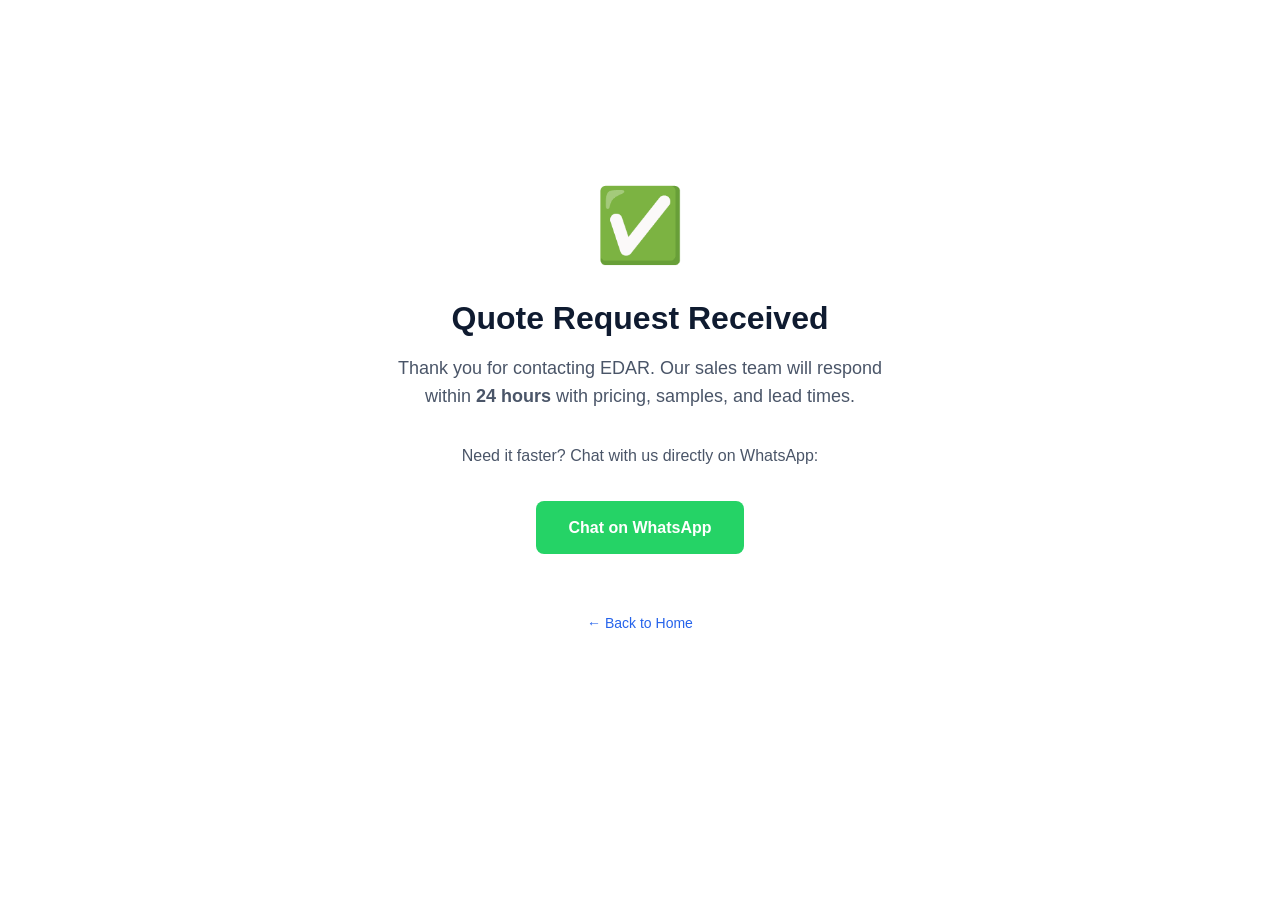
<file: thank-you.html>
<!DOCTYPE html>
<html lang="en">
<head>
  <meta charset="UTF-8">
  <meta name="viewport" content="width=device-width, initial-scale=1.0">
  <title>Quote Request Received | EDAR</title>
  <link rel="stylesheet" href="assets/css/style.css?v=25">
</head>
<body>
  <main style="max-width:600px;margin:120px auto;padding:48px;text-align:center;font-family:-apple-system,sans-serif;">
    <div style="font-size:72px;margin-bottom:16px;">✅</div>
    <h1 style="font-size:32px;margin-bottom:16px;color:#0f1b30;">Quote Request Received</h1>
    <p style="font-size:18px;color:#4a5568;margin-bottom:32px;line-height:1.6;">
      Thank you for contacting EDAR. Our sales team will respond within <strong>24 hours</strong> with pricing, samples, and lead times.
    </p>
    <p style="font-size:16px;color:#4a5568;margin-bottom:32px;line-height:1.6;">
      Need it faster? Chat with us directly on WhatsApp:
    </p>
    <a href="https://wa.me/8618697593366?text=Hi%20EDAR%2C%20I%20just%20submitted%20a%20quote%20request%20on%20esdroll.com%20and%20need%20a%20faster%20response." style="display:inline-block;background:#25D366;color:white;padding:14px 32px;border-radius:8px;text-decoration:none;font-weight:600;font-size:16px;margin-bottom:24px;">
      Chat on WhatsApp
    </a>
    <p style="margin-top:32px;">
      <a href="index.html" style="color:#2563eb;text-decoration:none;font-size:14px;">← Back to Home</a>
    </p>
  </main>
</body>
</html>
</file>
<file: assets/css/style.css>
/* ================================================
   EDAR ESD Mat — Main Stylesheet
   Pure CSS, no framework, no build step
   ================================================ */

/* ============== Design Tokens (EDAR Brand v2) ============== */
:root {
  /* === Brand Colors (原站配色: 深蓝 + 橙红 + 金) === */
  --primary: #1A2A4A;          /* Deep Navy — 工业品牌稳重 */
  --primary-light: #2C4270;    /* Hover/secondary */
  --primary-dark: #0F1B30;     /* Gradient end */
  --accent: #E85D3A;           /* Warm Coral Orange — CTA */
  --accent-hover: #D04E2C;     /* Accent hover */
  --gold: #C8A84E;             /* Premium gold — 数字/装饰 */

  /* === Neutrals === */
  --dark: #1A1A2E;
  --text: #1A1A2E;
  --text-light: #6B7280;
  --gray-900: #1A2A4A;
  --gray-700: #4A5568;
  --gray-500: #718096;
  --gray-300: #E5E7EB;
  --gray-200: #F0F2F5;
  --gray-100: #FAFBFC;
  --white: #FFFFFF;
  --border: #E5E7EB;

  /* === Background === */
  --bg: #FAFBFC;
  --bg-alt: #F0F2F5;

  /* === Shadows === */
  --shadow-sm: 0 1px 3px rgba(0,0,0,0.06);
  --shadow: 0 4px 24px rgba(0,0,0,0.06);
  --shadow-md: 0 4px 12px rgba(0,0,0,0.1);
  --shadow-lg: 0 12px 48px rgba(0,0,0,0.1);

  /* === Radius === */
  --radius-sm: 6px;
  --radius: 8px;
  --radius-lg: 12px;

  /* === Transitions === */
  --transition: 0.25s cubic-bezier(0.4, 0, 0.2, 1);

  /* === Max Width === */
  --max-w: 1200px;
}

* { box-sizing: border-box; margin: 0; padding: 0; }
html { scroll-behavior: smooth; }
body {
  font-family: 'Inter', -apple-system, BlinkMacSystemFont, sans-serif;
  color: var(--gray-900);
  background: var(--white);
  line-height: 1.6;
  -webkit-font-smoothing: antialiased;
}
h1, h2, h3, h4 { font-family: 'Poppins', sans-serif; line-height: 1.2; font-weight: 700; }
a { color: var(--primary); text-decoration: none; transition: color var(--transition); }
a:hover { color: var(--primary-dark); }
img { max-width: 100%; height: auto; display: block; }
.container { max-width: 1200px; margin: 0 auto; padding: 0 24px; }

/* ============== Header ============== */
.site-header {
  position: sticky; top: 0; z-index: 100;
  background: rgba(255,255,255,0.95);
  backdrop-filter: blur(12px);
  border-bottom: 1px solid var(--gray-100);
  transition: box-shadow var(--transition);
}
.site-header.scrolled { box-shadow: var(--shadow-md); }
.header-inner { display: flex; align-items: center; justify-content: space-between; height: 72px; }
.logo { display: flex; align-items: center; font-family: 'Poppins'; font-weight: 800; font-size: 24px; color: var(--dark); }
.logo-img img { height: 36px; width: auto; display: block; }
.logo-mark {
  display: inline-flex; align-items: center; justify-content: center;
  width: 36px; height: 36px; background: var(--primary); color: white;
  border-radius: 8px; margin-right: 4px; font-size: 20px;
}
.main-nav > ul { display: flex; gap: 32px; list-style: none; }
.main-nav a {
  color: var(--gray-900); font-weight: 500; font-size: 15px;
  position: relative; padding: 8px 0;
}
.main-nav a::after {
  content: ''; position: absolute; bottom: 0; left: 0;
  width: 0; height: 2px; background: var(--primary); transition: width var(--transition);
}
.main-nav a:hover::after, .main-nav a.active::after { width: 100%; }
.main-nav a.active { color: var(--primary); }
.menu-toggle { display: none; background: none; border: 0; cursor: pointer; padding: 8px; }
.menu-toggle span { display: block; width: 24px; height: 2px; background: var(--dark); margin: 5px 0; transition: var(--transition); }

/* ============== Hero ============== */
.hero {
  position: relative; min-height: 640px; display: flex; align-items: center;
  color: white; overflow: hidden; text-align: center;
}
.hero-video { position: absolute; inset: 0; z-index: 0; }
.hero-video video, .hero-image { width: 100%; height: 100%; object-fit: cover; }
.hero-overlay { position: absolute; inset: 0; background: linear-gradient(135deg, rgba(26,42,74,0.4) 0%, rgba(15,27,48,0.25) 100%); }
.hero-content { position: relative; z-index: 1; padding: 120px 24px; max-width: 900px; margin: 0 auto; }
.eyebrow { color: var(--accent); font-size: 13px; font-weight: 700; letter-spacing: 2px; margin-bottom: 16px; }
.hero h1 { font-size: clamp(32px, 5vw, 56px); margin-bottom: 24px; text-shadow: 0 2px 12px rgba(0,0,0,0.45); }
.hero-sub { font-size: 18px; opacity: 0.95; margin-bottom: 40px; max-width: 720px; margin-left: auto; margin-right: auto; text-shadow: 0 1px 6px rgba(0,0,0,0.4); }
.hero-cta { display: flex; gap: 16px; justify-content: center; flex-wrap: wrap; }
.hero-thumbs { display: flex; gap: 12px; justify-content: center; margin-top: 56px; flex-wrap: wrap; }
.hero-thumb {
  width: 80px; height: 60px; object-fit: cover;
  border-radius: 8px; border: 2px solid rgba(255,255,255,0.2);
  transition: all var(--transition);
  background: rgba(255,255,255,0.1);
  box-shadow: var(--shadow-md);
}
.hero-thumb:hover { transform: translateY(-4px) scale(1.08); border-color: var(--accent); box-shadow: 0 8px 24px rgba(255,107,0,0.3); }

/* ============== Buttons ============== */
.btn {
  display: inline-flex; align-items: center; gap: 8px;
  padding: 14px 32px; border-radius: var(--radius);
  font-weight: 600; font-size: 15px; cursor: pointer;
  transition: all var(--transition); border: 2px solid transparent;
  text-transform: uppercase; letter-spacing: 0.5px;
}
.btn-primary { background: var(--accent); color: white; border-color: var(--accent); }
.btn-primary:hover { background: var(--accent-hover); border-color: var(--accent-hover); color: white; transform: translateY(-2px); box-shadow: 0 4px 16px rgba(232,93,58,0.35); }
.btn-primary:disabled, .btn-primary[disabled] { background: var(--gray-500); border-color: var(--gray-500); cursor: not-allowed; transform: none; box-shadow: none; }
.btn-ghost { background: transparent; color: white; border-color: rgba(255,255,255,0.4); }
.btn-ghost:hover { background: rgba(255,255,255,0.15); color: white; border-color: var(--accent); }
.btn-lg { padding: 18px 40px; font-size: 16px; }
.btn-outline { background: transparent; color: var(--primary); border-color: var(--primary); }
.btn-outline:hover { background: var(--primary); color: white; }
.btn:focus-visible { outline: 2px solid var(--accent); outline-offset: 3px; }

/* ============== Sections ============== */
section { padding: 96px 0; }
.section-title { font-size: clamp(28px, 4vw, 42px); text-align: center; margin-bottom: 16px; color: var(--dark); }
.section-sub { font-size: 17px; color: var(--gray-700); text-align: center; max-width: 720px; margin: 0 auto 56px; }
.section-title.light, .section-sub.light { color: white; }
.section-sub.light { opacity: 0.95; }

/* ============== Why Us ============== */
.grid-3 { display: grid; grid-template-columns: repeat(3, 1fr); gap: 32px; }
.feature-card {
  background: white; padding: 40px 32px; border-radius: 12px;
  border: 1px solid var(--gray-100);
  transition: all var(--transition); position: relative; overflow: hidden;
}
.feature-card::before {
  content: ''; position: absolute; top: 0; left: 0; width: 100%; height: 4px;
  background: linear-gradient(90deg, var(--primary), var(--accent));
  transform: scaleX(0); transform-origin: left; transition: transform var(--transition);
}
.feature-card:hover { transform: translateY(-6px); box-shadow: var(--shadow-lg); border-color: transparent; }
.feature-card:hover::before { transform: scaleX(1); }
.feature-num { font-family: 'Poppins'; font-size: 48px; font-weight: 800; color: var(--accent); opacity: 0.15; line-height: 1; margin-bottom: 16px; }
.feature-card h3 { font-size: 22px; margin-bottom: 16px; }
.feature-card p { color: var(--gray-700); margin-bottom: 20px; }
.link-arrow { color: var(--primary); font-weight: 600; font-size: 14px; }
.link-arrow:hover { color: var(--accent); }

/* ============== Product Cards ============== */
.product-cards { gap: 24px; }
.product-card {
  background: white; border-radius: 12px; overflow: hidden;
  border: 1px solid var(--gray-100); transition: all var(--transition);
  display: flex; flex-direction: column;
}
.product-card:hover { transform: translateY(-4px); box-shadow: var(--shadow-lg); border-color: var(--primary); }
.product-card-img {
  aspect-ratio: 4/3; background: var(--gray-100);
  display: flex; align-items: center; justify-content: center; overflow: hidden;
}
.product-card-img img { width: 100%; height: 100%; object-fit: cover; transition: transform 0.5s; }
.product-card:hover .product-card-img img { transform: scale(1.05); }
.product-card-body { padding: 24px; flex: 1; display: flex; flex-direction: column; }
.product-card h3 { font-size: 20px; margin-bottom: 12px; color: var(--dark); }
.product-card p { color: var(--gray-700); font-size: 14px; flex: 1; margin-bottom: 16px; }
.product-card .product-meta { display: flex; gap: 12px; font-size: 12px; color: var(--gray-500); margin-bottom: 16px; }
.product-card .product-meta span { background: var(--gray-100); padding: 4px 10px; border-radius: 4px; }
.product-card-badge {
  position: absolute; top: 12px; left: 12px;
  background: var(--accent); color: white;
  padding: 6px 12px; border-radius: 6px;
  font-size: 11px; font-weight: 700; text-transform: uppercase;
  letter-spacing: 0.5px;
  box-shadow: var(--shadow-sm);
  z-index: 2;
}
.product-card .product-tag {
  position: absolute; top: 12px; right: 12px;
  color: white;
  padding: 6px 12px; border-radius: 6px;
  font-size: 11px; font-weight: 700; text-transform: uppercase;
  letter-spacing: 0.5px;
  box-shadow: var(--shadow-sm);
  z-index: 2;
}
.product-card-img { position: relative; }
.product-specs {
  list-style: none; padding: 12px 0; margin: 0 0 16px;
  border-top: 1px solid var(--gray-100); border-bottom: 1px solid var(--gray-100);
  font-size: 13px;
}
.product-specs li { padding: 4px 0; color: var(--gray-700); }
.product-specs strong { color: var(--dark); margin-right: 6px; }

/* ============== Material Section ============== */
.material { background: var(--gray-100); }
.material-card { text-align: center; padding: 32px 24px; }
.material-icon { font-size: 56px; margin-bottom: 20px; }
.material-card h3 { font-size: 20px; margin-bottom: 12px; }
.material-card p { color: var(--gray-700); }

/* ============== Specs Strip ============== */
.specs-strip { background: linear-gradient(135deg, var(--primary) 0%, var(--primary-dark) 100%); color: white; }
.specs-grid { display: grid; grid-template-columns: repeat(4, 1fr); gap: 24px; }
.spec-item { text-align: left; padding: 28px 24px; background: rgba(255,255,255,0.05); border-radius: 12px; border: 1px solid rgba(255,255,255,0.1); position: relative; }
.spec-icon { width: 40px; height: 40px; margin-bottom: 14px; color: var(--gold); display: inline-flex; align-items: center; justify-content: center; }
.spec-icon svg { width: 100%; height: 100%; stroke-width: 1.75; }
.spec-title { font-family: 'Poppins'; font-size: 14px; font-weight: 700; color: var(--gold); text-transform: uppercase; letter-spacing: 1.5px; margin-bottom: 18px; }
.spec-value { font-family: 'Poppins'; font-size: 22px; font-weight: 700; color: var(--white); line-height: 1.2; margin-bottom: 8px; word-break: break-word; }
.spec-label { font-size: 13px; opacity: 0.85; margin-bottom: 18px; }
.spec-primary { padding-bottom: 14px; border-bottom: 1px solid rgba(255,255,255,0.1); margin-bottom: 14px; }
.spec-rows { list-style: none; padding: 0; margin: 0; }
.spec-rows li { display: flex; justify-content: space-between; align-items: center; padding: 6px 0; font-size: 12px; border-bottom: 1px solid rgba(255,255,255,0.05); gap: 8px; }
.spec-rows li:last-child { border-bottom: 0; }
.spec-row-label { color: rgba(255,255,255,0.65); flex: 1; }
.spec-row-value { color: var(--white); font-weight: 600; font-family: 'Poppins'; text-align: right; }

/* ============== Quote Form ============== */
.quote-form { background: var(--gray-100); }
.form { max-width: 800px; margin: 0 auto; background: white; padding: 40px; border-radius: 12px; box-shadow: var(--shadow-md); }
.form-row { display: grid; grid-template-columns: 1fr 1fr; gap: 20px; margin-bottom: 20px; }
.form-group { display: flex; flex-direction: column; }
.form-group.full { grid-column: 1 / -1; margin-bottom: 24px; }
.form-group label { font-size: 14px; font-weight: 600; color: var(--gray-900); margin-bottom: 8px; }
.form-group input, .form-group select, .form-group textarea {
  padding: 12px 16px; border: 1px solid var(--gray-300);
  border-radius: var(--radius); font-size: 15px; font-family: inherit;
  transition: border-color var(--transition), box-shadow var(--transition);
}
.form-group input:focus, .form-group select:focus, .form-group textarea:focus {
  outline: 2px solid var(--accent);
  outline-offset: 0;
  border-color: var(--accent);
  box-shadow: 0 0 0 3px rgba(232,93,58,0.15);
}

/* ============== Footer ============== */
.site-footer { background: var(--dark); color: white; padding: 64px 0 24px; }
.footer-grid { display: grid; grid-template-columns: 1.5fr 1fr 1.5fr; gap: 48px; margin-bottom: 48px; }
.site-footer h3 { color: white; font-size: 18px; margin-bottom: 20px; }
.footer-contact, .footer-links { list-style: none; }
.footer-contact li, .footer-links li { margin-bottom: 12px; }
.footer-contact a, .footer-links a { color: rgba(255,255,255,0.7); }
.footer-contact a:hover, .footer-links a:hover { color: var(--accent); }
.footer-bottom {
  border-top: 1px solid rgba(255,255,255,0.1); padding-top: 24px;
  display: flex; justify-content: space-between; align-items: center;
  color: rgba(255,255,255,0.6); font-size: 14px;
}
.footer-bottom ul { display: flex; gap: 24px; list-style: none; }
.footer-bottom a { color: rgba(255,255,255,0.6); }
.footer-bottom a:hover { color: var(--accent); }

/* ============== Sample Modal ============== */
.modal-backdrop {
  position: fixed; inset: 0; background: rgba(15,26,44,0.7);
  display: none; align-items: center; justify-content: center; z-index: 200;
  backdrop-filter: blur(4px);
}
.modal-backdrop.open { display: flex; }
.modal {
  background: white; padding: 40px; border-radius: 12px;
  max-width: 500px; width: 90%; max-height: 90vh; overflow-y: auto;
  box-shadow: var(--shadow-lg);
}
.modal h3 { font-size: 24px; margin-bottom: 8px; }
.modal p { color: var(--gray-700); margin-bottom: 24px; }
.modal-close {
  position: absolute; top: 16px; right: 16px;
  background: none; border: 0; font-size: 24px; cursor: pointer; color: var(--gray-500);
}

/* ============== Toast ============== */
.toast {
  position: fixed; bottom: 32px; right: 32px; z-index: 300;
  background: var(--dark); color: white; padding: 16px 24px;
  border-radius: 8px; box-shadow: var(--shadow-lg);
  transform: translateX(120%); transition: transform 0.3s;
  display: flex; align-items: center; gap: 12px;
}
.toast.show { transform: translateX(0); }
.toast.success { background: #10b981; }
.toast.error { background: #ef4444; }

/* ============== Responsive ============== */
@media (min-width: 769px) and (max-width: 968px) {
  .grid-3 { grid-template-columns: repeat(2, 1fr); }
  .apps-grid { grid-template-columns: repeat(2, 1fr); }
  .testimonials-grid { grid-template-columns: repeat(2, 1fr); }
  .specs-grid { grid-template-columns: repeat(2, 1fr); }
  .cert-grid { grid-template-columns: repeat(3, 1fr); }
  .users-grid { grid-template-columns: repeat(3, 1fr); }
}

@media (max-width: 968px) {
  .grid-3, .specs-grid, .footer-grid, .testimonials-grid, .apps-grid { grid-template-columns: 1fr; }
  /* Industry applications: vertical cards like products on mobile */
  .apps-grid { gap: 20px; }
  .app-card {
    background: white;
    border-radius: 12px;
    border: 1px solid var(--gray-100);
    overflow: hidden;
    transition: all var(--transition);
    display: flex;
    flex-direction: column;
  }
  .app-img { aspect-ratio: 4/3; overflow: hidden; background: var(--gray-100); }
  .app-img img { width: 100%; height: 100%; object-fit: cover; display: block; }
  .app-body { padding: 20px; }
  .app-body h3 { font-size: 18px; margin-bottom: 8px; }
  .app-body p { font-size: 14px; }
  .stats-grid { grid-template-columns: repeat(2, 1fr); }
  .cert-grid { grid-template-columns: repeat(3, 1fr); }
  .form-row { grid-template-columns: 1fr; }
  .menu-toggle { display: block; }
  .main-nav {
    position: fixed; top: 72px; left: 0; right: 0; background: white;
    box-shadow: var(--shadow-md); padding: 24px;
    transform: translateY(-100%); transition: transform var(--transition);
    border-bottom: 1px solid var(--gray-100);
  }
  .main-nav.open { transform: translateY(0); }
  .main-nav ul { flex-direction: column; gap: 16px; }
  .hero { min-height: 480px; }
  .hero-content { padding: 80px 24px; }
  section { padding: 64px 0; }
  .footer-bottom { flex-direction: column; gap: 16px; }
}

/* ============== Stats Bar (Numbers Strip) ============== */
.stats-bar {
  background: var(--primary);
  color: white;
  padding: 80px 0;
  border-top: 1px solid rgba(255,255,255,0.05);
  border-bottom: 1px solid rgba(255,255,255,0.05);
}
.stats-grid { display: grid; grid-template-columns: repeat(3, 1fr); gap: 32px; }
.stat-item { text-align: center; }
.stat-num { font-family: 'Poppins'; font-size: 48px; font-weight: 800; color: var(--gold); line-height: 1; margin-bottom: 12px; word-break: break-word; }
.stat-label { font-size: 14px; color: rgba(255,255,255,0.7); text-transform: uppercase; letter-spacing: 1.5px; }

/* ============== Scroll Reveal Animation ============== */
.reveal {
  opacity: 0;
  transform: translateY(24px);
  transition: opacity 0.6s ease-out, transform 0.6s ease-out;
}
.reveal.reveal-visible {
  opacity: 1;
  transform: translateY(0);
}
/* Stagger child reveals */
.apps-grid .app-card:nth-child(2).reveal-visible,
.testimonials-grid .testimonial-card:nth-child(2).reveal-visible,
.stats-grid .stat-item:nth-child(2).reveal-visible,
.users-grid .user-logo:nth-child(2).reveal-visible { transition-delay: 0.06s; }
.apps-grid .app-card:nth-child(3).reveal-visible,
.testimonials-grid .testimonial-card:nth-child(3).reveal-visible,
.stats-grid .stat-item:nth-child(3).reveal-visible,
.users-grid .user-logo:nth-child(3).reveal-visible { transition-delay: 0.12s; }

.testimonials-grid .testimonial-card:nth-child(4).reveal-visible { transition-delay: 0.18s; }

.testimonials-grid .testimonial-card:nth-child(5).reveal-visible { transition-delay: 0.24s; }

.testimonials-grid .testimonial-card:nth-child(6).reveal-visible { transition-delay: 0.30s; }
.apps-grid .app-card:nth-child(4).reveal-visible,
.stats-grid .stat-item:nth-child(4).reveal-visible,
.users-grid .user-logo:nth-child(4).reveal-visible { transition-delay: 0.18s; }

.stats-grid .stat-item:nth-child(5).reveal-visible,
.users-grid .user-logo:nth-child(5).reveal-visible { transition-delay: 0.24s; }

.stats-grid .stat-item:nth-child(6).reveal-visible,
.users-grid .user-logo:nth-child(6).reveal-visible { transition-delay: 0.30s; }
.apps-grid .app-card:nth-child(5).reveal-visible,
.users-grid .user-logo:nth-child(5).reveal-visible { transition-delay: 0.24s; }
.users-grid .user-logo:nth-child(6).reveal-visible { transition-delay: 0.30s; }
.users-grid .user-logo:nth-child(7).reveal-visible { transition-delay: 0.36s; }
.users-grid .user-logo:nth-child(8).reveal-visible { transition-delay: 0.42s; }
.users-grid .user-logo:nth-child(9).reveal-visible { transition-delay: 0.48s; }
.users-grid .user-logo:nth-child(10).reveal-visible { transition-delay: 0.54s; }
@media (prefers-reduced-motion: reduce) {
  .reveal, .reveal.reveal-visible { opacity: 1; transform: none; transition: none; }
}

/* ============== Certifications ============== */
.certifications { background: var(--gray-100); }
.cert-grid { display: grid; grid-template-columns: repeat(6, 1fr); gap: 20px; }
.cert-badge {
  background: white; padding: 24px 16px; border-radius: 12px;
  text-align: center; border: 1px solid var(--gray-100);
  transition: all var(--transition);
}
.cert-badge:hover { transform: translateY(-4px); box-shadow: var(--shadow-md); border-color: var(--accent); }
.cert-icon { width: 64px; height: 64px; margin: 0 auto 12px; color: var(--primary); display: flex; align-items: center; justify-content: center; }
.cert-icon svg { width: 100%; height: 100%; stroke-width: 1.75; }
.cert-icon img { max-width: 100%; max-height: 100%; object-fit: contain; }
.cert-name { font-family: 'Poppins'; font-size: 14px; font-weight: 700; color: var(--dark); margin-bottom: 4px; }
.cert-desc { font-size: 11px; color: var(--gray-500); }

/* ============== Back to Top ============== */
.back-to-top {
  position: fixed; bottom: 32px; right: 32px; z-index: 99;
  width: 48px; height: 48px; border-radius: 50%;
  background: var(--primary); color: white; border: 0;
  font-size: 20px; font-weight: 700; cursor: pointer;
  box-shadow: var(--shadow-lg);
  opacity: 0; transform: translateY(20px); pointer-events: none;
  transition: all var(--transition);
}
.back-to-top.show { opacity: 1; transform: translateY(0); pointer-events: auto; }
.back-to-top:hover { background: var(--accent); transform: translateY(-4px); }
.back-to-top:focus-visible { outline: 2px solid var(--gold); outline-offset: 2px; }

/* ============== Page Hero (sub-pages) ============== */
.page-hero { background: linear-gradient(135deg, var(--primary) 0%, var(--primary-dark) 100%); color: white; padding: 100px 0 80px; text-align: center; }
.page-hero h1 { font-size: clamp(36px, 5vw, 56px); margin-bottom: 16px; }
.page-hero p { font-size: 18px; opacity: 0.9; max-width: 640px; margin: 0 auto; }
.page-hero .eyebrow { color: var(--accent); }
.story-grid { display: grid; grid-template-columns: 2fr 1fr; gap: 64px; align-items: start; }
.story-text h2 { font-size: 32px; margin-bottom: 24px; }
.story-text p { color: var(--gray-700); margin-bottom: 16px; font-size: 16px; }
.story-stats { display: grid; grid-template-columns: 1fr 1fr; gap: 16px; }
.story-stats .stat-item { background: var(--gray-100); padding: 24px 16px; border-radius: 12px; }
.story-stats .stat-num { font-size: 32px; color: var(--accent); }
.story-stats .stat-label { color: var(--gray-700); text-transform: none; letter-spacing: 0; }
.mission { background: var(--gray-100); }
@media (max-width: 968px) { .story-grid { grid-template-columns: 1fr; } }

/* ============== Our Users (Customer Logos) ============== */
.our-users {
  padding: 80px 0;
  background: linear-gradient(180deg, #f7fafc 0%, #ffffff 100%);
  border-top: 1px solid var(--gray-100);
  border-bottom: 1px solid var(--gray-100);
}
.our-users .section-title { margin-bottom: 12px; }
.our-users .section-sub { margin-bottom: 48px; }
.users-grid {
  display: grid;
  grid-template-columns: repeat(5, 1fr);
  gap: 24px;
  align-items: center;
  max-width: 1100px;
  margin: 0 auto;
}
.user-logo {
  display: flex;
  align-items: center;
  justify-content: center;
  height: 90px;
  padding: 14px 16px;
  background: var(--white);
  border: 1px solid var(--gray-100);
  border-radius: var(--radius);
  transition: all var(--transition);
  filter: grayscale(30%);
  opacity: 0.85;
  overflow: hidden;
}
.user-logo:hover {
  filter: grayscale(0%);
  opacity: 1;
  transform: translateY(-3px);
  box-shadow: var(--shadow-md);
  border-color: var(--primary);
}
.user-logo img {
  /* 2026-06-15 视觉统一 v3：120×40 框，平衡 Intel 撑满 + Sony svg 主体被压缩 */
  width: 120px;
  height: 40px;
  object-fit: contain;
  object-position: center;
  display: block;
  max-width: none;
  max-height: none;
}

/* 2026-06-15 NVIDIA + Sony 单独放大 30%（这两个比例极端,默认框显示偏小）*/
.user-logo.logo-large img {
  width: 156px;
  height: 52px;
}
/* 移除所有个别 logo 比例调整 — 统一规则让 JS 处理 */
.user-logo.user-logo-text {
  color: var(--dark);
  font-weight: 800;
  transition: color var(--transition);
}
.user-logo.user-logo-text:hover { color: var(--primary); }
.user-logo.user-logo-text svg { height: 50px; width: auto; }
.users-note {
  text-align: center;
  font-size: 13px;
  color: var(--gray-500);
  margin-top: 32px;
  font-style: italic;
}

/* ============== Users CTA (Verified Reference Request) ============== */
.users-cta {
  display: flex; gap: 16px; justify-content: center; align-items: center;
  margin-top: 24px; flex-wrap: wrap;
}
.users-cta .btn { padding: 14px 28px; font-size: 14px; text-transform: none; letter-spacing: 0; }
.btn-ghost-dark {
  background: transparent; color: var(--primary);
  border: 2px solid var(--primary);
}
.btn-ghost-dark:hover { background: var(--primary); color: white; transform: translateY(-2px); }
@media (max-width: 640px) {
  .users-cta { flex-direction: column; width: 100%; }
  .users-cta .btn { width: 100%; }
}

/* ============== Industry Applications ============== */
.applications { background: var(--gray-100); }
.apps-grid { display: grid; grid-template-columns: repeat(4, 1fr); gap: 24px; }
.app-card {
  background: white; border-radius: 12px; overflow: hidden;
  box-shadow: var(--shadow-sm); transition: all var(--transition);
}
.app-card:hover { transform: translateY(-4px); box-shadow: var(--shadow-lg); }
.app-img { aspect-ratio: 4/3; overflow: hidden; background: var(--gray-100); }
.app-img img { width: 100%; height: 100%; object-fit: cover; transition: transform 0.5s; }
.app-card:hover .app-img img { transform: scale(1.05); }
.app-body { padding: 24px; }
.app-body h3 { font-size: 18px; margin-bottom: 8px; color: var(--dark); }
.app-body p { font-size: 14px; color: var(--gray-700); line-height: 1.5; }

/* ============== Testimonials ============== */
.testimonials { background: white; }
.testimonials-grid { display: grid; grid-template-columns: repeat(3, 1fr); gap: 32px; }
.testimonial-card {
  background: var(--gray-100);
  padding: 36px 28px;
  border-radius: 12px;
  position: relative;
  border-left: 4px solid var(--accent);
  transition: all var(--transition);
}
.testimonial-card:hover { transform: translateY(-3px); box-shadow: var(--shadow-md); }
.testimonial-quote {
  font-family: 'Poppins'; font-size: 64px; line-height: 1;
  color: var(--primary); opacity: 0.2;
  position: absolute; top: 8px; left: 20px;
}
.testimonial-text {
  font-size: 15px; line-height: 1.7; color: var(--gray-700);
  margin: 24px 0 24px; font-style: italic;
}
.testimonial-author { display: flex; align-items: center; gap: 12px; }
.testimonial-avatar {
  width: 44px; height: 44px; border-radius: 50%;
  background: linear-gradient(135deg, var(--primary), var(--accent));
  color: white; display: flex; align-items: center; justify-content: center;
  font-weight: 700; font-size: 18px;
  font-family: 'Poppins';
}
.testimonial-name { font-weight: 600; color: var(--dark); font-size: 14px; }
.testimonial-role { font-size: 12px; color: var(--gray-500); margin-top: 2px; }
@media (max-width: 768px) {
  .users-grid { grid-template-columns: repeat(3, 1fr); gap: 16px; }
  .user-logo { height: 70px; padding: 10px; }
  .user-logo img { max-height: 40px; }
  .page-hero { padding: 64px 0 48px; }
  .page-hero h1 { font-size: 30px; }
  .page-hero p { font-size: 16px; }
  .stats-bar { padding: 48px 0; }
  .hero-thumbs { gap: 8px; }
  .hero-thumb { width: 60px; height: 45px; }
  .hero-cta { flex-direction: column; align-items: center; }
  .hero-cta .btn { width: 100%; max-width: 320px; }

  /* Industry applications: vertical cards like products on mobile */
  .apps-grid { gap: 20px; }
  .app-card {
    background: white;
    border-radius: 12px;
    border: 1px solid var(--gray-100);
    overflow: hidden;
    transition: all var(--transition);
    display: flex;
    flex-direction: column;
  }
  .app-img { aspect-ratio: 4/3; overflow: hidden; background: var(--gray-100); }
  .app-img img { width: 100%; height: 100%; object-fit: cover; display: block; }
  .app-body { padding: 20px; }
  .app-body h3 { font-size: 18px; margin-bottom: 8px; }
  .app-body p { font-size: 14px; }
}
@media (max-width: 480px) {
  /* Layout spacing */
  section { padding: 48px 0; }
  .hero { min-height: 400px; }
  .hero-content { padding: 60px 24px; }
  .page-hero { padding: 48px 0 40px; }
  .page-hero h1 { font-size: 26px; }
  .page-hero p { font-size: 15px; }
  .stats-bar { padding: 40px 0; }
  .stats-grid { grid-template-columns: 1fr; gap: 24px; }
  .stat-num { font-size: 32px; }
  .stat-label { font-size: 12px; }
  /* Typography */
  .section-title { font-size: 24px; }
  .section-sub { font-size: 14px; margin-bottom: 32px; }
  .hero h1 { font-size: 28px; }
  .hero-sub { font-size: 15px; }
  /* Grids */
  .users-grid { grid-template-columns: repeat(2, 1fr); gap: 10px; }
  .user-logo { height: 56px; padding: 8px; }
  .user-logo img { max-height: 32px; }
  .cert-grid { grid-template-columns: repeat(2, 1fr); gap: 10px; }
  .cert-badge { padding: 12px 8px; border-radius: 8px; }
  .cert-name { font-size: 11px; }
  .cert-icon { width: 44px; height: 44px; }
  .cert-desc { font-size: 10px; }
  /* App cards (ESD Mat Use Scenarios) */
  .app-img { aspect-ratio: 4/3; }
  .app-body { padding: 16px; }
  .app-body h3 { font-size: 16px; }
  .app-body p { font-size: 13px; }
  /* Feature cards */
  .feature-card { padding: 28px 20px; }
  .feature-card h3 { font-size: 18px; }
  .feature-card p { font-size: 14px; }
  .feature-num { font-size: 36px; }
  /* Product cards */
  .product-card-body { padding: 16px; }
  .product-card h3 { font-size: 17px; }
  .product-card p { font-size: 13px; }
  .product-card .product-meta { flex-wrap: wrap; gap: 8px; }
  /* Buttons */
  .hero-cta .btn { width: 100%; max-width: 260px; padding: 12px 20px; font-size: 13px; }
  /* Thumbs */
  .hero-thumb { width: 52px; height: 39px; }
  .hero-thumbs { gap: 6px; margin-top: 32px; }
  /* Footer */
  .site-footer { padding: 40px 0 16px; }
  .footer-grid { gap: 32px; }
  .site-footer h3 { font-size: 16px; }
  .site-footer p, .site-footer li { font-size: 14px; }
}

/* ============== Material Card with Image ============== */
.material-img {
  width: 100%;
  height: 180px;
  border-radius: var(--radius);
  overflow: hidden;
  margin-bottom: 20px;
  background: var(--gray-100);
}
.material-img img {
  width: 100%;
  height: 100%;
  object-fit: cover;
  transition: transform 0.4s ease;
}
.material-card:hover .material-img img { transform: scale(1.05); }

/* ============== Skip-to-content (A11y) ============== */
.skip-link {
  position: absolute; top: -100%; left: 16px; z-index: 9999;
  padding: 12px 24px; background: var(--primary); color: white;
  border-radius: 0 0 var(--radius) var(--radius);
  font-weight: 600; text-decoration: none;
  transition: top 0.2s;
}
.skip-link:focus { top: 0; color: white; }

/* ============== Section Rhythm Utilities ============== */
.section--dense { padding: 64px 0; }
.section--heroic { padding: 120px 0; }
.section--alt-bg { background: var(--bg); }

/* ============== Floating Action Buttons (WhatsApp / Email / Phone) ============== */
.wa-fab-stack {
  position: fixed; bottom: 96px; right: 32px; z-index: 98;
  display: flex; flex-direction: column; gap: 14px;
  align-items: flex-end;
}
.wa-fab {
  width: 56px; height: 56px; border-radius: 50%;
  color: white;
  display: flex; align-items: center; justify-content: center;
  box-shadow: 0 4px 16px rgba(0,0,0,0.18);
  transition: all var(--transition);
  text-decoration: none;
}
.wa-fab:hover { transform: translateY(-4px) scale(1.05); }
.wa-fab:focus-visible { outline: 2px solid var(--gold); outline-offset: 3px; }
.wa-fab svg { width: 26px; height: 26px; fill: white; }
.wa-fab.wa-whatsapp { background: #25D366; box-shadow: 0 4px 16px rgba(37,211,102,0.4); }
.wa-fab.wa-whatsapp:hover { background: #1FB855; box-shadow: 0 8px 24px rgba(37,211,102,0.5); }
.wa-fab.wa-email { background: #3b82f6; box-shadow: 0 4px 16px rgba(59,130,246,0.4); }
.wa-fab.wa-email:hover { background: #2563eb; box-shadow: 0 8px 24px rgba(59,130,246,0.5); }
.wa-fab.wa-phone { background: #f59e0b; box-shadow: 0 4px 16px rgba(245,158,11,0.4); }
.wa-fab.wa-phone:hover { background: #d97706; box-shadow: 0 8px 24px rgba(245,158,11,0.5); }
.wa-fab-label {
  position: absolute; right: 70px; top: 50%; transform: translateY(-50%);
  background: var(--dark); color: white; padding: 6px 12px; border-radius: 6px;
  font-size: 13px; white-space: nowrap; opacity: 0; pointer-events: none;
  transition: opacity 0.2s;
}
.wa-fab:hover .wa-fab-label, .wa-fab:focus-visible .wa-fab-label { opacity: 1; }
@media (max-width: 768px) {
  .wa-fab-stack { bottom: 88px; right: 20px; gap: 10px; }
  .wa-fab { width: 52px; height: 52px; }
  .wa-fab svg { width: 24px; height: 24px; }
  .wa-fab-label { display: none; }
}
.wa-float {
  position: fixed; bottom: 96px; right: 32px; z-index: 98;
  width: 56px; height: 56px; border-radius: 50%;
  background: #25D366; color: white;
  display: flex; align-items: center; justify-content: center;
  box-shadow: 0 4px 16px rgba(37,211,102,0.4);
  transition: all var(--transition);
  text-decoration: none;
}
.wa-float:hover { transform: translateY(-4px) scale(1.05); background: #1FB855; box-shadow: 0 8px 24px rgba(37,211,102,0.5); }
.wa-float:focus-visible { outline: 2px solid var(--gold); outline-offset: 3px; }
.wa-float svg { width: 28px; height: 28px; fill: white; }
@media (max-width: 768px) { .wa-float { bottom: 88px; right: 20px; width: 52px; height: 52px; } }

/* ============== Story Text Reading Width ============== */
.story-text p { max-width: 65ch; }

/* ============== Language Switcher (Dropdown) ============== */
.lang-switcher {
  position: relative;
  display: flex !important;
  align-items: center;
  margin-left: 12px;
  padding-left: 16px;
  border-left: 1px solid var(--gray-300);
}
.lang-btn {
  background: transparent;
  border: 1px solid var(--gray-300);
  color: var(--gray-700);
  padding: 6px 10px;
  border-radius: 4px;
  font-size: 13px;
  font-weight: 600;
  cursor: pointer;
  transition: all 0.2s;
  display: flex;
  align-items: center;
  gap: 6px;
  font-family: inherit;
  min-width: 64px;
}
.lang-btn:hover {
  border-color: var(--primary);
  color: var(--primary);
  background: rgba(26, 115, 232, 0.05);
}
.lang-chevron {
  transition: transform 0.2s;
}
.lang-switcher.open .lang-chevron { transform: rotate(180deg); }
.lang-dropdown {
  position: absolute;
  top: calc(100% + 8px);
  right: 0;
  background: white;
  border: 1px solid var(--gray-100);
  border-radius: 8px;
  box-shadow: 0 8px 24px rgba(0,0,0,0.12);
  list-style: none;
  margin: 0;
  padding: 6px;
  min-width: 180px;
  display: none;          /* 默认隐藏 */
  z-index: 1000;
}
.lang-switcher.open .lang-dropdown { display: block; }  /* open 时显示 */
.lang-dropdown li { margin: 0; padding: 0; }
.lang-dropdown button {
  width: 100%;
  text-align: left;
  background: transparent;
  border: none;
  padding: 8px 12px;
  border-radius: 4px;
  font-size: 14px;
  color: var(--gray-900);
  cursor: pointer;
  font-family: inherit;
  display: flex;
  align-items: center;
  gap: 8px;
  transition: background 0.15s;
}
.lang-dropdown button:hover {
  background: var(--gray-100);
}
.lang-dropdown button.active {
  background: rgba(26, 115, 232, 0.1);
  color: var(--primary);
  font-weight: 600;
}
@media (max-width: 968px) {
  .lang-switcher { padding-left: 0; border-left: none; margin-left: 0; position: static; }
  .lang-btn { padding: 4px 8px; font-size: 12px; min-width: 56px; }
  .lang-dropdown { right: 0; left: auto; }
}

/* ============== Who We Are (Video Module) ============== */
.who-we-are { padding: 80px 0; background: var(--white); }
.who-grid {
  display: grid;
  grid-template-columns: 1fr 1fr;
  gap: 60px;
  align-items: center;
}
.who-video { position: relative; }
.who-video .video-lightbox {
  display: block;
  position: relative;
  border-radius: 12px;
  overflow: hidden;
  box-shadow: 0 12px 32px rgba(0,0,0,0.15);
  transition: transform 0.3s, box-shadow 0.3s;
}
.who-video .video-lightbox:hover {
  transform: translateY(-4px);
  box-shadow: 0 16px 40px rgba(0,0,0,0.2);
}
.who-video .video-cover {
  display: block;
  width: 100%;
  height: auto;
  aspect-ratio: 4/3;
  object-fit: cover;
}
.who-video .video-play-btn {
  position: absolute;
  top: 50%;
  left: 50%;
  transform: translate(-50%, -50%);
  pointer-events: none;
  filter: drop-shadow(0 4px 12px rgba(0,0,0,0.4));
  transition: transform 0.2s;
}
.who-video .video-lightbox:hover .video-play-btn {
  transform: translate(-50%, -50%) scale(1.1);
}
.who-content { padding: 20px 0; }
.who-content .eyebrow { color: var(--accent); font-size: 13px; font-weight: 700; letter-spacing: 2px; margin-bottom: 16px; }
.who-content .section-title { font-size: 42px; line-height: 1.15; margin-bottom: 8px; }
.who-content .who-subtitle { font-size: 24px; color: var(--gray-700); font-weight: 500; margin-bottom: 4px; }
.who-content .who-tagline { font-size: 18px; color: var(--primary); font-weight: 600; margin-bottom: 24px; }
.who-content .who-desc { font-size: 16px; line-height: 1.7; color: var(--gray-700); margin-bottom: 32px; }
.who-content .btn { padding: 14px 32px; font-size: 15px; }
@media (max-width: 968px) {
  .who-grid { grid-template-columns: 1fr; gap: 32px; }
  .who-content .section-title { font-size: 32px; }
  .who-content .who-subtitle { font-size: 20px; }
}

/* ============== Hero Warranty Line ============== */
.hero-warranty {
  display: inline-block;
  background: rgba(255,255,255,0.12);
  border: 1px solid rgba(255,255,255,0.2);
  backdrop-filter: blur(6px);
  color: white;
  font-size: 13px;
  font-weight: 600;
  letter-spacing: 0.3px;
  padding: 8px 20px;
  border-radius: 999px;
  margin: 28px auto 0;
  text-shadow: 0 1px 3px rgba(0,0,0,0.4);
}

/* ============== Video Overlay Text ============== */
.video-lightbox { position: relative; cursor: pointer; }
.video-lightbox .video-overlay-text {
  position: absolute;
  left: 24px; bottom: 24px;
  background: rgba(0,0,0,0.65);
  color: white;
  font-size: 15px;
  font-weight: 600;
  padding: 10px 18px;
  border-radius: 6px;
  pointer-events: none;
  text-shadow: 0 1px 2px rgba(0,0,0,0.5);
}

/* ============== Product Specs Extended (collapsible) ============== */
.product-specs-extended {
  margin: 12px 0 16px;
  font-size: 13px;
}
.product-specs-extended summary {
  cursor: pointer;
  color: var(--primary);
  font-weight: 600;
  padding: 8px 0;
  user-select: none;
}
.product-specs-extended summary:hover { color: var(--accent); }
.product-specs-extended[open] summary { margin-bottom: 8px; }
.product-specs-extended table {
  width: 100%;
  border-collapse: collapse;
  font-size: 12px;
  margin-top: 8px;
}
.product-specs-extended th, .product-specs-extended td {
  text-align: left;
  padding: 6px 10px;
  border-bottom: 1px solid var(--gray-100);
  vertical-align: top;
}
.product-specs-extended th {
  color: var(--gray-700);
  font-weight: 600;
  width: 38%;
  background: var(--gray-50);
}
.product-specs-extended td { color: var(--gray-700); }

/* ============== All Products Link ============== */
.all-products-link {
  text-align: center;
  margin-top: 48px;
}

/* ============== FAQ Section ============== */
.faq { padding: 80px 0; background: var(--gray-50); }
.faq-list { max-width: 800px; margin: 0 auto; }
.faq-item {
  background: white;
  border: 1px solid var(--gray-200);
  border-radius: 8px;
  margin-bottom: 12px;
  padding: 4px 24px;
  transition: box-shadow 0.2s;
}
.faq-item:hover { box-shadow: 0 2px 8px rgba(0,0,0,0.04); }
.faq-item summary {
  cursor: pointer;
  font-weight: 600;
  font-size: 17px;
  color: var(--primary);
  padding: 18px 0;
  list-style: none;
  position: relative;
  padding-right: 32px;
}
.faq-item summary::-webkit-details-marker { display: none; }
.faq-item summary::after {
  content: "+";
  position: absolute;
  right: 0; top: 50%;
  transform: translateY(-50%);
  font-size: 24px;
  font-weight: 300;
  color: var(--accent);
  transition: transform 0.2s;
}
.faq-item[open] summary::after { content: "−"; }
.faq-item p {
  padding: 0 0 20px;
  color: var(--gray-700);
  line-height: 1.7;
  font-size: 15px;
  margin: 0;
}

/* ============== Form Validation ============== */
.form-group.has-error input,
.form-group.has-error textarea,
.form-group.has-error select {
  border-color: #dc2626;
  background: #fef2f2;
}
.form-group.has-error input:focus,
.form-group.has-error textarea:focus {
  box-shadow: 0 0 0 3px rgba(220, 38, 38, 0.15);
}
.form-error {
  display: block;
  color: #dc2626;
  font-size: 13px;
  margin-top: 4px;
  font-weight: 500;
}

/* ============== Breadcrumb ============== */
.breadcrumb { background: var(--gray-50); padding: 16px 0; border-bottom: 1px solid var(--gray-100); }
.breadcrumb ol { list-style: none; display: flex; gap: 8px; flex-wrap: wrap; font-size: 14px; color: var(--gray-600); margin: 0; padding: 0; }
.breadcrumb li { display: flex; align-items: center; }
.breadcrumb li:not(:last-child)::after { content: "›"; margin-left: 8px; color: var(--gray-400); }
.breadcrumb a { color: var(--primary); text-decoration: none; }
.breadcrumb a:hover { text-decoration: underline; }
.breadcrumb li[aria-current="page"] { color: var(--gray-700); font-weight: 500; }

/* ============== Product Hero (Product Pages) ============== */
.product-hero { padding: 60px 0; background: var(--white); }
.product-hero-grid { display: grid; grid-template-columns: 1fr 1fr; gap: 60px; align-items: center; }
.product-hero-img img { width: 100%; height: auto; border-radius: 12px; box-shadow: 0 8px 24px rgba(0,0,0,0.08); }
.product-hero-content .eyebrow { color: var(--accent); font-size: 13px; font-weight: 700; letter-spacing: 2px; margin-bottom: 12px; }
.product-hero-content h1 { font-size: clamp(28px, 4vw, 40px); line-height: 1.2; margin-bottom: 16px; color: var(--dark); }
.product-hero-tagline { font-size: 18px; color: var(--gray-700); line-height: 1.6; margin-bottom: 24px; }
.product-hero-specs { list-style: none; padding: 0; margin: 0 0 32px; display: grid; gap: 8px; font-size: 15px; }
.product-hero-specs li { padding: 8px 0; border-bottom: 1px solid var(--gray-100); }
.product-hero-cta { display: flex; gap: 12px; flex-wrap: wrap; margin-bottom: 20px; }
.product-hero-meta { font-size: 13px; color: var(--gray-600); margin: 0; }
@media (max-width: 968px) {
  .product-hero-grid { grid-template-columns: 1fr; gap: 32px; }
}

/* ============== Product Specs Detail Table ============== */
.product-specs-detail { padding: 60px 0; background: var(--gray-50); }
.product-specs-detail h2 { text-align: center; font-size: 32px; margin-bottom: 32px; color: var(--dark); }
.specs-table { width: 100%; max-width: 900px; margin: 0 auto; background: white; border-radius: 8px; overflow: hidden; box-shadow: 0 2px 8px rgba(0,0,0,0.04); border-collapse: collapse; }
.specs-table th, .specs-table td { text-align: left; padding: 14px 20px; border-bottom: 1px solid var(--gray-100); font-size: 15px; }
.specs-table th { width: 35%; background: var(--gray-50); color: var(--gray-700); font-weight: 600; }
.specs-table td { color: var(--gray-700); }
.specs-table tr:last-child th, .specs-table tr:last-child td { border-bottom: none; }
.specs-table tr:hover { background: #fafbfc; }
</file>
